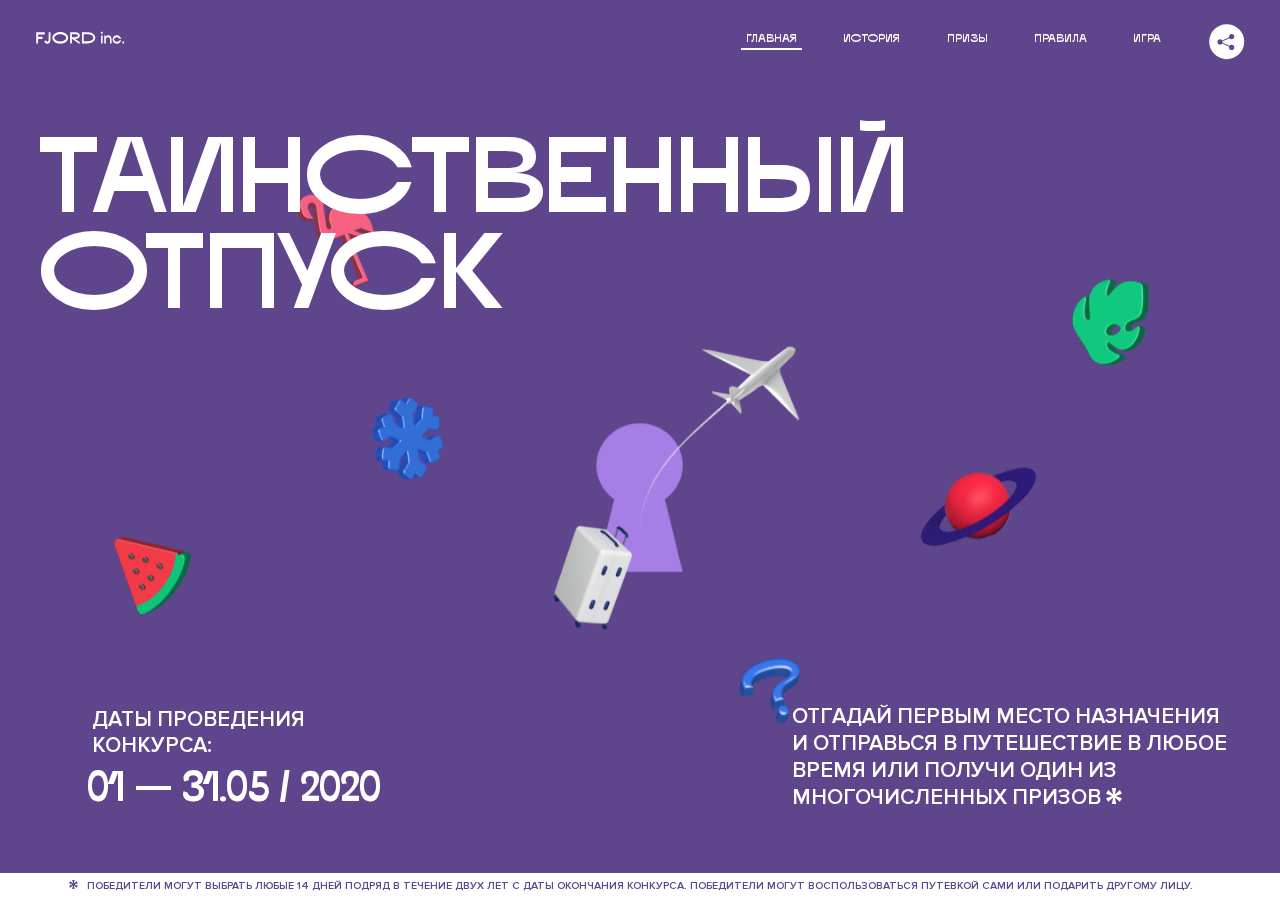
<file: 1/index.html>
<!DOCTYPE html>
<html lang="ru">
<head>
  <meta charset="UTF-8">
  <meta name="description" content="">
  <meta name="viewport" content="width=device-width, initial-scale=1.0">
  <meta http-equiv="X-UA-Compatible" content="ie=edge">
  <title>Mysterious Vacation</title>
  <link rel="stylesheet" href="css/style.min.css">
<link href="css/style.min.css" rel="stylesheet">  <base href="https://htmlacademy-animation.github.io/824625-magic-vacation-1/1/">
</head>
<body>

  <header class="page-header js-header">
    <div class="page-header__wrapper">
      <a href="#" class="page-header__logo" aria-label="Перейти на страницу FJORD.Inc">
        <svg width="100" height="15" viewBox="0 0 100 15" fill="none" xmlns="http://www.w3.org/2000/svg">
          <path d="M0.26 1.4V14H2.276V8.906H7.334V6.44H2.276V3.848H9.872V1.4H0.26ZM12.733 14.36C15.127 14.36 16.243 12.65 16.243 9.5V1.4H14.263V8.96C14.263 11.21 13.723 11.876 12.733 11.876C11.833 11.876 11.473 11.3 11.347 10.58L9.36702 10.94C9.63702 13.046 10.663 14.36 12.733 14.36ZM18.3918 7.7C18.3918 11.372 22.3878 14.36 27.3198 14.36C32.2518 14.36 36.2478 11.372 36.2478 7.7C36.2478 4.028 32.2518 1.04 27.3198 1.04C22.3878 1.04 18.3918 4.028 18.3918 7.7ZM20.6058 7.7C20.6058 5.378 23.6118 3.524 27.3198 3.524C30.9918 3.524 33.9798 5.378 33.9798 7.7C33.9798 10.004 30.9918 11.858 27.3198 11.858C23.6118 11.858 20.6058 10.004 20.6058 7.7ZM40.403 14V8.906H40.799L49.079 14.702V12.38L44.039 8.906H44.201C47.999 8.906 49.277 7.304 49.277 5.162C49.277 3.092 47.999 1.4 44.201 1.4H38.387V14H40.403ZM43.535 3.722C45.785 3.722 47.045 4.136 47.045 5.432C47.045 6.764 45.785 7.034 43.535 7.034H40.403V3.722H43.535ZM51.6936 1.382V14H57.8676C62.7456 14 66.7236 11.534 66.7236 7.7C66.7236 3.848 62.7456 1.382 57.8676 1.382H51.6936ZM53.7096 11.624V3.722H57.5436C61.5396 3.722 64.4916 5.018 64.4916 7.7C64.4916 10.238 61.5396 11.624 57.5436 11.624H53.7096ZM73.1832 14.018H74.9832V5H73.1832V14.018ZM72.9132 1.976C72.9132 2.57 73.3992 3.092 74.0832 3.092C74.7492 3.092 75.2352 2.57 75.2352 1.976C75.2352 1.382 74.7672 0.805999 74.0832 0.805999C73.3812 0.805999 72.9132 1.382 72.9132 1.976ZM76.7867 14H78.5687V9.104C78.7487 8.006 79.5947 6.962 81.0887 6.962C82.1147 6.962 83.2667 7.448 83.2667 9.554V14H85.0487V9.014C85.0487 6.152 83.2307 4.73 81.3587 4.73C79.9187 4.73 79.0727 5.558 78.5687 6.854V5H76.7867V14ZM90.9898 14.27C93.5098 14.27 95.3818 12.506 95.7238 10.328H94.0498C93.7258 11.3 92.6998 12.02 90.9898 12.02C88.8478 12.02 87.7678 10.922 87.7678 9.59C87.7678 8.24 88.8478 6.962 90.9898 6.962C92.7538 6.962 93.7978 7.844 94.0858 8.924H95.7418C95.4358 6.71 93.6178 4.73 90.9898 4.73C88.0918 4.73 86.1298 7.124 86.1298 9.59C86.1298 12.074 88.1278 14.27 90.9898 14.27ZM97.0693 12.938C97.0693 13.658 97.5553 14.144 98.2753 14.144C98.9953 14.144 99.4813 13.658 99.4813 12.938C99.4813 12.2 98.9953 11.714 98.2753 11.714C97.5553 11.714 97.0693 12.2 97.0693 12.938Z" fill="currentColor"></path>
        </svg>
      </a>
      <button class="page-header__toggler js-menu-toggler" type="button" aria-label="Управление мобильным меню"><span>Меню</span></button>
      <nav class="page-header__nav">
        <div class="page-header__menu js-menu" id="menu">
          <ul>
            <li>
              <a class="js-menu-link active" href="#top" data-href="top">главная</a>
            </li>
            <li>
              <a class="js-menu-link" href="#story" data-href="story">история</a>
            </li>
            <li>
              <a class="js-menu-link" href="#prizes" data-href="prizes">призы</a>
            </li>
            <li>
              <a class="js-menu-link" href="#rules" data-href="rules">правила</a>
            </li>
            <li>
              <a class="js-menu-link" href="#game" data-href="game">игра</a>
            </li>
          </ul>
        </div>
        <div class="page-header__social">
          <div class="social-block js-social-block">
            <button class="social-block__toggler" aria-label="Управлять блоком с социальными кнопками">
              <svg width="26" height="22" viewBox="0 0 27 22" fill="none" xmlns="http://www.w3.org/2000/svg">
                <path d="M19.6721 7.43664C21.6273 7.43664 23.213 5.85095 23.213 3.89566C23.213 1.94037 21.6273 0.354675 19.6721 0.354675C17.7168 0.354675 16.1311 1.94037 16.1311 3.89566C16.1311 4.19968 16.1728 4.49178 16.2458 4.77345L7.21751 8.95527C6.57519 8.05214 5.52303 7.46049 4.33078 7.46049C2.37549 7.46049 0.789795 9.04618 0.789795 11.0015C0.789795 12.9568 2.37549 14.5425 4.33078 14.5425C5.52303 14.5425 6.57668 13.9508 7.21751 13.0477L16.2458 17.2295C16.1743 17.5112 16.1311 17.8033 16.1311 18.1073C16.1311 20.0626 17.7168 21.6483 19.6721 21.6483C21.6273 21.6483 23.213 20.0626 23.213 18.1073C23.213 16.152 21.6273 14.5663 19.6721 14.5663C18.4798 14.5663 17.4262 15.158 16.7853 16.0611L7.75701 11.8793C7.82854 11.5976 7.87176 11.3055 7.87176 11.0015C7.87176 10.6974 7.83003 10.4053 7.75701 10.1237L16.7853 5.94186C17.4262 6.84499 18.4783 7.43664 19.6721 7.43664Z" fill="currentColor"></path>
              </svg>
            </button>
            <ul class="social-block__list">
              <li>
                <a class="social-block__link social-block__link--fb" href="#" aria-label="Мы на Facebook">
                  <svg width="8" height="17" viewBox="0 0 8 17" fill="none" xmlns="http://www.w3.org/2000/svg">
                    <path d="M4.24646 16.9899H1.09275L1.05793 8.49828H0V5.30707H1.05793V3.81124C1.05793 1.42084 2.57654 0 5.21735 0H7.41758V3.18585H5.30841C4.28262 3.18585 4.2478 3.48582 4.2478 4.24914V5.30707H7.42964L7.16716 8.49828H4.2478V16.9899H4.24646Z" fill="currentColor"></path>
                  </svg>
                </a>
              </li>
              <li>
                <a class="social-block__link social-block__link--insta" href="#" aria-label="Мы в Instagram">
                  <svg width="15" height="15" viewBox="0 0 15 15" fill="none" xmlns="http://www.w3.org/2000/svg">
                    <path d="M11.0197 0H4.19806C2.14246 0 0.471191 1.66993 0.471191 3.72285V10.5499C0.471191 12.6082 2.14112 14.2727 4.19806 14.2727H11.0197C13.0753 14.2727 14.7466 12.6082 14.7466 10.5499V3.72285C14.7466 1.67127 13.0753 0 11.0197 0ZM11.0197 12.4849H4.19806C3.13076 12.4849 2.26432 11.6158 2.26432 10.5512V3.72419C2.26432 2.65956 3.13076 1.79715 4.19806 1.79715H11.0197C12.087 1.79715 12.9535 2.6609 12.9535 3.72419V10.5512C12.9535 11.6145 12.087 12.4849 11.0197 12.4849Z" fill="currentColor"></path>
                    <path d="M7.60887 3.11084C5.38989 3.11084 3.58203 4.9187 3.58203 7.14036C3.58203 9.35532 5.38989 11.1645 7.60887 11.1645C9.83053 11.1645 11.6357 9.35666 11.6357 7.14036C11.6357 4.9187 9.83053 3.11084 7.60887 3.11084ZM7.60887 9.36871C6.37551 9.36871 5.37784 8.37372 5.37784 7.14036C5.37784 5.90699 6.37551 4.90665 7.60887 4.90665C8.83822 4.90665 9.84259 5.90833 9.84259 7.14036C9.84392 8.37238 8.83822 9.36871 7.60887 9.36871Z" fill="currentColor"></path>
                    <path d="M11.3573 2.35962C10.8256 2.35962 10.3931 2.79752 10.3931 3.32381C10.3931 3.85546 10.8256 4.29336 11.3573 4.29336C11.8862 4.29336 12.3215 3.85546 12.3215 3.32381C12.3215 2.79752 11.8862 2.35962 11.3573 2.35962Z" fill="currentColor"></path>
                  </svg>
                </a>
              </li>
              <li>
                <a class="social-block__link social-block__link--vk" href="#" aria-label="Мы ВКонтакте">
                  <svg width="17" height="10" viewBox="0 0 17 10" fill="none" xmlns="http://www.w3.org/2000/svg">
                    <path d="M14.1234 4.9002C14.1234 4.9002 16.3623 1.72708 16.5866 0.680242C16.6595 0.312285 16.4947 0.103188 16.1069 0.103188C16.1069 0.103188 14.8193 0.103188 14.168 0.103188C13.7235 0.103188 13.5587 0.293278 13.4235 0.579768C13.4235 0.579768 12.3724 2.82553 11.0969 4.24712C10.6861 4.70333 10.4781 4.84318 10.2511 4.84318C10.0646 4.84318 9.98625 4.6911 9.98625 4.27834V0.649016C9.98625 0.147997 9.92545 0.00135496 9.5066 0.00135496H6.39628C6.15578 0.00135496 6.0085 0.134417 6.0085 0.324506C6.0085 0.801084 6.73406 0.908351 6.73406 2.20231V4.87305C6.73406 5.40529 6.70569 5.61575 6.45303 5.61575C5.78016 5.61575 4.19528 3.30618 3.30623 0.678887C3.12923 0.145282 2.93737 0 2.43475 0H0.486409C0.205373 0 0 0.190085 0 0.476576C0 0.991172 0.60666 3.40801 2.99277 6.64358C4.59927 8.8201 6.70569 10 8.60269 10C9.76196 10 10.0416 9.80312 10.0416 9.31432V7.63883C10.0416 7.22607 10.2065 7.04956 10.4429 7.04956C10.7078 7.04956 11.1847 7.13238 12.2805 8.22268C13.5843 9.47862 13.6762 10 14.3896 10H16.5676C16.7919 10 17 9.89273 17 9.52342C17 9.02919 16.3623 8.15343 15.384 7.10659C14.9801 6.56755 14.3302 5.98914 14.1248 5.72301C13.8275 5.40801 13.9154 5.23014 14.1234 4.9002Z" fill="currentColor"></path>
                  </svg>
                </a>
              </li>
            </ul>
          </div>
        </div>
      </nav>
    </div>
  </header>

  <main class="page-content">

    <section class="animation-screen"></section>

    <section class="screen screen--hidden screen--intro js-scrollspy" id="top">
      <div class="screen__wrapper">
        <div class="intro">
          <h1 class="intro__title">Таинственный отпуск</h1>
          <div class="intro__content">
            <div class="intro__info">
              <p class="intro__label">Даты проведения конкурса:</p>
              <p class="intro__date">01 — 31.05 / 2020</p>
            </div>
            <div class="intro__message">
              <p>
                Отгадай первым место назначения и&nbsp;отправься в&nbsp;путешествие в&nbsp;любое время или получи один из многочисленных призов
                <svg width="16" height="16" viewBox="0 0 10 10" fill="none" xmlns="http://www.w3.org/2000/svg">
                  <path d="M0 6.35337L3.90271 4.99012L0 3.64663L1.34615 1.32374L4.44287 4.01073L3.67364 0H6.34615L5.57692 4.01073L8.65385 1.32374L10 3.64663L6.13405 4.99012L10 6.35337L8.65385 8.65651L5.57692 5.98927L6.34615 10H3.67364L4.44287 5.96952L1.34615 8.65651L0 6.35337Z" fill="currentColor"></path>
                </svg>
              </p>
            </div>
          </div>
        </div>
      </div>
      <div class="screen__footer js-footer">
        <button class="screen__footer-enlarge js-footer-toggler" type="button" aria-label="Показать сообщение">
          <svg width="10" height="10" viewBox="0 0 10 10" fill="none" xmlns="http://www.w3.org/2000/svg">
            <path d="M0 6.35337L3.90271 4.99012L0 3.64663L1.34615 1.32374L4.44287 4.01073L3.67364 0H6.34615L5.57692 4.01073L8.65385 1.32374L10 3.64663L6.13405 4.99012L10 6.35337L8.65385 8.65651L5.57692 5.98927L6.34615 10H3.67364L4.44287 5.96952L1.34615 8.65651L0 6.35337Z" fill="currentColor"></path>
          </svg>
        </button>
        <button class="screen__footer-collapse js-footer-toggler" type="button" aria-label="Скрыть сообщение">
          <svg width="13" height="13" viewBox="0 0 13 13" fill="none" xmlns="http://www.w3.org/2000/svg">
            <line x1="12.3536" y1="0.353553" x2="0.738349" y2="11.9688" stroke="currentColor"></line>
            <line x1="0.738319" y1="0.539925" x2="12.3535" y2="12.1551" stroke="currentColor"></line>
          </svg>
        </button>
        <div class="screen__footer-wrapper">
          <div class="screen__footer-announce">
            <p class="screen__footer-label">Даты проведения конкурса:</p>
            <p class="screen__footer-date">01 — 31.05 / 2020</p>
          </div>
          <div class="screen__footer-note">
            <p>
              <svg width="10" height="10" viewBox="0 0 10 10" fill="none" xmlns="http://www.w3.org/2000/svg">
                <path d="M0 6.35337L3.90271 4.99012L0 3.64663L1.34615 1.32374L4.44287 4.01073L3.67364 0H6.34615L5.57692 4.01073L8.65385 1.32374L10 3.64663L6.13405 4.99012L10 6.35337L8.65385 8.65651L5.57692 5.98927L6.34615 10H3.67364L4.44287 5.96952L1.34615 8.65651L0 6.35337Z" fill="currentColor"></path>
              </svg>
              <span>Победители могут выбрать любые 14 дней подряд в&nbsp;течение двух лет с&nbsp;даты окончания конкурса. Победители могут воспользоваться путевкой сами или подарить другому лицу.</span>
            </p>
          </div>
        </div>
      </div>
    </section>

    <section class="screen screen--hidden screen--story js-scrollspy" id="story">

      <div class="slider swiper-container js-slider">

        <div class="swiper-wrapper">

          <div class="slider__item swiper-slide">
            <h2 class="slider__item-title">История</h2>
            <p class="slider__item-text">Джеймс Таргет был основателем компании &laquo;Fjord Inc.&raquo;. С&nbsp;1965 года &laquo;Fjord Inc.&raquo; прославилась надёжными и&nbsp;удобными чемоданами и&nbsp;аксессуарами для туристов.</p>
          </div>

          <div class="slider__item swiper-slide">
            <p class="slider__item-text">Когда Джеймсу было 7&nbsp;лет, в&nbsp;их&nbsp;доме гостил дядюшка и&nbsp;развлекал детей рассказами о&nbsp;своей поездке в&nbsp;место, показавшееся малышу Таргету невероятным. Тогда Джеймс решил, что однажды посетит его, но&nbsp;не&nbsp;будет рассказывать о&nbsp;мечте, пока не&nbsp;осуществит.</p>
          </div>

          <div class="slider__item swiper-slide">
            <p class="slider__item-text">Джеймс Таргет стал увлеченным путешественником. Он&nbsp;посетил 5&nbsp;континентов, 126&nbsp;стран.</p>
          </div>

          <div class="slider__item swiper-slide">
            <p class="slider__item-text">Он&nbsp;сплавлялся по&nbsp;Амазонке и&nbsp;погружался в&nbsp;пещеры Франции, медитировал в&nbsp;горах Тибета и&nbsp;пожимал руку вождя племени Акугауа.</p>
          </div>

          <div class="slider__item swiper-slide">
            <p class="slider__item-text">Из&nbsp;своих поездок Джеймс Таргет привозил идеи, как сделать свои чемоданы &laquo;Fjord Inc.&raquo; удобными и&nbsp;приспособленными к&nbsp;разным дорожным условиям.</p>
          </div>

          <div class="slider__item swiper-slide">
            <p class="slider__item-text">Всё это время Джеймс не&nbsp;оставлял идею поездки своей мечты. Однако, как только он&nbsp;брался за&nbsp;планирование, возникали препятствия, не&nbsp;позволяющие отправиться туда.</p>
          </div>

          <div class="slider__item swiper-slide">
            <p class="slider__item-text">В&nbsp;возрасте 67&nbsp;лет Джеймс Таргет попал под лавину и&nbsp;погиб. В&nbsp;своём завещании он&nbsp;поручил отправить в&nbsp;заветное путешествие трёх смельчаков, единых с&nbsp;ним духом.</p>
          </div>

          <div class="slider__item swiper-slide">
            <p class="slider__item-text">Тех, кто сможет узнать таинственное место, задавая вопросы специально обученному ИИ&nbsp;&laquo;Соне&raquo;, ждет фантастическое путешествие.</p>
          </div>
        </div>
        <div class="slider__controls">
          <button class="slider__control slider__control--prev js-control-prev" type="button" aria-label="Показать предыдущую историю">
            <svg width="12" height="22" viewBox="0 0 12 22" fill="none" xmlns="http://www.w3.org/2000/svg">
              <path d="M11 1L1 11L11 21" stroke="currentColor" stroke-width="2" stroke-linejoin="round"></path>
            </svg>
          </button>
          <button class="slider__control slider__control--next js-control-next" type="button" aria-label="Показать следующую историю">
            <svg width="12" height="22" viewBox="0 0 12 22" fill="none" xmlns="http://www.w3.org/2000/svg">
              <path d="M1 1L11 11L1 21" stroke="currentColor" stroke-width="2" stroke-linejoin="round"></path>
            </svg>
          </button>
        </div>
        <div class="slider__pagination swiper-pagination"></div>
      </div>
    </section>

    <section class="screen screen--hidden screen--prizes js-scrollspy" id="prizes">
      <div class="screen__wrapper">
        <div class="prizes">
          <h2 class="prizes__title">ПРизы</h2>
          <div class="prizes__lead">
            <p>Найди ответ и&nbsp;получи один из&nbsp;призов:</p>
          </div>
          <ul class="prizes__list">
            <li class="prizes__item prizes__item--journeys">
              <div class="prizes__icon">
                <picture>
                  <source srcset="img/prize1-mob.svg" media="(orientation: portrait)">
                  <img src="img/prize1.svg" alt="">
                </picture>
              </div>
              <p class="prizes__desc">
                <b>3</b>
                <span>загадочных путешествия</span>
              </p>
            </li>
            <li class="prizes__item prizes__item--cases">
              <div class="prizes__icon">
                <picture>
                  <source srcset="img/prize2-mob.svg" media="(orientation: portrait)">
                  <img src="img/prize2.svg" alt="">
                </picture>
              </div>
              <p class="prizes__desc">
                <b>7</b>
                <span>надежных чемоданов</span>
              </p>
            </li>
            <li class="prizes__item prizes__item--codes">
              <div class="prizes__icon">
                <picture>
                  <source srcset="img/prize3-mob.svg" media="(orientation: portrait)">
                  <img src="img/prize3.svg" alt="">
                </picture>
              </div>
              <p class="prizes__desc">
                <b>900</b>
                <span>
                  промокодов на&nbsp;скидку 15%
                  <svg width="10" height="10" viewBox="0 0 10 10" fill="none" xmlns="http://www.w3.org/2000/svg">
                    <path d="M0 6.35337L3.90271 4.99012L0 3.64663L1.34615 1.32374L4.44287 4.01073L3.67364 0H6.34615L5.57692 4.01073L8.65385 1.32374L10 3.64663L6.13405 4.99012L10 6.35337L8.65385 8.65651L5.57692 5.98927L6.34615 10H3.67364L4.44287 5.96952L1.34615 8.65651L0 6.35337Z" fill="currentColor"></path>
                  </svg>
                </span>
              </p>
            </li>
          </ul>
        </div>
      </div>
      <div class="screen__footer js-footer">
        <button class="screen__footer-enlarge js-footer-toggler" type="button" aria-label="Показать сообщение">
          <svg width="10" height="10" viewBox="0 0 10 10" fill="none" xmlns="http://www.w3.org/2000/svg">
            <path d="M0 6.35337L3.90271 4.99012L0 3.64663L1.34615 1.32374L4.44287 4.01073L3.67364 0H6.34615L5.57692 4.01073L8.65385 1.32374L10 3.64663L6.13405 4.99012L10 6.35337L8.65385 8.65651L5.57692 5.98927L6.34615 10H3.67364L4.44287 5.96952L1.34615 8.65651L0 6.35337Z" fill="currentColor"></path>
          </svg>
        </button>
        <button class="screen__footer-collapse js-footer-toggler" type="button" aria-label="Скрыть сообщение">
          <svg width="13" height="13" viewBox="0 0 13 13" fill="none" xmlns="http://www.w3.org/2000/svg">
            <line x1="12.3536" y1="0.353553" x2="0.738349" y2="11.9688" stroke="currentColor"></line>
            <line x1="0.738319" y1="0.539925" x2="12.3535" y2="12.1551" stroke="currentColor"></line>
          </svg>
        </button>
        <div class="screen__footer-wrapper">
          <div class="screen__footer-announce">
            <p class="screen__footer-label">Даты проведения конкурса:</p>
            <p class="screen__footer-date">01 — 31.05 / 2020</p>
          </div>
          <div class="screen__footer-note">
            <p>
              <svg width="10" height="10" viewBox="0 0 10 10" fill="none" xmlns="http://www.w3.org/2000/svg">
                <path d="M0 6.35337L3.90271 4.99012L0 3.64663L1.34615 1.32374L4.44287 4.01073L3.67364 0H6.34615L5.57692 4.01073L8.65385 1.32374L10 3.64663L6.13405 4.99012L10 6.35337L8.65385 8.65651L5.57692 5.98927L6.34615 10H3.67364L4.44287 5.96952L1.34615 8.65651L0 6.35337Z" fill="currentColor"></path>
              </svg>
              <span>Скидка&nbsp;15% на&nbsp;единоразовое приобретение путёвки с&nbsp;1&nbsp;июня 2020 по&nbsp;31&nbsp;мая 2022&nbsp;года. Суммируется с&nbsp;другими акциями</span>
            </p>
          </div>
        </div>
      </div>
    </section>

    <section class="screen screen--hidden screen--rules js-scrollspy" id="rules">
      <div class="screen__wrapper">
        <div class="rules">
          <h2 class="rules__title">Правила</h2>
          <div class="rules__lead">
            <p>Для того чтобы получить наследство Джеймса Таргета, тебе нужно выведать у&nbsp;&laquo;Сони&raquo;, куда предстоит отправиться тебе в&nbsp;случае победы</p>
          </div>
          <ol class="rules__list">
            <li class="rules__item">
              <p>Тебе отводится <br>5&nbsp;минут</p>
            </li>
            <li class="rules__item">
              <p>Задавай любые вопросы в&nbsp;текстовом поле</p>
            </li>
            <li class="rules__item">
              <p>Нажимай кнопку &laquo;Узнать&raquo;, чтобы получить ответ</p>
            </li>
            <li class="rules__item">
              <p>&laquo;Соня&raquo; может отвечать только&nbsp;Да или Нет</p>
            </li>
          </ol>
          <a href="#game" class="rules__link btn">Погнали!</a>
        </div>
      </div>
      <div class="screen__disclaimer">
        <div class="disclaimer">
          <ul>
            <li>
              <a href="#">Правовая информация</a>
            </li>
            <li>
              <a href="#">Подробные правила</a>
            </li>
          </ul>
        </div>
      </div>
    </section>

    <section class="screen screen--hidden screen--game js-scrollspy" id="game">
      <div class="screen__wrapper">
        <div class="game">
          <div class="game__header">
            <h2 class="game__title">Игра</h2>
            <div class="game__counter">
              <span>05</span>:<span>00</span>
            </div>
          </div>
          <div class="game__body">
            <div class="chat">
              <div class="chat__body js-chat">
                <ul class="chat__list" id="messages"></ul>
              </div>
              <div class="chat__footer">
                <form action="#" method="post" class="form" id="message-form">
                  <label for="message-field" class="visually-hidden">Поле для ввода вопроса</label>
                  <input type="text" class="form__field" id="message-field">
                  <button class="form__button btn">
                    Узнать
                    <svg width="18" height="19" viewBox="0 0 18 19" fill="none" xmlns="http://www.w3.org/2000/svg">
                      <path stroke="currentColor" stroke-width="2" d="M9 19V1"></path>
                      <path d="M1 9l8-8 8 8" stroke="currentColor" stroke-width="2" stroke-linejoin="round"></path>
                    </svg>
                  </button>
                </form>
              </div>
            </div>
          </div>
          <!-- временные кнопки для показа результата -->
          <div class="game__buttons">
            <button class="game__button btn js-show-result" type="button" data-target="result">Положительный результат</button>
            <button class="game__button btn js-show-result" type="button" data-target="result2">Положительный результат - 2</button>
            <button class="game__button btn js-show-result" type="button" data-target="result3">Отрицательный результат</button>
          </div>
        </div>
      </div>
    </section>

    <section class="screen screen--hidden screen--result" id="result">
      <div class="screen__wrapper">
        <div class="result result--trip">
          <div class="result__image">
            <picture>
              <source srcset="img/result1-mob.png 1x, img/result1-mob@2x.png 2x" media="(max-width: 768px) and (orientation: portrait)">
              <img src="img/result1.png" srcset="img/result1@2x.png 2x" alt="">
            </picture>
          </div>
          <h2 class="result__title">
            <span class="visually-hidden">ПОбеда!</span>
            <svg xmlns="http://www.w3.org/2000/svg" viewBox="0 0 568.85 109.24">
              <path d="M16,24.44V92H2.6V8H75V92H61.52V24.44H16Z" transform="translate(-2.1 -1.5)" fill="none" stroke="currentColor"></path>
              <path d="M148.76,5.6c32.88,0,59.52,19.92,59.52,44.4s-26.64,44.4-59.52,44.4S89.24,74.48,89.24,50,115.88,5.6,148.76,5.6Zm0,72.12c24.48,0,44.4-12.36,44.4-27.72s-19.92-27.84-44.4-27.84C124,22.16,104,34.52,104,50S124,77.72,148.76,77.72Z" transform="translate(-2.1 -1.5)" fill="none" stroke="currentColor"></path>
              <path d="M287.36,8V24.44H236v14.4h25.32c25.44,0,34,11.16,34,26.52,0,15.6-8.52,26.64-34,26.64H222.56V8h64.8ZM256.88,76.52c15.12,0,23.52-2,23.52-11.52S272,54.44,256.88,54.44H236V76.52h20.88Z" transform="translate(-2.1 -1.5)" fill="none" stroke="currentColor"></path>
              <path d="M371.47,8V24.44H320.84V41.6h33.6V58h-33.6V75.56h50.64V92H307.4V8h64.08Z" transform="translate(-2.1 -1.5)" fill="none" stroke="currentColor"></path>
              <path d="M382.39,110.24V75.56h7.44c4.56-4.68,7.8-18.36,8.76-56L399,8h48.6V75.56h10v34.68H442.87V92H397v18.24H382.39Zm51.72-34.68V24.44H411.55v3.12c-0.48,22.44-3.24,37.68-7.2,48h29.76Z" transform="translate(-2.1 -1.5)" fill="none" stroke="currentColor"></path>
              <path d="M463.75,92l28-84h27.12l28.08,84H533.47l-7.8-23.52h-37.8L480.07,92H463.75Zm56.64-40L507,11.84,493.51,52h26.88Z" transform="translate(-2.1 -1.5)" fill="none" stroke="currentColor"></path>
              <path d="M554.12,70.4L555.55,2H569l1.44,68.4H554.12Zm8.28,6.36c4.8,0,8,3.24,8,8.16a8,8,0,1,1-16.08,0C554.35,80,557.59,76.76,562.39,76.76Z" transform="translate(-2.1 -1.5)" fill="none" stroke="currentColor"></path>
            </svg>
          </h2>
          <div class="result__text">
            <p>ты&nbsp;отправляешься в&nbsp;Арктику!</p>
          </div>
          <div class="result__form">
            <form action="#" method="post" class="form form--result">
              <label for="email-field" class="form__label">зарегистрируй результат</label>
              <input type="email" class="form__field" id="email-field" placeholder="e-mail для регистации результата и получения приза" required="">
              <button class="form__button btn">
                отправить
                <svg width="18" height="19" viewBox="0 0 18 19" fill="none" xmlns="http://www.w3.org/2000/svg">
                  <path stroke="currentColor" stroke-width="2" d="M9 19V1"></path>
                  <path d="M1 9l8-8 8 8" stroke="currentColor" stroke-width="2" stroke-linejoin="round"></path>
                </svg>
              </button>
            </form>
          </div>
        </div>
      </div>
    </section>

    <section class="screen screen--hidden screen--result" id="result2">
      <div class="screen__wrapper">
        <div class="result result--prize">
          <div class="result__image">
            <picture>
              <source srcset="img/result2-mob.png 1x, img/result2-mob@2x.png 2x" media="(max-width: 768px) and (orientation: portrait)">
              <img src="img/result2.png" srcset="img/result2@2x.png 2x" alt="">
            </picture>
          </div>
          <h2 class="result__title">
            <span class="visually-hidden">ПОбеда!</span>
            <svg xmlns="http://www.w3.org/2000/svg" viewBox="0 0 568.85 109.24">
              <path d="M16,24.44V92H2.6V8H75V92H61.52V24.44H16Z" transform="translate(-2.1 -1.5)" fill="none" stroke="currentColor"></path>
              <path d="M148.76,5.6c32.88,0,59.52,19.92,59.52,44.4s-26.64,44.4-59.52,44.4S89.24,74.48,89.24,50,115.88,5.6,148.76,5.6Zm0,72.12c24.48,0,44.4-12.36,44.4-27.72s-19.92-27.84-44.4-27.84C124,22.16,104,34.52,104,50S124,77.72,148.76,77.72Z" transform="translate(-2.1 -1.5)" fill="none" stroke="currentColor"></path>
              <path d="M287.36,8V24.44H236v14.4h25.32c25.44,0,34,11.16,34,26.52,0,15.6-8.52,26.64-34,26.64H222.56V8h64.8ZM256.88,76.52c15.12,0,23.52-2,23.52-11.52S272,54.44,256.88,54.44H236V76.52h20.88Z" transform="translate(-2.1 -1.5)" fill="none" stroke="currentColor"></path>
              <path d="M371.47,8V24.44H320.84V41.6h33.6V58h-33.6V75.56h50.64V92H307.4V8h64.08Z" transform="translate(-2.1 -1.5)" fill="none" stroke="currentColor"></path>
              <path d="M382.39,110.24V75.56h7.44c4.56-4.68,7.8-18.36,8.76-56L399,8h48.6V75.56h10v34.68H442.87V92H397v18.24H382.39Zm51.72-34.68V24.44H411.55v3.12c-0.48,22.44-3.24,37.68-7.2,48h29.76Z" transform="translate(-2.1 -1.5)" fill="none" stroke="currentColor"></path>
              <path d="M463.75,92l28-84h27.12l28.08,84H533.47l-7.8-23.52h-37.8L480.07,92H463.75Zm56.64-40L507,11.84,493.51,52h26.88Z" transform="translate(-2.1 -1.5)" fill="none" stroke="currentColor"></path>
              <path d="M554.12,70.4L555.55,2H569l1.44,68.4H554.12Zm8.28,6.36c4.8,0,8,3.24,8,8.16a8,8,0,1,1-16.08,0C554.35,80,557.59,76.76,562.39,76.76Z" transform="translate(-2.1 -1.5)" fill="none" stroke="currentColor"></path>
            </svg>
          </h2>
          <div class="result__text">
            <p>чемодан &laquo;Fjord&nbsp;Inc.&raquo;&nbsp;твой</p>
          </div>
          <div class="result__form">
            <form action="#" method="post" class="form form--result">
              <label for="email-field2" class="form__label">зарегистрируй результат</label>
              <input type="email" class="form__field" id="email-field2" placeholder="e-mail для регистации результата и получения приза" required="">
              <button class="form__button btn">
                отправить
                <svg width="18" height="19" viewBox="0 0 18 19" fill="none" xmlns="http://www.w3.org/2000/svg">
                  <path stroke="currentColor" stroke-width="2" d="M9 19V1"></path>
                  <path d="M1 9l8-8 8 8" stroke="currentColor" stroke-width="2" stroke-linejoin="round"></path>
                </svg>
              </button>
            </form>
          </div>
        </div>
      </div>
    </section>

    <section class="screen screen--hidden screen--result" id="result3">
      <div class="screen__wrapper">
        <div class="result result--negative">
          <div class="result__image">
            <picture>
              <source srcset="img/result3-mob.png 1x, img/result3-mob@2x.png 2x" media="(max-width: 768px) and (orientation: portrait)">
              <img src="img/result3.png" srcset="img/result3@2x.png 2x" alt="">
            </picture>
          </div>
          <h2 class="result__title">
            <span class="visually-hidden">Не угадал!</span>
            <svg xmlns="http://www.w3.org/2000/svg" viewBox="0 0 660.77 109.24">
              <path d="M2.66,92V8H16.1V42.2H53.3V8H66.74V92H53.3V58.64H16.1V92H2.66Z" transform="translate(-2.16 -1.5)" fill="none" stroke="currentColor"></path>
              <path d="M147.62,8V24.44H97V41.6h33.6V58H97V75.56h50.64V92H83.54V8h64.08Z" transform="translate(-2.16 -1.5)" fill="none" stroke="currentColor"></path>
              <path d="M199.22,8l20.52,42.36L235.34,8h16.44l-31,84H204.38l9.48-25.92L185.78,8h13.44Z" transform="translate(-2.16 -1.5)" fill="none" stroke="currentColor"></path>
              <path d="M273.74,24.44V92H260.3V8h50.16V24.44H273.74Z" transform="translate(-2.16 -1.5)" fill="none" stroke="currentColor"></path>
              <path d="M307.1,92l28-84h27.12l28.08,84H376.82L369,68.48h-37.8L323.42,92H307.1Zm56.64-40L350.3,11.84,336.86,52h26.88Z" transform="translate(-2.16 -1.5)" fill="none" stroke="currentColor"></path>
              <path d="M396.38,110.24V75.56h7.44c4.56-4.68,7.8-18.36,8.76-56L412.94,8h48.6V75.56h10v34.68H456.86V92H411v18.24H396.38ZM448.1,75.56V24.44H425.54v3.12c-0.48,22.44-3.24,37.68-7.2,48H448.1Z" transform="translate(-2.16 -1.5)" fill="none" stroke="currentColor"></path>
              <path d="M477.74,92l28-84h27.12L560.9,92H547.46l-7.8-23.52h-37.8L494.06,92H477.74Zm56.64-40-13.44-40.2L507.5,52h26.88Z" transform="translate(-2.16 -1.5)" fill="none" stroke="currentColor"></path>
              <path d="M568.7,76.88a13.77,13.77,0,0,0,5,1c6.6,0,10.44-6.24,12-58.32L586.22,8h46.2V92H619V24.44H598.82l-0.12,3.12C597.14,81,589,94.4,573.74,94.4a28.55,28.55,0,0,1-6.72-.84Z" transform="translate(-2.16 -1.5)" fill="none" stroke="currentColor"></path>
              <path d="M646.1,70.4L647.54,2H661l1.44,68.4H646.1Zm8.28,6.36c4.8,0,8,3.24,8,8.16a8,8,0,0,1-16.08,0C646.34,80,649.58,76.76,654.38,76.76Z" transform="translate(-2.16 -1.5)" fill="none" stroke="currentColor"></path>
            </svg>
          </h2>
          <button class="result__button js-play" type="button">
            не сдавайся!
            <span>
              <svg width="27" height="22" viewBox="0 0 27 22" fill="none" xmlns="http://www.w3.org/2000/svg">
                <path d="M10.6899 1.47998C5.42992 1.47998 1.16992 5.73998 1.16992 11C1.16992 16.26 5.42992 20.52 10.6899 20.52C15.9499 20.52 20.2099 16.26 20.2099 11V7.13998" stroke="currentColor" stroke-width="2" stroke-miterlimit="10"></path>
                <path d="M15.1099 12.5099L20.1499 7.13989L25.3099 12.6299" stroke="currentColor" stroke-width="2" stroke-miterlimit="10" stroke-linejoin="round"></path>
              </svg>
            </span>
          </button>
        </div>
      </div>
    </section>

  </main>

<script src="js/script.js"></script></body>
</html>
</file>
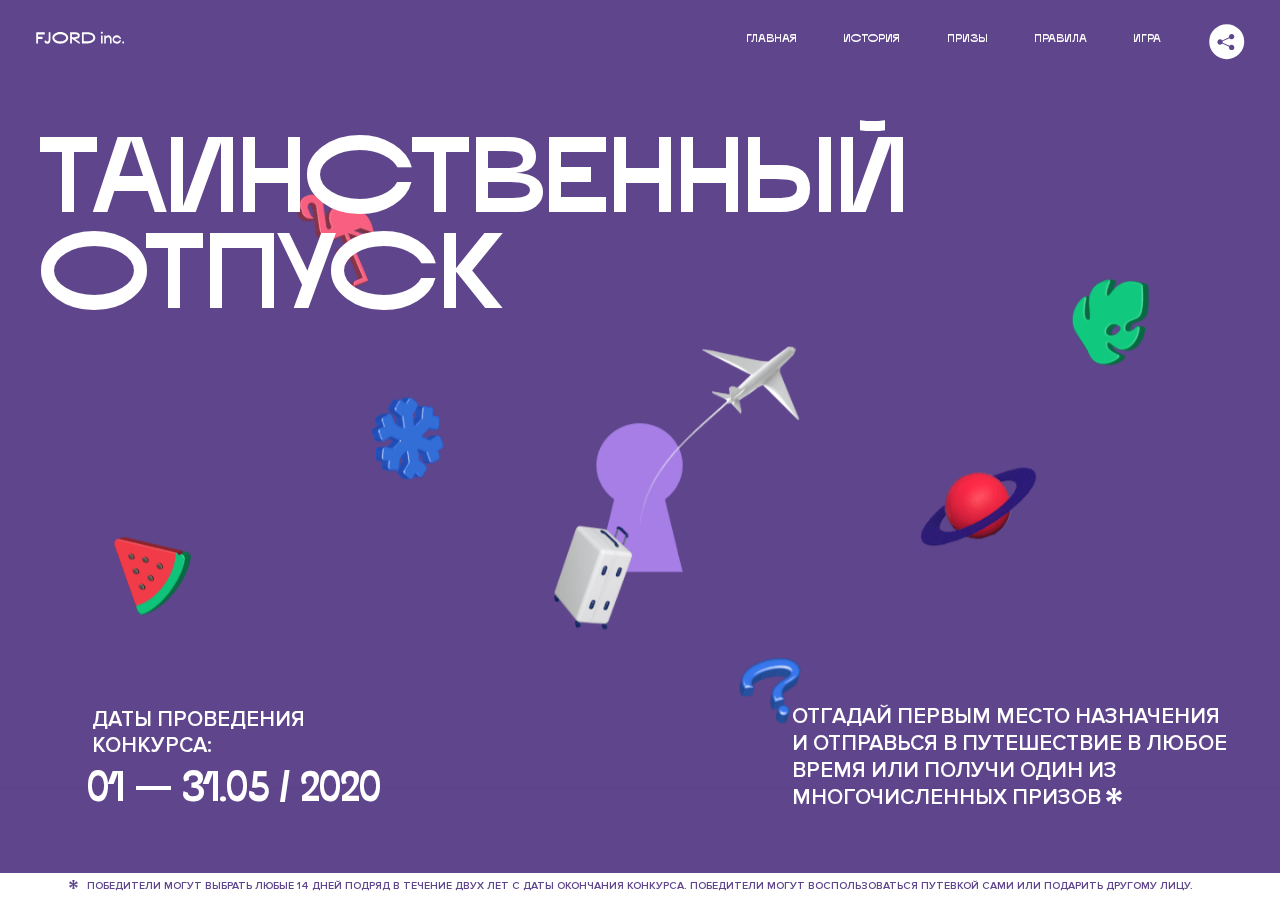
<file: 2/index.html>
<!DOCTYPE html>
<html lang="ru">
<head>
  <meta charset="UTF-8">
  <meta name="description" content="">
  <meta name="viewport" content="width=device-width, initial-scale=1.0">
  <meta http-equiv="X-UA-Compatible" content="ie=edge">
  <title>Mysterious Vacation</title>
  <link rel="stylesheet" href="css/style.min.css">
<link href="css/style.min.css" rel="stylesheet">  <base href="https://htmlacademy-animation.github.io/824625-magic-vacation-1/2/">
</head>
<body>

  <header class="page-header js-header">
    <div class="page-header__wrapper">
      <a href="#" class="page-header__logo js-header-logo" aria-label="Перейти на страницу FJORD.Inc">
        <svg width="100" height="15" viewBox="0 0 100 15" fill="none" xmlns="http://www.w3.org/2000/svg">
          <path d="M0.26 1.4V14H2.276V8.906H7.334V6.44H2.276V3.848H9.872V1.4H0.26ZM12.733 14.36C15.127 14.36 16.243 12.65 16.243 9.5V1.4H14.263V8.96C14.263 11.21 13.723 11.876 12.733 11.876C11.833 11.876 11.473 11.3 11.347 10.58L9.36702 10.94C9.63702 13.046 10.663 14.36 12.733 14.36ZM18.3918 7.7C18.3918 11.372 22.3878 14.36 27.3198 14.36C32.2518 14.36 36.2478 11.372 36.2478 7.7C36.2478 4.028 32.2518 1.04 27.3198 1.04C22.3878 1.04 18.3918 4.028 18.3918 7.7ZM20.6058 7.7C20.6058 5.378 23.6118 3.524 27.3198 3.524C30.9918 3.524 33.9798 5.378 33.9798 7.7C33.9798 10.004 30.9918 11.858 27.3198 11.858C23.6118 11.858 20.6058 10.004 20.6058 7.7ZM40.403 14V8.906H40.799L49.079 14.702V12.38L44.039 8.906H44.201C47.999 8.906 49.277 7.304 49.277 5.162C49.277 3.092 47.999 1.4 44.201 1.4H38.387V14H40.403ZM43.535 3.722C45.785 3.722 47.045 4.136 47.045 5.432C47.045 6.764 45.785 7.034 43.535 7.034H40.403V3.722H43.535ZM51.6936 1.382V14H57.8676C62.7456 14 66.7236 11.534 66.7236 7.7C66.7236 3.848 62.7456 1.382 57.8676 1.382H51.6936ZM53.7096 11.624V3.722H57.5436C61.5396 3.722 64.4916 5.018 64.4916 7.7C64.4916 10.238 61.5396 11.624 57.5436 11.624H53.7096ZM73.1832 14.018H74.9832V5H73.1832V14.018ZM72.9132 1.976C72.9132 2.57 73.3992 3.092 74.0832 3.092C74.7492 3.092 75.2352 2.57 75.2352 1.976C75.2352 1.382 74.7672 0.805999 74.0832 0.805999C73.3812 0.805999 72.9132 1.382 72.9132 1.976ZM76.7867 14H78.5687V9.104C78.7487 8.006 79.5947 6.962 81.0887 6.962C82.1147 6.962 83.2667 7.448 83.2667 9.554V14H85.0487V9.014C85.0487 6.152 83.2307 4.73 81.3587 4.73C79.9187 4.73 79.0727 5.558 78.5687 6.854V5H76.7867V14ZM90.9898 14.27C93.5098 14.27 95.3818 12.506 95.7238 10.328H94.0498C93.7258 11.3 92.6998 12.02 90.9898 12.02C88.8478 12.02 87.7678 10.922 87.7678 9.59C87.7678 8.24 88.8478 6.962 90.9898 6.962C92.7538 6.962 93.7978 7.844 94.0858 8.924H95.7418C95.4358 6.71 93.6178 4.73 90.9898 4.73C88.0918 4.73 86.1298 7.124 86.1298 9.59C86.1298 12.074 88.1278 14.27 90.9898 14.27ZM97.0693 12.938C97.0693 13.658 97.5553 14.144 98.2753 14.144C98.9953 14.144 99.4813 13.658 99.4813 12.938C99.4813 12.2 98.9953 11.714 98.2753 11.714C97.5553 11.714 97.0693 12.2 97.0693 12.938Z" fill="currentColor"></path>
        </svg>
      </a>
      <button class="page-header__toggler js-menu-toggler" type="button" aria-label="Управление мобильным меню"><span>Меню</span></button>
      <nav class="page-header__nav js-header-nav">
        <div class="page-header__menu js-menu" id="menu">
          <ul>
            <li>
              <a class="js-menu-link active" href="#top" data-href="top">главная</a>
            </li>
            <li>
              <a class="js-menu-link" href="#story" data-href="story">история</a>
            </li>
            <li>
              <a class="js-menu-link" href="#prizes" data-href="prizes">призы</a>
            </li>
            <li>
              <a class="js-menu-link" href="#rules" data-href="rules">правила</a>
            </li>
            <li>
              <a class="js-menu-link" href="#game" data-href="game">игра</a>
            </li>
          </ul>
        </div>
        <div class="page-header__social">
          <div class="social-block js-social-block">
            <button class="social-block__toggler" aria-label="Управлять блоком с социальными кнопками">
              <svg width="26" height="22" viewBox="0 0 27 22" fill="none" xmlns="http://www.w3.org/2000/svg">
                <path d="M19.6721 7.43664C21.6273 7.43664 23.213 5.85095 23.213 3.89566C23.213 1.94037 21.6273 0.354675 19.6721 0.354675C17.7168 0.354675 16.1311 1.94037 16.1311 3.89566C16.1311 4.19968 16.1728 4.49178 16.2458 4.77345L7.21751 8.95527C6.57519 8.05214 5.52303 7.46049 4.33078 7.46049C2.37549 7.46049 0.789795 9.04618 0.789795 11.0015C0.789795 12.9568 2.37549 14.5425 4.33078 14.5425C5.52303 14.5425 6.57668 13.9508 7.21751 13.0477L16.2458 17.2295C16.1743 17.5112 16.1311 17.8033 16.1311 18.1073C16.1311 20.0626 17.7168 21.6483 19.6721 21.6483C21.6273 21.6483 23.213 20.0626 23.213 18.1073C23.213 16.152 21.6273 14.5663 19.6721 14.5663C18.4798 14.5663 17.4262 15.158 16.7853 16.0611L7.75701 11.8793C7.82854 11.5976 7.87176 11.3055 7.87176 11.0015C7.87176 10.6974 7.83003 10.4053 7.75701 10.1237L16.7853 5.94186C17.4262 6.84499 18.4783 7.43664 19.6721 7.43664Z" fill="currentColor"></path>
              </svg>
            </button>
            <ul class="social-block__list">
              <li>
                <a class="social-block__link social-block__link--fb" href="#" aria-label="Мы на Facebook">
                  <svg width="8" height="17" viewBox="0 0 8 17" fill="none" xmlns="http://www.w3.org/2000/svg">
                    <path d="M4.24646 16.9899H1.09275L1.05793 8.49828H0V5.30707H1.05793V3.81124C1.05793 1.42084 2.57654 0 5.21735 0H7.41758V3.18585H5.30841C4.28262 3.18585 4.2478 3.48582 4.2478 4.24914V5.30707H7.42964L7.16716 8.49828H4.2478V16.9899H4.24646Z" fill="currentColor"></path>
                  </svg>
                </a>
              </li>
              <li>
                <a class="social-block__link social-block__link--insta" href="#" aria-label="Мы в Instagram">
                  <svg width="15" height="15" viewBox="0 0 15 15" fill="none" xmlns="http://www.w3.org/2000/svg">
                    <path d="M11.0197 0H4.19806C2.14246 0 0.471191 1.66993 0.471191 3.72285V10.5499C0.471191 12.6082 2.14112 14.2727 4.19806 14.2727H11.0197C13.0753 14.2727 14.7466 12.6082 14.7466 10.5499V3.72285C14.7466 1.67127 13.0753 0 11.0197 0ZM11.0197 12.4849H4.19806C3.13076 12.4849 2.26432 11.6158 2.26432 10.5512V3.72419C2.26432 2.65956 3.13076 1.79715 4.19806 1.79715H11.0197C12.087 1.79715 12.9535 2.6609 12.9535 3.72419V10.5512C12.9535 11.6145 12.087 12.4849 11.0197 12.4849Z" fill="currentColor"></path>
                    <path d="M7.60887 3.11084C5.38989 3.11084 3.58203 4.9187 3.58203 7.14036C3.58203 9.35532 5.38989 11.1645 7.60887 11.1645C9.83053 11.1645 11.6357 9.35666 11.6357 7.14036C11.6357 4.9187 9.83053 3.11084 7.60887 3.11084ZM7.60887 9.36871C6.37551 9.36871 5.37784 8.37372 5.37784 7.14036C5.37784 5.90699 6.37551 4.90665 7.60887 4.90665C8.83822 4.90665 9.84259 5.90833 9.84259 7.14036C9.84392 8.37238 8.83822 9.36871 7.60887 9.36871Z" fill="currentColor"></path>
                    <path d="M11.3573 2.35962C10.8256 2.35962 10.3931 2.79752 10.3931 3.32381C10.3931 3.85546 10.8256 4.29336 11.3573 4.29336C11.8862 4.29336 12.3215 3.85546 12.3215 3.32381C12.3215 2.79752 11.8862 2.35962 11.3573 2.35962Z" fill="currentColor"></path>
                  </svg>
                </a>
              </li>
              <li>
                <a class="social-block__link social-block__link--vk" href="#" aria-label="Мы ВКонтакте">
                  <svg width="17" height="10" viewBox="0 0 17 10" fill="none" xmlns="http://www.w3.org/2000/svg">
                    <path d="M14.1234 4.9002C14.1234 4.9002 16.3623 1.72708 16.5866 0.680242C16.6595 0.312285 16.4947 0.103188 16.1069 0.103188C16.1069 0.103188 14.8193 0.103188 14.168 0.103188C13.7235 0.103188 13.5587 0.293278 13.4235 0.579768C13.4235 0.579768 12.3724 2.82553 11.0969 4.24712C10.6861 4.70333 10.4781 4.84318 10.2511 4.84318C10.0646 4.84318 9.98625 4.6911 9.98625 4.27834V0.649016C9.98625 0.147997 9.92545 0.00135496 9.5066 0.00135496H6.39628C6.15578 0.00135496 6.0085 0.134417 6.0085 0.324506C6.0085 0.801084 6.73406 0.908351 6.73406 2.20231V4.87305C6.73406 5.40529 6.70569 5.61575 6.45303 5.61575C5.78016 5.61575 4.19528 3.30618 3.30623 0.678887C3.12923 0.145282 2.93737 0 2.43475 0H0.486409C0.205373 0 0 0.190085 0 0.476576C0 0.991172 0.60666 3.40801 2.99277 6.64358C4.59927 8.8201 6.70569 10 8.60269 10C9.76196 10 10.0416 9.80312 10.0416 9.31432V7.63883C10.0416 7.22607 10.2065 7.04956 10.4429 7.04956C10.7078 7.04956 11.1847 7.13238 12.2805 8.22268C13.5843 9.47862 13.6762 10 14.3896 10H16.5676C16.7919 10 17 9.89273 17 9.52342C17 9.02919 16.3623 8.15343 15.384 7.10659C14.9801 6.56755 14.3302 5.98914 14.1248 5.72301C13.8275 5.40801 13.9154 5.23014 14.1234 4.9002Z" fill="currentColor"></path>
                  </svg>
                </a>
              </li>
            </ul>
          </div>
        </div>
      </nav>
    </div>
  </header>

  <main class="page-content">

    <section class="animation-screen"></section>

    <section class="screen screen--hidden screen--intro js-scrollspy" id="top">
      <div class="screen__wrapper">
        <div class="intro">
          <h1 class="intro__title">Таинственный отпуск</h1>
          <div class="intro__content">
            <div class="intro__info">
              <p class="intro__label">Даты проведения конкурса:</p>
              <p class="intro__date">01 — 31.05 / 2020</p>
            </div>
            <div class="intro__message">
              <p>
                Отгадай первым место назначения и&nbsp;отправься в&nbsp;путешествие в&nbsp;любое время или получи один из многочисленных призов
                <svg width="16" height="16" viewBox="0 0 10 10" fill="none" xmlns="http://www.w3.org/2000/svg">
                  <path d="M0 6.35337L3.90271 4.99012L0 3.64663L1.34615 1.32374L4.44287 4.01073L3.67364 0H6.34615L5.57692 4.01073L8.65385 1.32374L10 3.64663L6.13405 4.99012L10 6.35337L8.65385 8.65651L5.57692 5.98927L6.34615 10H3.67364L4.44287 5.96952L1.34615 8.65651L0 6.35337Z" fill="currentColor"></path>
                </svg>
              </p>
            </div>
          </div>
        </div>
      </div>
      <div class="screen__footer js-footer">
        <button class="screen__footer-enlarge js-footer-toggler" type="button" aria-label="Показать сообщение">
          <svg width="10" height="10" viewBox="0 0 10 10" fill="none" xmlns="http://www.w3.org/2000/svg">
            <path d="M0 6.35337L3.90271 4.99012L0 3.64663L1.34615 1.32374L4.44287 4.01073L3.67364 0H6.34615L5.57692 4.01073L8.65385 1.32374L10 3.64663L6.13405 4.99012L10 6.35337L8.65385 8.65651L5.57692 5.98927L6.34615 10H3.67364L4.44287 5.96952L1.34615 8.65651L0 6.35337Z" fill="currentColor"></path>
          </svg>
        </button>
        <button class="screen__footer-collapse js-footer-toggler" type="button" aria-label="Скрыть сообщение">
          <svg width="13" height="13" viewBox="0 0 13 13" fill="none" xmlns="http://www.w3.org/2000/svg">
            <line x1="12.3536" y1="0.353553" x2="0.738349" y2="11.9688" stroke="currentColor"></line>
            <line x1="0.738319" y1="0.539925" x2="12.3535" y2="12.1551" stroke="currentColor"></line>
          </svg>
        </button>
        <div class="screen__footer-wrapper">
          <div class="screen__footer-announce">
            <p class="screen__footer-label">Даты проведения конкурса:</p>
            <p class="screen__footer-date">01 — 31.05 / 2020</p>
          </div>
          <div class="screen__footer-note">
            <p>
              <svg width="10" height="10" viewBox="0 0 10 10" fill="none" xmlns="http://www.w3.org/2000/svg">
                <path d="M0 6.35337L3.90271 4.99012L0 3.64663L1.34615 1.32374L4.44287 4.01073L3.67364 0H6.34615L5.57692 4.01073L8.65385 1.32374L10 3.64663L6.13405 4.99012L10 6.35337L8.65385 8.65651L5.57692 5.98927L6.34615 10H3.67364L4.44287 5.96952L1.34615 8.65651L0 6.35337Z" fill="currentColor"></path>
              </svg>
              <span>Победители могут выбрать любые 14 дней подряд в&nbsp;течение двух лет с&nbsp;даты окончания конкурса. Победители могут воспользоваться путевкой сами или подарить другому лицу.</span>
            </p>
          </div>
        </div>
      </div>
    </section>

    <section class="screen screen--hidden screen--story js-scrollspy" id="story">

      <div class="slider swiper-container js-slider">

        <div class="swiper-wrapper">

          <div class="slider__item swiper-slide">
            <h2 class="slider__item-title">История</h2>
            <p class="slider__item-text">Джеймс Таргет был основателем компании &laquo;Fjord Inc.&raquo;. С&nbsp;1965 года &laquo;Fjord Inc.&raquo; прославилась надёжными и&nbsp;удобными чемоданами и&nbsp;аксессуарами для туристов.</p>
          </div>

          <div class="slider__item swiper-slide">
            <p class="slider__item-text">Когда Джеймсу было 7&nbsp;лет, в&nbsp;их&nbsp;доме гостил дядюшка и&nbsp;развлекал детей рассказами о&nbsp;своей поездке в&nbsp;место, показавшееся малышу Таргету невероятным. Тогда Джеймс решил, что однажды посетит его, но&nbsp;не&nbsp;будет рассказывать о&nbsp;мечте, пока не&nbsp;осуществит.</p>
          </div>

          <div class="slider__item swiper-slide">
            <p class="slider__item-text">Джеймс Таргет стал увлеченным путешественником. Он&nbsp;посетил 5&nbsp;континентов, 126&nbsp;стран.</p>
          </div>

          <div class="slider__item swiper-slide">
            <p class="slider__item-text">Он&nbsp;сплавлялся по&nbsp;Амазонке и&nbsp;погружался в&nbsp;пещеры Франции, медитировал в&nbsp;горах Тибета и&nbsp;пожимал руку вождя племени Акугауа.</p>
          </div>

          <div class="slider__item swiper-slide">
            <p class="slider__item-text">Из&nbsp;своих поездок Джеймс Таргет привозил идеи, как сделать свои чемоданы &laquo;Fjord Inc.&raquo; удобными и&nbsp;приспособленными к&nbsp;разным дорожным условиям.</p>
          </div>

          <div class="slider__item swiper-slide">
            <p class="slider__item-text">Всё это время Джеймс не&nbsp;оставлял идею поездки своей мечты. Однако, как только он&nbsp;брался за&nbsp;планирование, возникали препятствия, не&nbsp;позволяющие отправиться туда.</p>
          </div>

          <div class="slider__item swiper-slide">
            <p class="slider__item-text">В&nbsp;возрасте 67&nbsp;лет Джеймс Таргет попал под лавину и&nbsp;погиб. В&nbsp;своём завещании он&nbsp;поручил отправить в&nbsp;заветное путешествие трёх смельчаков, единых с&nbsp;ним духом.</p>
          </div>

          <div class="slider__item swiper-slide">
            <p class="slider__item-text">Тех, кто сможет узнать таинственное место, задавая вопросы специально обученному ИИ&nbsp;&laquo;Соне&raquo;, ждет фантастическое путешествие.</p>
          </div>
        </div>
        <div class="slider__controls">
          <button class="slider__control slider__control--prev js-control-prev" type="button" aria-label="Показать предыдущую историю">
            <svg width="12" height="22" viewBox="0 0 12 22" fill="none" xmlns="http://www.w3.org/2000/svg">
              <path d="M11 1L1 11L11 21" stroke="currentColor" stroke-width="2" stroke-linejoin="round"></path>
            </svg>
          </button>
          <button class="slider__control slider__control--next js-control-next" type="button" aria-label="Показать следующую историю">
            <svg width="12" height="22" viewBox="0 0 12 22" fill="none" xmlns="http://www.w3.org/2000/svg">
              <path d="M1 1L11 11L1 21" stroke="currentColor" stroke-width="2" stroke-linejoin="round"></path>
            </svg>
          </button>
        </div>
        <div class="slider__pagination swiper-pagination"></div>
      </div>
    </section>

    <section class="screen screen--hidden screen--prizes js-scrollspy" id="prizes">
      <div class="screen__wrapper">
        <div class="prizes">
          <h2 class="prizes__title">ПРизы</h2>
          <div class="prizes__lead">
            <p>Найди ответ и&nbsp;получи один из&nbsp;призов:</p>
          </div>
          <ul class="prizes__list">
            <li class="prizes__item prizes__item--journeys">
              <div class="prizes__icon">
                <picture>
                  <source srcset="img/prize1-mob.svg" media="(orientation: portrait)">
                  <img src="img/prize1.svg" alt="">
                </picture>
              </div>
              <p class="prizes__desc">
                <b>3</b>
                <span>загадочных путешествия</span>
              </p>
            </li>
            <li class="prizes__item prizes__item--cases">
              <div class="prizes__icon">
                <picture>
                  <source srcset="img/prize2-mob.svg" media="(orientation: portrait)">
                  <img src="img/prize2.svg" alt="">
                </picture>
              </div>
              <p class="prizes__desc">
                <b>7</b>
                <span>надежных чемоданов</span>
              </p>
            </li>
            <li class="prizes__item prizes__item--codes">
              <div class="prizes__icon">
                <picture>
                  <source srcset="img/prize3-mob.svg" media="(orientation: portrait)">
                  <img src="img/prize3.svg" alt="">
                </picture>
              </div>
              <p class="prizes__desc">
                <b>900</b>
                <span>
                  промокодов на&nbsp;скидку 15%
                  <svg width="10" height="10" viewBox="0 0 10 10" fill="none" xmlns="http://www.w3.org/2000/svg">
                    <path d="M0 6.35337L3.90271 4.99012L0 3.64663L1.34615 1.32374L4.44287 4.01073L3.67364 0H6.34615L5.57692 4.01073L8.65385 1.32374L10 3.64663L6.13405 4.99012L10 6.35337L8.65385 8.65651L5.57692 5.98927L6.34615 10H3.67364L4.44287 5.96952L1.34615 8.65651L0 6.35337Z" fill="currentColor"></path>
                  </svg>
                </span>
              </p>
            </li>
          </ul>
        </div>
      </div>
      <div class="screen__footer js-footer">
        <button class="screen__footer-enlarge js-footer-toggler" type="button" aria-label="Показать сообщение">
          <svg width="10" height="10" viewBox="0 0 10 10" fill="none" xmlns="http://www.w3.org/2000/svg">
            <path d="M0 6.35337L3.90271 4.99012L0 3.64663L1.34615 1.32374L4.44287 4.01073L3.67364 0H6.34615L5.57692 4.01073L8.65385 1.32374L10 3.64663L6.13405 4.99012L10 6.35337L8.65385 8.65651L5.57692 5.98927L6.34615 10H3.67364L4.44287 5.96952L1.34615 8.65651L0 6.35337Z" fill="currentColor"></path>
          </svg>
        </button>
        <button class="screen__footer-collapse js-footer-toggler" type="button" aria-label="Скрыть сообщение">
          <svg width="13" height="13" viewBox="0 0 13 13" fill="none" xmlns="http://www.w3.org/2000/svg">
            <line x1="12.3536" y1="0.353553" x2="0.738349" y2="11.9688" stroke="currentColor"></line>
            <line x1="0.738319" y1="0.539925" x2="12.3535" y2="12.1551" stroke="currentColor"></line>
          </svg>
        </button>
        <div class="screen__footer-wrapper">
          <div class="screen__footer-announce">
            <p class="screen__footer-label">Даты проведения конкурса:</p>
            <p class="screen__footer-date">01 — 31.05 / 2020</p>
          </div>
          <div class="screen__footer-note">
            <p>
              <svg width="10" height="10" viewBox="0 0 10 10" fill="none" xmlns="http://www.w3.org/2000/svg">
                <path d="M0 6.35337L3.90271 4.99012L0 3.64663L1.34615 1.32374L4.44287 4.01073L3.67364 0H6.34615L5.57692 4.01073L8.65385 1.32374L10 3.64663L6.13405 4.99012L10 6.35337L8.65385 8.65651L5.57692 5.98927L6.34615 10H3.67364L4.44287 5.96952L1.34615 8.65651L0 6.35337Z" fill="currentColor"></path>
              </svg>
              <span>Скидка&nbsp;15% на&nbsp;единоразовое приобретение путёвки с&nbsp;1&nbsp;июня 2020 по&nbsp;31&nbsp;мая 2022&nbsp;года. Суммируется с&nbsp;другими акциями</span>
            </p>
          </div>
        </div>
      </div>
    </section>

    <section class="screen screen--hidden screen--rules js-scrollspy" id="rules">
      <div class="screen__wrapper">
        <div class="rules">
          <h2 class="rules__title">Правила</h2>
          <div class="rules__lead">
            <p>Для того чтобы получить наследство Джеймса Таргета, тебе нужно выведать у&nbsp;&laquo;Сони&raquo;, куда предстоит отправиться тебе в&nbsp;случае победы</p>
          </div>
          <ol class="rules__list">
            <li class="rules__item">
              <p>Тебе отводится <br>5&nbsp;минут</p>
            </li>
            <li class="rules__item">
              <p>Задавай любые вопросы в&nbsp;текстовом поле</p>
            </li>
            <li class="rules__item">
              <p>Нажимай кнопку &laquo;Узнать&raquo;, чтобы получить ответ</p>
            </li>
            <li class="rules__item">
              <p>&laquo;Соня&raquo; может отвечать только&nbsp;Да или Нет</p>
            </li>
          </ol>
          <a href="#game" class="rules__link btn">Погнали!</a>
        </div>
      </div>
      <div class="screen__disclaimer">
        <div class="disclaimer">
          <ul>
            <li>
              <a href="#">Правовая информация</a>
            </li>
            <li>
              <a href="#">Подробные правила</a>
            </li>
          </ul>
        </div>
      </div>
    </section>

    <section class="screen screen--hidden screen--game js-scrollspy" id="game">
      <div class="screen__wrapper">
        <div class="game">
          <div class="game__header">
            <h2 class="game__title">Игра</h2>
            <div class="game__counter">
              <span>05</span>:<span>00</span>
            </div>
          </div>
          <div class="game__body">
            <div class="chat">
              <div class="chat__body js-chat">
                <ul class="chat__list" id="messages"></ul>
              </div>
              <div class="chat__footer">
                <form action="#" method="post" class="form" id="message-form">
                  <label for="message-field" class="visually-hidden">Поле для ввода вопроса</label>
                  <input type="text" class="form__field" id="message-field">
                  <button class="form__button btn">
                    Узнать
                    <svg width="18" height="19" viewBox="0 0 18 19" fill="none" xmlns="http://www.w3.org/2000/svg">
                      <path stroke="currentColor" stroke-width="2" d="M9 19V1"></path>
                      <path d="M1 9l8-8 8 8" stroke="currentColor" stroke-width="2" stroke-linejoin="round"></path>
                    </svg>
                  </button>
                </form>
              </div>
            </div>
          </div>
          <!-- временные кнопки для показа результата -->
          <div class="game__buttons">
            <button class="game__button btn js-show-result" type="button" data-target="result">Положительный результат</button>
            <button class="game__button btn js-show-result" type="button" data-target="result2">Положительный результат - 2</button>
            <button class="game__button btn js-show-result" type="button" data-target="result3">Отрицательный результат</button>
          </div>
        </div>
      </div>
    </section>

    <section class="screen screen--hidden screen--result" id="result">
      <div class="screen__wrapper">
        <div class="result result--trip">
          <div class="result__image">
            <picture>
              <source srcset="img/result1-mob.png 1x, img/result1-mob@2x.png 2x" media="(max-width: 768px) and (orientation: portrait)">
              <img src="img/result1.png" srcset="img/result1@2x.png 2x" alt="">
            </picture>
          </div>
          <h2 class="result__title">
            <span class="visually-hidden">ПОбеда!</span>
            <svg xmlns="http://www.w3.org/2000/svg" viewBox="0 0 568.85 109.24">
              <path d="M16,24.44V92H2.6V8H75V92H61.52V24.44H16Z" transform="translate(-2.1 -1.5)" fill="none" stroke="currentColor"></path>
              <path d="M148.76,5.6c32.88,0,59.52,19.92,59.52,44.4s-26.64,44.4-59.52,44.4S89.24,74.48,89.24,50,115.88,5.6,148.76,5.6Zm0,72.12c24.48,0,44.4-12.36,44.4-27.72s-19.92-27.84-44.4-27.84C124,22.16,104,34.52,104,50S124,77.72,148.76,77.72Z" transform="translate(-2.1 -1.5)" fill="none" stroke="currentColor"></path>
              <path d="M287.36,8V24.44H236v14.4h25.32c25.44,0,34,11.16,34,26.52,0,15.6-8.52,26.64-34,26.64H222.56V8h64.8ZM256.88,76.52c15.12,0,23.52-2,23.52-11.52S272,54.44,256.88,54.44H236V76.52h20.88Z" transform="translate(-2.1 -1.5)" fill="none" stroke="currentColor"></path>
              <path d="M371.47,8V24.44H320.84V41.6h33.6V58h-33.6V75.56h50.64V92H307.4V8h64.08Z" transform="translate(-2.1 -1.5)" fill="none" stroke="currentColor"></path>
              <path d="M382.39,110.24V75.56h7.44c4.56-4.68,7.8-18.36,8.76-56L399,8h48.6V75.56h10v34.68H442.87V92H397v18.24H382.39Zm51.72-34.68V24.44H411.55v3.12c-0.48,22.44-3.24,37.68-7.2,48h29.76Z" transform="translate(-2.1 -1.5)" fill="none" stroke="currentColor"></path>
              <path d="M463.75,92l28-84h27.12l28.08,84H533.47l-7.8-23.52h-37.8L480.07,92H463.75Zm56.64-40L507,11.84,493.51,52h26.88Z" transform="translate(-2.1 -1.5)" fill="none" stroke="currentColor"></path>
              <path d="M554.12,70.4L555.55,2H569l1.44,68.4H554.12Zm8.28,6.36c4.8,0,8,3.24,8,8.16a8,8,0,1,1-16.08,0C554.35,80,557.59,76.76,562.39,76.76Z" transform="translate(-2.1 -1.5)" fill="none" stroke="currentColor"></path>
            </svg>
          </h2>
          <div class="result__text">
            <p>ты&nbsp;отправляешься в&nbsp;Арктику!</p>
          </div>
          <div class="result__form">
            <form action="#" method="post" class="form form--result">
              <label for="email-field" class="form__label">зарегистрируй результат</label>
              <input type="email" class="form__field" id="email-field" placeholder="e-mail для регистации результата и получения приза" required="">
              <button class="form__button btn">
                отправить
                <svg width="18" height="19" viewBox="0 0 18 19" fill="none" xmlns="http://www.w3.org/2000/svg">
                  <path stroke="currentColor" stroke-width="2" d="M9 19V1"></path>
                  <path d="M1 9l8-8 8 8" stroke="currentColor" stroke-width="2" stroke-linejoin="round"></path>
                </svg>
              </button>
            </form>
          </div>
        </div>
      </div>
    </section>

    <section class="screen screen--hidden screen--result" id="result2">
      <div class="screen__wrapper">
        <div class="result result--prize">
          <div class="result__image">
            <picture>
              <source srcset="img/result2-mob.png 1x, img/result2-mob@2x.png 2x" media="(max-width: 768px) and (orientation: portrait)">
              <img src="img/result2.png" srcset="img/result2@2x.png 2x" alt="">
            </picture>
          </div>
          <h2 class="result__title">
            <span class="visually-hidden">ПОбеда!</span>
            <svg xmlns="http://www.w3.org/2000/svg" viewBox="0 0 568.85 109.24">
              <path d="M16,24.44V92H2.6V8H75V92H61.52V24.44H16Z" transform="translate(-2.1 -1.5)" fill="none" stroke="currentColor"></path>
              <path d="M148.76,5.6c32.88,0,59.52,19.92,59.52,44.4s-26.64,44.4-59.52,44.4S89.24,74.48,89.24,50,115.88,5.6,148.76,5.6Zm0,72.12c24.48,0,44.4-12.36,44.4-27.72s-19.92-27.84-44.4-27.84C124,22.16,104,34.52,104,50S124,77.72,148.76,77.72Z" transform="translate(-2.1 -1.5)" fill="none" stroke="currentColor"></path>
              <path d="M287.36,8V24.44H236v14.4h25.32c25.44,0,34,11.16,34,26.52,0,15.6-8.52,26.64-34,26.64H222.56V8h64.8ZM256.88,76.52c15.12,0,23.52-2,23.52-11.52S272,54.44,256.88,54.44H236V76.52h20.88Z" transform="translate(-2.1 -1.5)" fill="none" stroke="currentColor"></path>
              <path d="M371.47,8V24.44H320.84V41.6h33.6V58h-33.6V75.56h50.64V92H307.4V8h64.08Z" transform="translate(-2.1 -1.5)" fill="none" stroke="currentColor"></path>
              <path d="M382.39,110.24V75.56h7.44c4.56-4.68,7.8-18.36,8.76-56L399,8h48.6V75.56h10v34.68H442.87V92H397v18.24H382.39Zm51.72-34.68V24.44H411.55v3.12c-0.48,22.44-3.24,37.68-7.2,48h29.76Z" transform="translate(-2.1 -1.5)" fill="none" stroke="currentColor"></path>
              <path d="M463.75,92l28-84h27.12l28.08,84H533.47l-7.8-23.52h-37.8L480.07,92H463.75Zm56.64-40L507,11.84,493.51,52h26.88Z" transform="translate(-2.1 -1.5)" fill="none" stroke="currentColor"></path>
              <path d="M554.12,70.4L555.55,2H569l1.44,68.4H554.12Zm8.28,6.36c4.8,0,8,3.24,8,8.16a8,8,0,1,1-16.08,0C554.35,80,557.59,76.76,562.39,76.76Z" transform="translate(-2.1 -1.5)" fill="none" stroke="currentColor"></path>
            </svg>
          </h2>
          <div class="result__text">
            <p>чемодан &laquo;Fjord&nbsp;Inc.&raquo;&nbsp;твой</p>
          </div>
          <div class="result__form">
            <form action="#" method="post" class="form form--result">
              <label for="email-field2" class="form__label">зарегистрируй результат</label>
              <input type="email" class="form__field" id="email-field2" placeholder="e-mail для регистации результата и получения приза" required="">
              <button class="form__button btn">
                отправить
                <svg width="18" height="19" viewBox="0 0 18 19" fill="none" xmlns="http://www.w3.org/2000/svg">
                  <path stroke="currentColor" stroke-width="2" d="M9 19V1"></path>
                  <path d="M1 9l8-8 8 8" stroke="currentColor" stroke-width="2" stroke-linejoin="round"></path>
                </svg>
              </button>
            </form>
          </div>
        </div>
      </div>
    </section>

    <section class="screen screen--hidden screen--result" id="result3">
      <div class="screen__wrapper">
        <div class="result result--negative">
          <div class="result__image">
            <picture>
              <source srcset="img/result3-mob.png 1x, img/result3-mob@2x.png 2x" media="(max-width: 768px) and (orientation: portrait)">
              <img src="img/result3.png" srcset="img/result3@2x.png 2x" alt="">
            </picture>
          </div>
          <h2 class="result__title">
            <span class="visually-hidden">Не угадал!</span>
            <svg xmlns="http://www.w3.org/2000/svg" viewBox="0 0 660.77 109.24">
              <path d="M2.66,92V8H16.1V42.2H53.3V8H66.74V92H53.3V58.64H16.1V92H2.66Z" transform="translate(-2.16 -1.5)" fill="none" stroke="currentColor"></path>
              <path d="M147.62,8V24.44H97V41.6h33.6V58H97V75.56h50.64V92H83.54V8h64.08Z" transform="translate(-2.16 -1.5)" fill="none" stroke="currentColor"></path>
              <path d="M199.22,8l20.52,42.36L235.34,8h16.44l-31,84H204.38l9.48-25.92L185.78,8h13.44Z" transform="translate(-2.16 -1.5)" fill="none" stroke="currentColor"></path>
              <path d="M273.74,24.44V92H260.3V8h50.16V24.44H273.74Z" transform="translate(-2.16 -1.5)" fill="none" stroke="currentColor"></path>
              <path d="M307.1,92l28-84h27.12l28.08,84H376.82L369,68.48h-37.8L323.42,92H307.1Zm56.64-40L350.3,11.84,336.86,52h26.88Z" transform="translate(-2.16 -1.5)" fill="none" stroke="currentColor"></path>
              <path d="M396.38,110.24V75.56h7.44c4.56-4.68,7.8-18.36,8.76-56L412.94,8h48.6V75.56h10v34.68H456.86V92H411v18.24H396.38ZM448.1,75.56V24.44H425.54v3.12c-0.48,22.44-3.24,37.68-7.2,48H448.1Z" transform="translate(-2.16 -1.5)" fill="none" stroke="currentColor"></path>
              <path d="M477.74,92l28-84h27.12L560.9,92H547.46l-7.8-23.52h-37.8L494.06,92H477.74Zm56.64-40-13.44-40.2L507.5,52h26.88Z" transform="translate(-2.16 -1.5)" fill="none" stroke="currentColor"></path>
              <path d="M568.7,76.88a13.77,13.77,0,0,0,5,1c6.6,0,10.44-6.24,12-58.32L586.22,8h46.2V92H619V24.44H598.82l-0.12,3.12C597.14,81,589,94.4,573.74,94.4a28.55,28.55,0,0,1-6.72-.84Z" transform="translate(-2.16 -1.5)" fill="none" stroke="currentColor"></path>
              <path d="M646.1,70.4L647.54,2H661l1.44,68.4H646.1Zm8.28,6.36c4.8,0,8,3.24,8,8.16a8,8,0,0,1-16.08,0C646.34,80,649.58,76.76,654.38,76.76Z" transform="translate(-2.16 -1.5)" fill="none" stroke="currentColor"></path>
            </svg>
          </h2>
          <button class="result__button js-play" type="button">
            не сдавайся!
            <span>
              <svg width="27" height="22" viewBox="0 0 27 22" fill="none" xmlns="http://www.w3.org/2000/svg">
                <path d="M10.6899 1.47998C5.42992 1.47998 1.16992 5.73998 1.16992 11C1.16992 16.26 5.42992 20.52 10.6899 20.52C15.9499 20.52 20.2099 16.26 20.2099 11V7.13998" stroke="currentColor" stroke-width="2" stroke-miterlimit="10"></path>
                <path d="M15.1099 12.5099L20.1499 7.13989L25.3099 12.6299" stroke="currentColor" stroke-width="2" stroke-miterlimit="10" stroke-linejoin="round"></path>
              </svg>
            </span>
          </button>
        </div>
      </div>
    </section>

  </main>

<script src="js/script.js"></script></body>
</html>
</file>
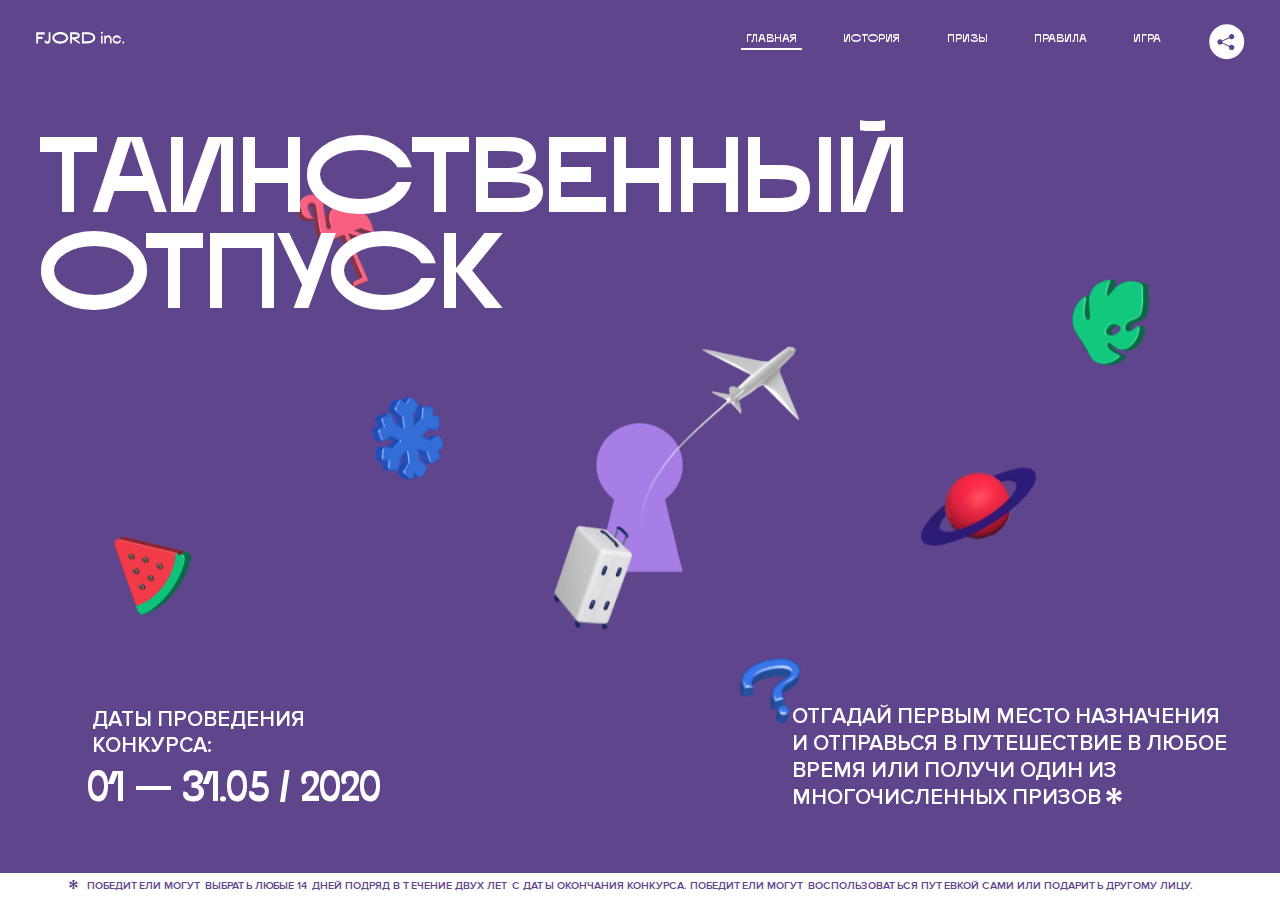
<file: 3/index.html>
<!DOCTYPE html>
<html lang="ru">
<head>
  <meta charset="UTF-8">
  <meta name="description" content="">
  <meta name="viewport" content="width=device-width, initial-scale=1.0">
  <meta http-equiv="X-UA-Compatible" content="ie=edge">
  <title>Mysterious Vacation</title>
  <link rel="stylesheet" href="css/style.min.css">
<link href="css/style.min.css" rel="stylesheet">  <base href="https://htmlacademy-animation.github.io/824625-magic-vacation-1/3/">
</head>
<body>

  <header class="page-header js-header">
    <div class="page-header__wrapper">
      <a href="#" class="page-header__logo" aria-label="Перейти на страницу FJORD.Inc">
        <svg width="100" height="15" viewBox="0 0 100 15" fill="none" xmlns="http://www.w3.org/2000/svg">
          <path d="M0.26 1.4V14H2.276V8.906H7.334V6.44H2.276V3.848H9.872V1.4H0.26ZM12.733 14.36C15.127 14.36 16.243 12.65 16.243 9.5V1.4H14.263V8.96C14.263 11.21 13.723 11.876 12.733 11.876C11.833 11.876 11.473 11.3 11.347 10.58L9.36702 10.94C9.63702 13.046 10.663 14.36 12.733 14.36ZM18.3918 7.7C18.3918 11.372 22.3878 14.36 27.3198 14.36C32.2518 14.36 36.2478 11.372 36.2478 7.7C36.2478 4.028 32.2518 1.04 27.3198 1.04C22.3878 1.04 18.3918 4.028 18.3918 7.7ZM20.6058 7.7C20.6058 5.378 23.6118 3.524 27.3198 3.524C30.9918 3.524 33.9798 5.378 33.9798 7.7C33.9798 10.004 30.9918 11.858 27.3198 11.858C23.6118 11.858 20.6058 10.004 20.6058 7.7ZM40.403 14V8.906H40.799L49.079 14.702V12.38L44.039 8.906H44.201C47.999 8.906 49.277 7.304 49.277 5.162C49.277 3.092 47.999 1.4 44.201 1.4H38.387V14H40.403ZM43.535 3.722C45.785 3.722 47.045 4.136 47.045 5.432C47.045 6.764 45.785 7.034 43.535 7.034H40.403V3.722H43.535ZM51.6936 1.382V14H57.8676C62.7456 14 66.7236 11.534 66.7236 7.7C66.7236 3.848 62.7456 1.382 57.8676 1.382H51.6936ZM53.7096 11.624V3.722H57.5436C61.5396 3.722 64.4916 5.018 64.4916 7.7C64.4916 10.238 61.5396 11.624 57.5436 11.624H53.7096ZM73.1832 14.018H74.9832V5H73.1832V14.018ZM72.9132 1.976C72.9132 2.57 73.3992 3.092 74.0832 3.092C74.7492 3.092 75.2352 2.57 75.2352 1.976C75.2352 1.382 74.7672 0.805999 74.0832 0.805999C73.3812 0.805999 72.9132 1.382 72.9132 1.976ZM76.7867 14H78.5687V9.104C78.7487 8.006 79.5947 6.962 81.0887 6.962C82.1147 6.962 83.2667 7.448 83.2667 9.554V14H85.0487V9.014C85.0487 6.152 83.2307 4.73 81.3587 4.73C79.9187 4.73 79.0727 5.558 78.5687 6.854V5H76.7867V14ZM90.9898 14.27C93.5098 14.27 95.3818 12.506 95.7238 10.328H94.0498C93.7258 11.3 92.6998 12.02 90.9898 12.02C88.8478 12.02 87.7678 10.922 87.7678 9.59C87.7678 8.24 88.8478 6.962 90.9898 6.962C92.7538 6.962 93.7978 7.844 94.0858 8.924H95.7418C95.4358 6.71 93.6178 4.73 90.9898 4.73C88.0918 4.73 86.1298 7.124 86.1298 9.59C86.1298 12.074 88.1278 14.27 90.9898 14.27ZM97.0693 12.938C97.0693 13.658 97.5553 14.144 98.2753 14.144C98.9953 14.144 99.4813 13.658 99.4813 12.938C99.4813 12.2 98.9953 11.714 98.2753 11.714C97.5553 11.714 97.0693 12.2 97.0693 12.938Z" fill="currentColor"></path>
        </svg>
      </a>
      <button class="page-header__toggler js-menu-toggler" type="button" aria-label="Управление мобильным меню"><span>Меню</span></button>
      <nav class="page-header__nav">
        <div class="page-header__menu js-menu" id="menu">
          <ul>
            <li>
              <a class="js-menu-link active" href="#top" data-href="top">главная</a>
            </li>
            <li>
              <a class="js-menu-link" href="#story" data-href="story">история</a>
            </li>
            <li>
              <a class="js-menu-link" href="#prizes" data-href="prizes">призы</a>
            </li>
            <li>
              <a class="js-menu-link" href="#rules" data-href="rules">правила</a>
            </li>
            <li>
              <a class="js-menu-link" href="#game" data-href="game">игра</a>
            </li>
          </ul>
        </div>
        <div class="page-header__social">
          <div class="social-block js-social-block">
            <button class="social-block__toggler" aria-label="Управлять блоком с социальными кнопками">
              <svg width="26" height="22" viewBox="0 0 27 22" fill="none" xmlns="http://www.w3.org/2000/svg">
                <path d="M19.6721 7.43664C21.6273 7.43664 23.213 5.85095 23.213 3.89566C23.213 1.94037 21.6273 0.354675 19.6721 0.354675C17.7168 0.354675 16.1311 1.94037 16.1311 3.89566C16.1311 4.19968 16.1728 4.49178 16.2458 4.77345L7.21751 8.95527C6.57519 8.05214 5.52303 7.46049 4.33078 7.46049C2.37549 7.46049 0.789795 9.04618 0.789795 11.0015C0.789795 12.9568 2.37549 14.5425 4.33078 14.5425C5.52303 14.5425 6.57668 13.9508 7.21751 13.0477L16.2458 17.2295C16.1743 17.5112 16.1311 17.8033 16.1311 18.1073C16.1311 20.0626 17.7168 21.6483 19.6721 21.6483C21.6273 21.6483 23.213 20.0626 23.213 18.1073C23.213 16.152 21.6273 14.5663 19.6721 14.5663C18.4798 14.5663 17.4262 15.158 16.7853 16.0611L7.75701 11.8793C7.82854 11.5976 7.87176 11.3055 7.87176 11.0015C7.87176 10.6974 7.83003 10.4053 7.75701 10.1237L16.7853 5.94186C17.4262 6.84499 18.4783 7.43664 19.6721 7.43664Z" fill="currentColor"></path>
              </svg>
            </button>
            <ul class="social-block__list">
              <li>
                <a class="social-block__link social-block__link--fb" href="#" aria-label="Мы на Facebook">
                  <svg width="8" height="17" viewBox="0 0 8 17" fill="none" xmlns="http://www.w3.org/2000/svg">
                    <path d="M4.24646 16.9899H1.09275L1.05793 8.49828H0V5.30707H1.05793V3.81124C1.05793 1.42084 2.57654 0 5.21735 0H7.41758V3.18585H5.30841C4.28262 3.18585 4.2478 3.48582 4.2478 4.24914V5.30707H7.42964L7.16716 8.49828H4.2478V16.9899H4.24646Z" fill="currentColor"></path>
                  </svg>
                </a>
              </li>
              <li>
                <a class="social-block__link social-block__link--insta" href="#" aria-label="Мы в Instagram">
                  <svg width="15" height="15" viewBox="0 0 15 15" fill="none" xmlns="http://www.w3.org/2000/svg">
                    <path d="M11.0197 0H4.19806C2.14246 0 0.471191 1.66993 0.471191 3.72285V10.5499C0.471191 12.6082 2.14112 14.2727 4.19806 14.2727H11.0197C13.0753 14.2727 14.7466 12.6082 14.7466 10.5499V3.72285C14.7466 1.67127 13.0753 0 11.0197 0ZM11.0197 12.4849H4.19806C3.13076 12.4849 2.26432 11.6158 2.26432 10.5512V3.72419C2.26432 2.65956 3.13076 1.79715 4.19806 1.79715H11.0197C12.087 1.79715 12.9535 2.6609 12.9535 3.72419V10.5512C12.9535 11.6145 12.087 12.4849 11.0197 12.4849Z" fill="currentColor"></path>
                    <path d="M7.60887 3.11084C5.38989 3.11084 3.58203 4.9187 3.58203 7.14036C3.58203 9.35532 5.38989 11.1645 7.60887 11.1645C9.83053 11.1645 11.6357 9.35666 11.6357 7.14036C11.6357 4.9187 9.83053 3.11084 7.60887 3.11084ZM7.60887 9.36871C6.37551 9.36871 5.37784 8.37372 5.37784 7.14036C5.37784 5.90699 6.37551 4.90665 7.60887 4.90665C8.83822 4.90665 9.84259 5.90833 9.84259 7.14036C9.84392 8.37238 8.83822 9.36871 7.60887 9.36871Z" fill="currentColor"></path>
                    <path d="M11.3573 2.35962C10.8256 2.35962 10.3931 2.79752 10.3931 3.32381C10.3931 3.85546 10.8256 4.29336 11.3573 4.29336C11.8862 4.29336 12.3215 3.85546 12.3215 3.32381C12.3215 2.79752 11.8862 2.35962 11.3573 2.35962Z" fill="currentColor"></path>
                  </svg>
                </a>
              </li>
              <li>
                <a class="social-block__link social-block__link--vk" href="#" aria-label="Мы ВКонтакте">
                  <svg width="17" height="10" viewBox="0 0 17 10" fill="none" xmlns="http://www.w3.org/2000/svg">
                    <path d="M14.1234 4.9002C14.1234 4.9002 16.3623 1.72708 16.5866 0.680242C16.6595 0.312285 16.4947 0.103188 16.1069 0.103188C16.1069 0.103188 14.8193 0.103188 14.168 0.103188C13.7235 0.103188 13.5587 0.293278 13.4235 0.579768C13.4235 0.579768 12.3724 2.82553 11.0969 4.24712C10.6861 4.70333 10.4781 4.84318 10.2511 4.84318C10.0646 4.84318 9.98625 4.6911 9.98625 4.27834V0.649016C9.98625 0.147997 9.92545 0.00135496 9.5066 0.00135496H6.39628C6.15578 0.00135496 6.0085 0.134417 6.0085 0.324506C6.0085 0.801084 6.73406 0.908351 6.73406 2.20231V4.87305C6.73406 5.40529 6.70569 5.61575 6.45303 5.61575C5.78016 5.61575 4.19528 3.30618 3.30623 0.678887C3.12923 0.145282 2.93737 0 2.43475 0H0.486409C0.205373 0 0 0.190085 0 0.476576C0 0.991172 0.60666 3.40801 2.99277 6.64358C4.59927 8.8201 6.70569 10 8.60269 10C9.76196 10 10.0416 9.80312 10.0416 9.31432V7.63883C10.0416 7.22607 10.2065 7.04956 10.4429 7.04956C10.7078 7.04956 11.1847 7.13238 12.2805 8.22268C13.5843 9.47862 13.6762 10 14.3896 10H16.5676C16.7919 10 17 9.89273 17 9.52342C17 9.02919 16.3623 8.15343 15.384 7.10659C14.9801 6.56755 14.3302 5.98914 14.1248 5.72301C13.8275 5.40801 13.9154 5.23014 14.1234 4.9002Z" fill="currentColor"></path>
                  </svg>
                </a>
              </li>
            </ul>
          </div>
        </div>
      </nav>
    </div>
  </header>

  <main class="page-content">

    <section class="animation-screen"></section>

    <section class="screen screen--hidden screen--intro js-scrollspy" id="top">
      <div class="screen__wrapper">
        <div class="intro">
          <h1 class="intro__title">Таинственный отпуск</h1>
          <div class="intro__content">
            <div class="intro__info">
              <p class="intro__label">Даты проведения конкурса:</p>
              <p class="intro__date">01 — 31.05 / 2020</p>
            </div>
            <div class="intro__message">
              <p>
                Отгадай первым место назначения и&nbsp;отправься в&nbsp;путешествие в&nbsp;любое время или получи один из многочисленных призов
                <svg width="16" height="16" viewBox="0 0 10 10" fill="none" xmlns="http://www.w3.org/2000/svg">
                  <path d="M0 6.35337L3.90271 4.99012L0 3.64663L1.34615 1.32374L4.44287 4.01073L3.67364 0H6.34615L5.57692 4.01073L8.65385 1.32374L10 3.64663L6.13405 4.99012L10 6.35337L8.65385 8.65651L5.57692 5.98927L6.34615 10H3.67364L4.44287 5.96952L1.34615 8.65651L0 6.35337Z" fill="currentColor"></path>
                </svg>
              </p>
            </div>
          </div>
        </div>
      </div>
      <div class="screen__footer js-footer">
        <button class="screen__footer-enlarge js-footer-toggler" type="button" aria-label="Показать сообщение">
          <svg width="10" height="10" viewBox="0 0 10 10" fill="none" xmlns="http://www.w3.org/2000/svg">
            <path d="M0 6.35337L3.90271 4.99012L0 3.64663L1.34615 1.32374L4.44287 4.01073L3.67364 0H6.34615L5.57692 4.01073L8.65385 1.32374L10 3.64663L6.13405 4.99012L10 6.35337L8.65385 8.65651L5.57692 5.98927L6.34615 10H3.67364L4.44287 5.96952L1.34615 8.65651L0 6.35337Z" fill="currentColor"></path>
          </svg>
        </button>
        <button class="screen__footer-collapse js-footer-toggler" type="button" aria-label="Скрыть сообщение">
          <svg width="13" height="13" viewBox="0 0 13 13" fill="none" xmlns="http://www.w3.org/2000/svg">
            <line x1="12.3536" y1="0.353553" x2="0.738349" y2="11.9688" stroke="currentColor"></line>
            <line x1="0.738319" y1="0.539925" x2="12.3535" y2="12.1551" stroke="currentColor"></line>
          </svg>
        </button>
        <div class="screen__footer-wrapper">
          <div class="screen__footer-announce">
            <p class="screen__footer-label">Даты проведения конкурса:</p>
            <p class="screen__footer-date">01 — 31.05 / 2020</p>
          </div>
          <div class="screen__footer-note">
            <p>
              <svg width="10" height="10" viewBox="0 0 10 10" fill="none" xmlns="http://www.w3.org/2000/svg">
                <path d="M0 6.35337L3.90271 4.99012L0 3.64663L1.34615 1.32374L4.44287 4.01073L3.67364 0H6.34615L5.57692 4.01073L8.65385 1.32374L10 3.64663L6.13405 4.99012L10 6.35337L8.65385 8.65651L5.57692 5.98927L6.34615 10H3.67364L4.44287 5.96952L1.34615 8.65651L0 6.35337Z" fill="currentColor"></path>
              </svg>
              <span>Победители могут выбрать любые 14 дней подряд в&nbsp;течение двух лет с&nbsp;даты окончания конкурса. Победители могут воспользоваться путевкой сами или подарить другому лицу.</span>
            </p>
          </div>
        </div>
      </div>
    </section>

    <section class="screen screen--hidden screen--story js-scrollspy" id="story">

      <div class="slider swiper-container js-slider">

        <div class="swiper-wrapper">

          <div class="slider__item swiper-slide">
            <h2 class="slider__item-title">История</h2>
            <p class="slider__item-text">Джеймс Таргет был основателем компании &laquo;Fjord Inc.&raquo;. С&nbsp;1965 года &laquo;Fjord Inc.&raquo; прославилась надёжными и&nbsp;удобными чемоданами и&nbsp;аксессуарами для туристов.</p>
          </div>

          <div class="slider__item swiper-slide">
            <p class="slider__item-text">Когда Джеймсу было 7&nbsp;лет, в&nbsp;их&nbsp;доме гостил дядюшка и&nbsp;развлекал детей рассказами о&nbsp;своей поездке в&nbsp;место, показавшееся малышу Таргету невероятным. Тогда Джеймс решил, что однажды посетит его, но&nbsp;не&nbsp;будет рассказывать о&nbsp;мечте, пока не&nbsp;осуществит.</p>
          </div>

          <div class="slider__item swiper-slide">
            <p class="slider__item-text">Джеймс Таргет стал увлеченным путешественником. Он&nbsp;посетил 5&nbsp;континентов, 126&nbsp;стран.</p>
          </div>

          <div class="slider__item swiper-slide">
            <p class="slider__item-text">Он&nbsp;сплавлялся по&nbsp;Амазонке и&nbsp;погружался в&nbsp;пещеры Франции, медитировал в&nbsp;горах Тибета и&nbsp;пожимал руку вождя племени Акугауа.</p>
          </div>

          <div class="slider__item swiper-slide">
            <p class="slider__item-text">Из&nbsp;своих поездок Джеймс Таргет привозил идеи, как сделать свои чемоданы &laquo;Fjord Inc.&raquo; удобными и&nbsp;приспособленными к&nbsp;разным дорожным условиям.</p>
          </div>

          <div class="slider__item swiper-slide">
            <p class="slider__item-text">Всё это время Джеймс не&nbsp;оставлял идею поездки своей мечты. Однако, как только он&nbsp;брался за&nbsp;планирование, возникали препятствия, не&nbsp;позволяющие отправиться туда.</p>
          </div>

          <div class="slider__item swiper-slide">
            <p class="slider__item-text">В&nbsp;возрасте 67&nbsp;лет Джеймс Таргет попал под лавину и&nbsp;погиб. В&nbsp;своём завещании он&nbsp;поручил отправить в&nbsp;заветное путешествие трёх смельчаков, единых с&nbsp;ним духом.</p>
          </div>

          <div class="slider__item swiper-slide">
            <p class="slider__item-text">Тех, кто сможет узнать таинственное место, задавая вопросы специально обученному ИИ&nbsp;&laquo;Соне&raquo;, ждет фантастическое путешествие.</p>
          </div>
        </div>
        <div class="slider__controls">
          <button class="slider__control slider__control--prev js-control-prev" type="button" aria-label="Показать предыдущую историю">
            <svg width="12" height="22" viewBox="0 0 12 22" fill="none" xmlns="http://www.w3.org/2000/svg">
              <path d="M11 1L1 11L11 21" stroke="currentColor" stroke-width="2" stroke-linejoin="round"></path>
            </svg>
          </button>
          <button class="slider__control slider__control--next js-control-next" type="button" aria-label="Показать следующую историю">
            <svg width="12" height="22" viewBox="0 0 12 22" fill="none" xmlns="http://www.w3.org/2000/svg">
              <path d="M1 1L11 11L1 21" stroke="currentColor" stroke-width="2" stroke-linejoin="round"></path>
            </svg>
          </button>
        </div>
        <div class="slider__pagination swiper-pagination"></div>
      </div>
    </section>

    <section class="screen screen--hidden screen--prizes js-scrollspy" id="prizes">
      <div class="screen__wrapper">
        <div class="prizes">
          <h2 class="prizes__title">ПРизы</h2>
          <div class="prizes__lead">
            <p>Найди ответ и&nbsp;получи один из&nbsp;призов:</p>
          </div>
          <ul class="prizes__list">
            <li class="prizes__item prizes__item--journeys">
              <div class="prizes__icon">
                <picture>
                  <source srcset="img/prize1-mob.svg" media="(orientation: portrait)">
                  <img src="img/prize1.svg" alt="">
                </picture>
              </div>
              <p class="prizes__desc">
                <b>3</b>
                <span>загадочных путешествия</span>
              </p>
            </li>
            <li class="prizes__item prizes__item--cases">
              <div class="prizes__icon">
                <picture>
                  <source srcset="img/prize2-mob.svg" media="(orientation: portrait)">
                  <img src="img/prize2.svg" alt="">
                </picture>
              </div>
              <p class="prizes__desc">
                <b>7</b>
                <span>надежных чемоданов</span>
              </p>
            </li>
            <li class="prizes__item prizes__item--codes">
              <div class="prizes__icon">
                <picture>
                  <source srcset="img/prize3-mob.svg" media="(orientation: portrait)">
                  <img src="img/prize3.svg" alt="">
                </picture>
              </div>
              <p class="prizes__desc">
                <b>900</b>
                <span>
                  промокодов на&nbsp;скидку 15%
                  <svg width="10" height="10" viewBox="0 0 10 10" fill="none" xmlns="http://www.w3.org/2000/svg">
                    <path d="M0 6.35337L3.90271 4.99012L0 3.64663L1.34615 1.32374L4.44287 4.01073L3.67364 0H6.34615L5.57692 4.01073L8.65385 1.32374L10 3.64663L6.13405 4.99012L10 6.35337L8.65385 8.65651L5.57692 5.98927L6.34615 10H3.67364L4.44287 5.96952L1.34615 8.65651L0 6.35337Z" fill="currentColor"></path>
                  </svg>
                </span>
              </p>
            </li>
          </ul>
        </div>
      </div>
      <div class="screen__footer js-footer">
        <button class="screen__footer-enlarge js-footer-toggler" type="button" aria-label="Показать сообщение">
          <svg width="10" height="10" viewBox="0 0 10 10" fill="none" xmlns="http://www.w3.org/2000/svg">
            <path d="M0 6.35337L3.90271 4.99012L0 3.64663L1.34615 1.32374L4.44287 4.01073L3.67364 0H6.34615L5.57692 4.01073L8.65385 1.32374L10 3.64663L6.13405 4.99012L10 6.35337L8.65385 8.65651L5.57692 5.98927L6.34615 10H3.67364L4.44287 5.96952L1.34615 8.65651L0 6.35337Z" fill="currentColor"></path>
          </svg>
        </button>
        <button class="screen__footer-collapse js-footer-toggler" type="button" aria-label="Скрыть сообщение">
          <svg width="13" height="13" viewBox="0 0 13 13" fill="none" xmlns="http://www.w3.org/2000/svg">
            <line x1="12.3536" y1="0.353553" x2="0.738349" y2="11.9688" stroke="currentColor"></line>
            <line x1="0.738319" y1="0.539925" x2="12.3535" y2="12.1551" stroke="currentColor"></line>
          </svg>
        </button>
        <div class="screen__footer-wrapper">
          <div class="screen__footer-announce">
            <p class="screen__footer-label">Даты проведения конкурса:</p>
            <p class="screen__footer-date">01 — 31.05 / 2020</p>
          </div>
          <div class="screen__footer-note">
            <p>
              <svg width="10" height="10" viewBox="0 0 10 10" fill="none" xmlns="http://www.w3.org/2000/svg">
                <path d="M0 6.35337L3.90271 4.99012L0 3.64663L1.34615 1.32374L4.44287 4.01073L3.67364 0H6.34615L5.57692 4.01073L8.65385 1.32374L10 3.64663L6.13405 4.99012L10 6.35337L8.65385 8.65651L5.57692 5.98927L6.34615 10H3.67364L4.44287 5.96952L1.34615 8.65651L0 6.35337Z" fill="currentColor"></path>
              </svg>
              <span>Скидка&nbsp;15% на&nbsp;единоразовое приобретение путёвки с&nbsp;1&nbsp;июня 2020 по&nbsp;31&nbsp;мая 2022&nbsp;года. Суммируется с&nbsp;другими акциями</span>
            </p>
          </div>
        </div>
      </div>
    </section>

    <section class="screen screen--hidden screen--rules js-scrollspy" id="rules">
      <div class="screen__wrapper">
        <div class="rules">
          <h2 class="rules__title">Правила</h2>
          <div class="rules__lead">
            <p>Для того чтобы получить наследство Джеймса Таргета, тебе нужно выведать у&nbsp;&laquo;Сони&raquo;, куда предстоит отправиться тебе в&nbsp;случае победы</p>
          </div>
          <ol class="rules__list">
            <li class="rules__item">
              <p>Тебе отводится <br>5&nbsp;минут</p>
            </li>
            <li class="rules__item">
              <p>Задавай любые вопросы в&nbsp;текстовом поле</p>
            </li>
            <li class="rules__item">
              <p>Нажимай кнопку &laquo;Узнать&raquo;, чтобы получить ответ</p>
            </li>
            <li class="rules__item">
              <p>&laquo;Соня&raquo; может отвечать только&nbsp;Да или Нет</p>
            </li>
          </ol>
          <a href="#game" class="rules__link btn">Погнали!</a>
        </div>
      </div>
      <div class="screen__disclaimer">
        <div class="disclaimer">
          <ul>
            <li>
              <a href="#">Правовая информация</a>
            </li>
            <li>
              <a href="#">Подробные правила</a>
            </li>
          </ul>
        </div>
      </div>
    </section>

    <section class="screen screen--hidden screen--game js-scrollspy" id="game">
      <div class="screen__wrapper">
        <div class="game">
          <div class="game__header">
            <h2 class="game__title">Игра</h2>
            <div class="game__counter">
              <span>05</span>:<span>00</span>
            </div>
          </div>
          <div class="game__body">
            <div class="chat">
              <div class="chat__body js-chat">
                <ul class="chat__list" id="messages"></ul>
              </div>
              <div class="chat__footer">
                <form action="#" method="post" class="form" id="message-form">
                  <label for="message-field" class="visually-hidden">Поле для ввода вопроса</label>
                  <input type="text" class="form__field" id="message-field">
                  <button class="form__button btn">
                    Узнать
                    <svg width="18" height="19" viewBox="0 0 18 19" fill="none" xmlns="http://www.w3.org/2000/svg">
                      <path stroke="currentColor" stroke-width="2" d="M9 19V1"></path>
                      <path d="M1 9l8-8 8 8" stroke="currentColor" stroke-width="2" stroke-linejoin="round"></path>
                    </svg>
                  </button>
                </form>
              </div>
            </div>
          </div>
          <!-- временные кнопки для показа результата -->
          <div class="game__buttons">
            <button class="game__button btn js-show-result" type="button" data-target="result">Положительный результат</button>
            <button class="game__button btn js-show-result" type="button" data-target="result2">Положительный результат - 2</button>
            <button class="game__button btn js-show-result" type="button" data-target="result3">Отрицательный результат</button>
          </div>
        </div>
      </div>
    </section>

    <section class="screen screen--hidden screen--result" id="result">
      <div class="screen__wrapper">
        <div class="result result--trip">
          <div class="result__image">
            <picture>
              <source srcset="img/result1-mob.png 1x, img/result1-mob@2x.png 2x" media="(max-width: 768px) and (orientation: portrait)">
              <img src="img/result1.png" srcset="img/result1@2x.png 2x" alt="">
            </picture>
          </div>
          <h2 class="result__title">
            <span class="visually-hidden">ПОбеда!</span>
            <svg xmlns="http://www.w3.org/2000/svg" viewBox="0 0 568.85 109.24">
              <path d="M16,24.44V92H2.6V8H75V92H61.52V24.44H16Z" transform="translate(-2.1 -1.5)" fill="none" stroke="currentColor"></path>
              <path d="M148.76,5.6c32.88,0,59.52,19.92,59.52,44.4s-26.64,44.4-59.52,44.4S89.24,74.48,89.24,50,115.88,5.6,148.76,5.6Zm0,72.12c24.48,0,44.4-12.36,44.4-27.72s-19.92-27.84-44.4-27.84C124,22.16,104,34.52,104,50S124,77.72,148.76,77.72Z" transform="translate(-2.1 -1.5)" fill="none" stroke="currentColor"></path>
              <path d="M287.36,8V24.44H236v14.4h25.32c25.44,0,34,11.16,34,26.52,0,15.6-8.52,26.64-34,26.64H222.56V8h64.8ZM256.88,76.52c15.12,0,23.52-2,23.52-11.52S272,54.44,256.88,54.44H236V76.52h20.88Z" transform="translate(-2.1 -1.5)" fill="none" stroke="currentColor"></path>
              <path d="M371.47,8V24.44H320.84V41.6h33.6V58h-33.6V75.56h50.64V92H307.4V8h64.08Z" transform="translate(-2.1 -1.5)" fill="none" stroke="currentColor"></path>
              <path d="M382.39,110.24V75.56h7.44c4.56-4.68,7.8-18.36,8.76-56L399,8h48.6V75.56h10v34.68H442.87V92H397v18.24H382.39Zm51.72-34.68V24.44H411.55v3.12c-0.48,22.44-3.24,37.68-7.2,48h29.76Z" transform="translate(-2.1 -1.5)" fill="none" stroke="currentColor"></path>
              <path d="M463.75,92l28-84h27.12l28.08,84H533.47l-7.8-23.52h-37.8L480.07,92H463.75Zm56.64-40L507,11.84,493.51,52h26.88Z" transform="translate(-2.1 -1.5)" fill="none" stroke="currentColor"></path>
              <path d="M554.12,70.4L555.55,2H569l1.44,68.4H554.12Zm8.28,6.36c4.8,0,8,3.24,8,8.16a8,8,0,1,1-16.08,0C554.35,80,557.59,76.76,562.39,76.76Z" transform="translate(-2.1 -1.5)" fill="none" stroke="currentColor"></path>
            </svg>
          </h2>
          <div class="result__text">
            <p>ты&nbsp;отправляешься в&nbsp;Арктику!</p>
          </div>
          <div class="result__form">
            <form action="#" method="post" class="form form--result">
              <label for="email-field" class="form__label">зарегистрируй результат</label>
              <input type="email" class="form__field" id="email-field" placeholder="e-mail для регистации результата и получения приза" required="">
              <button class="form__button btn">
                отправить
                <svg width="18" height="19" viewBox="0 0 18 19" fill="none" xmlns="http://www.w3.org/2000/svg">
                  <path stroke="currentColor" stroke-width="2" d="M9 19V1"></path>
                  <path d="M1 9l8-8 8 8" stroke="currentColor" stroke-width="2" stroke-linejoin="round"></path>
                </svg>
              </button>
            </form>
          </div>
        </div>
      </div>
    </section>

    <section class="screen screen--hidden screen--result" id="result2">
      <div class="screen__wrapper">
        <div class="result result--prize">
          <div class="result__image">
            <picture>
              <source srcset="img/result2-mob.png 1x, img/result2-mob@2x.png 2x" media="(max-width: 768px) and (orientation: portrait)">
              <img src="img/result2.png" srcset="img/result2@2x.png 2x" alt="">
            </picture>
          </div>
          <h2 class="result__title">
            <span class="visually-hidden">ПОбеда!</span>
            <svg xmlns="http://www.w3.org/2000/svg" viewBox="0 0 568.85 109.24">
              <path d="M16,24.44V92H2.6V8H75V92H61.52V24.44H16Z" transform="translate(-2.1 -1.5)" fill="none" stroke="currentColor"></path>
              <path d="M148.76,5.6c32.88,0,59.52,19.92,59.52,44.4s-26.64,44.4-59.52,44.4S89.24,74.48,89.24,50,115.88,5.6,148.76,5.6Zm0,72.12c24.48,0,44.4-12.36,44.4-27.72s-19.92-27.84-44.4-27.84C124,22.16,104,34.52,104,50S124,77.72,148.76,77.72Z" transform="translate(-2.1 -1.5)" fill="none" stroke="currentColor"></path>
              <path d="M287.36,8V24.44H236v14.4h25.32c25.44,0,34,11.16,34,26.52,0,15.6-8.52,26.64-34,26.64H222.56V8h64.8ZM256.88,76.52c15.12,0,23.52-2,23.52-11.52S272,54.44,256.88,54.44H236V76.52h20.88Z" transform="translate(-2.1 -1.5)" fill="none" stroke="currentColor"></path>
              <path d="M371.47,8V24.44H320.84V41.6h33.6V58h-33.6V75.56h50.64V92H307.4V8h64.08Z" transform="translate(-2.1 -1.5)" fill="none" stroke="currentColor"></path>
              <path d="M382.39,110.24V75.56h7.44c4.56-4.68,7.8-18.36,8.76-56L399,8h48.6V75.56h10v34.68H442.87V92H397v18.24H382.39Zm51.72-34.68V24.44H411.55v3.12c-0.48,22.44-3.24,37.68-7.2,48h29.76Z" transform="translate(-2.1 -1.5)" fill="none" stroke="currentColor"></path>
              <path d="M463.75,92l28-84h27.12l28.08,84H533.47l-7.8-23.52h-37.8L480.07,92H463.75Zm56.64-40L507,11.84,493.51,52h26.88Z" transform="translate(-2.1 -1.5)" fill="none" stroke="currentColor"></path>
              <path d="M554.12,70.4L555.55,2H569l1.44,68.4H554.12Zm8.28,6.36c4.8,0,8,3.24,8,8.16a8,8,0,1,1-16.08,0C554.35,80,557.59,76.76,562.39,76.76Z" transform="translate(-2.1 -1.5)" fill="none" stroke="currentColor"></path>
            </svg>
          </h2>
          <div class="result__text">
            <p>чемодан &laquo;Fjord&nbsp;Inc.&raquo;&nbsp;твой</p>
          </div>
          <div class="result__form">
            <form action="#" method="post" class="form form--result">
              <label for="email-field2" class="form__label">зарегистрируй результат</label>
              <input type="email" class="form__field" id="email-field2" placeholder="e-mail для регистации результата и получения приза" required="">
              <button class="form__button btn">
                отправить
                <svg width="18" height="19" viewBox="0 0 18 19" fill="none" xmlns="http://www.w3.org/2000/svg">
                  <path stroke="currentColor" stroke-width="2" d="M9 19V1"></path>
                  <path d="M1 9l8-8 8 8" stroke="currentColor" stroke-width="2" stroke-linejoin="round"></path>
                </svg>
              </button>
            </form>
          </div>
        </div>
      </div>
    </section>

    <section class="screen screen--hidden screen--result" id="result3">
      <div class="screen__wrapper">
        <div class="result result--negative">
          <div class="result__image">
            <picture>
              <source srcset="img/result3-mob.png 1x, img/result3-mob@2x.png 2x" media="(max-width: 768px) and (orientation: portrait)">
              <img src="img/result3.png" srcset="img/result3@2x.png 2x" alt="">
            </picture>
          </div>
          <h2 class="result__title">
            <span class="visually-hidden">Не угадал!</span>
            <svg xmlns="http://www.w3.org/2000/svg" viewBox="0 0 660.77 109.24">
              <path d="M2.66,92V8H16.1V42.2H53.3V8H66.74V92H53.3V58.64H16.1V92H2.66Z" transform="translate(-2.16 -1.5)" fill="none" stroke="currentColor"></path>
              <path d="M147.62,8V24.44H97V41.6h33.6V58H97V75.56h50.64V92H83.54V8h64.08Z" transform="translate(-2.16 -1.5)" fill="none" stroke="currentColor"></path>
              <path d="M199.22,8l20.52,42.36L235.34,8h16.44l-31,84H204.38l9.48-25.92L185.78,8h13.44Z" transform="translate(-2.16 -1.5)" fill="none" stroke="currentColor"></path>
              <path d="M273.74,24.44V92H260.3V8h50.16V24.44H273.74Z" transform="translate(-2.16 -1.5)" fill="none" stroke="currentColor"></path>
              <path d="M307.1,92l28-84h27.12l28.08,84H376.82L369,68.48h-37.8L323.42,92H307.1Zm56.64-40L350.3,11.84,336.86,52h26.88Z" transform="translate(-2.16 -1.5)" fill="none" stroke="currentColor"></path>
              <path d="M396.38,110.24V75.56h7.44c4.56-4.68,7.8-18.36,8.76-56L412.94,8h48.6V75.56h10v34.68H456.86V92H411v18.24H396.38ZM448.1,75.56V24.44H425.54v3.12c-0.48,22.44-3.24,37.68-7.2,48H448.1Z" transform="translate(-2.16 -1.5)" fill="none" stroke="currentColor"></path>
              <path d="M477.74,92l28-84h27.12L560.9,92H547.46l-7.8-23.52h-37.8L494.06,92H477.74Zm56.64-40-13.44-40.2L507.5,52h26.88Z" transform="translate(-2.16 -1.5)" fill="none" stroke="currentColor"></path>
              <path d="M568.7,76.88a13.77,13.77,0,0,0,5,1c6.6,0,10.44-6.24,12-58.32L586.22,8h46.2V92H619V24.44H598.82l-0.12,3.12C597.14,81,589,94.4,573.74,94.4a28.55,28.55,0,0,1-6.72-.84Z" transform="translate(-2.16 -1.5)" fill="none" stroke="currentColor"></path>
              <path d="M646.1,70.4L647.54,2H661l1.44,68.4H646.1Zm8.28,6.36c4.8,0,8,3.24,8,8.16a8,8,0,0,1-16.08,0C646.34,80,649.58,76.76,654.38,76.76Z" transform="translate(-2.16 -1.5)" fill="none" stroke="currentColor"></path>
            </svg>
          </h2>
          <button class="result__button js-play" type="button">
            не сдавайся!
            <span>
              <svg width="27" height="22" viewBox="0 0 27 22" fill="none" xmlns="http://www.w3.org/2000/svg">
                <path d="M10.6899 1.47998C5.42992 1.47998 1.16992 5.73998 1.16992 11C1.16992 16.26 5.42992 20.52 10.6899 20.52C15.9499 20.52 20.2099 16.26 20.2099 11V7.13998" stroke="currentColor" stroke-width="2" stroke-miterlimit="10"></path>
                <path d="M15.1099 12.5099L20.1499 7.13989L25.3099 12.6299" stroke="currentColor" stroke-width="2" stroke-miterlimit="10" stroke-linejoin="round"></path>
              </svg>
            </span>
          </button>
        </div>
      </div>
    </section>

    <div class="screen__background"></div>
  </main>

<script src="js/script.js"></script></body>
</html>
</file>
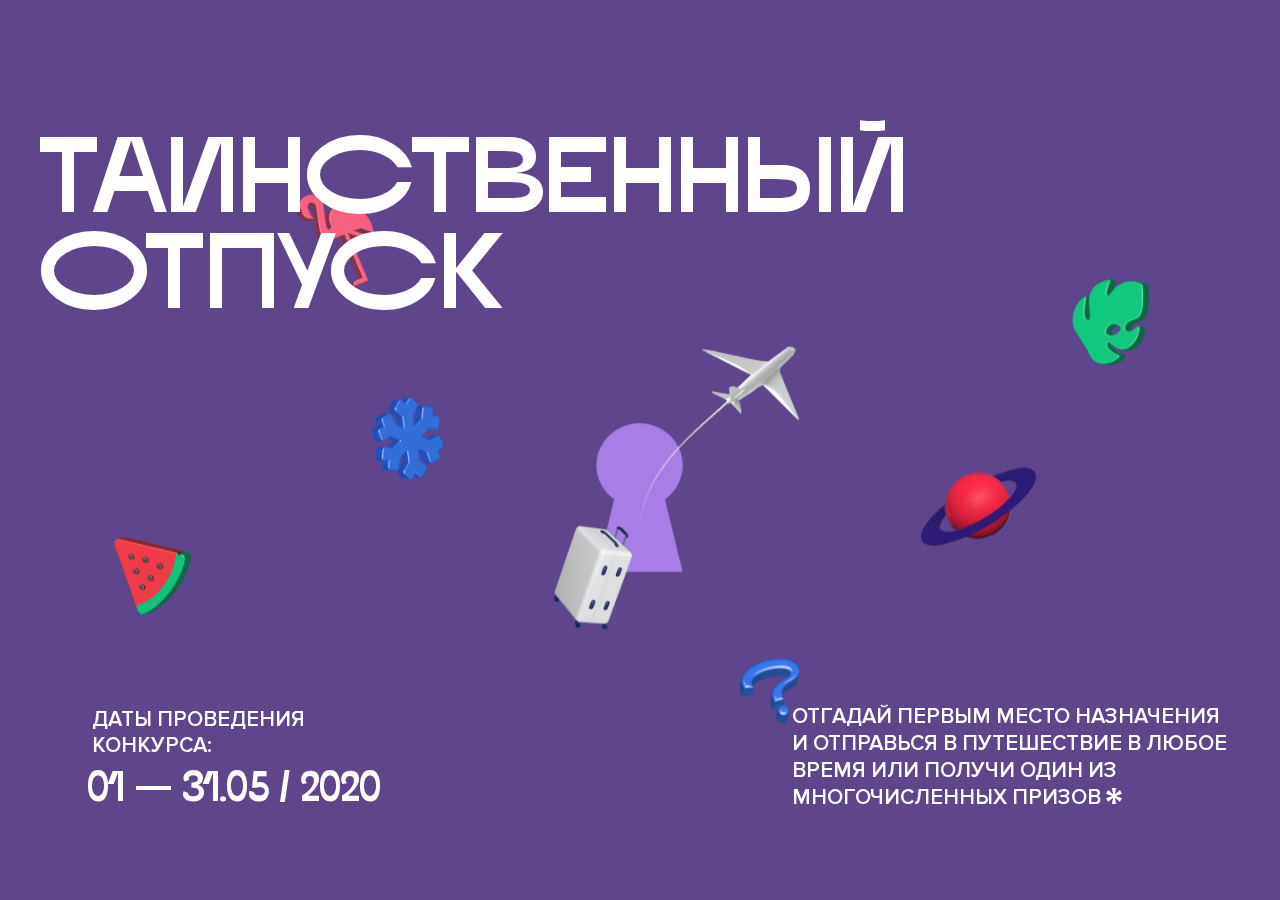
<file: 4/index.html>
<!DOCTYPE html>
<html lang="ru">
<head>
  <meta charset="UTF-8">
  <meta name="description" content="">
  <meta name="viewport" content="width=device-width, initial-scale=1.0">
  <meta http-equiv="X-UA-Compatible" content="ie=edge">
  <title>Mysterious Vacation</title>
  <link rel="stylesheet" href="css/style.min.css">
<link href="css/style.min.css" rel="stylesheet">  <base href="https://htmlacademy-animation.github.io/824625-magic-vacation-1/4/">
</head>
<body>

  <header class="page-header js-header">
    <div class="page-header__wrapper">
      <a href="#" class="page-header__logo js-header-logo" aria-label="Перейти на страницу FJORD.Inc">
        <svg width="100" height="15" viewBox="0 0 100 15" fill="none" xmlns="http://www.w3.org/2000/svg">
          <path d="M0.26 1.4V14H2.276V8.906H7.334V6.44H2.276V3.848H9.872V1.4H0.26ZM12.733 14.36C15.127 14.36 16.243 12.65 16.243 9.5V1.4H14.263V8.96C14.263 11.21 13.723 11.876 12.733 11.876C11.833 11.876 11.473 11.3 11.347 10.58L9.36702 10.94C9.63702 13.046 10.663 14.36 12.733 14.36ZM18.3918 7.7C18.3918 11.372 22.3878 14.36 27.3198 14.36C32.2518 14.36 36.2478 11.372 36.2478 7.7C36.2478 4.028 32.2518 1.04 27.3198 1.04C22.3878 1.04 18.3918 4.028 18.3918 7.7ZM20.6058 7.7C20.6058 5.378 23.6118 3.524 27.3198 3.524C30.9918 3.524 33.9798 5.378 33.9798 7.7C33.9798 10.004 30.9918 11.858 27.3198 11.858C23.6118 11.858 20.6058 10.004 20.6058 7.7ZM40.403 14V8.906H40.799L49.079 14.702V12.38L44.039 8.906H44.201C47.999 8.906 49.277 7.304 49.277 5.162C49.277 3.092 47.999 1.4 44.201 1.4H38.387V14H40.403ZM43.535 3.722C45.785 3.722 47.045 4.136 47.045 5.432C47.045 6.764 45.785 7.034 43.535 7.034H40.403V3.722H43.535ZM51.6936 1.382V14H57.8676C62.7456 14 66.7236 11.534 66.7236 7.7C66.7236 3.848 62.7456 1.382 57.8676 1.382H51.6936ZM53.7096 11.624V3.722H57.5436C61.5396 3.722 64.4916 5.018 64.4916 7.7C64.4916 10.238 61.5396 11.624 57.5436 11.624H53.7096ZM73.1832 14.018H74.9832V5H73.1832V14.018ZM72.9132 1.976C72.9132 2.57 73.3992 3.092 74.0832 3.092C74.7492 3.092 75.2352 2.57 75.2352 1.976C75.2352 1.382 74.7672 0.805999 74.0832 0.805999C73.3812 0.805999 72.9132 1.382 72.9132 1.976ZM76.7867 14H78.5687V9.104C78.7487 8.006 79.5947 6.962 81.0887 6.962C82.1147 6.962 83.2667 7.448 83.2667 9.554V14H85.0487V9.014C85.0487 6.152 83.2307 4.73 81.3587 4.73C79.9187 4.73 79.0727 5.558 78.5687 6.854V5H76.7867V14ZM90.9898 14.27C93.5098 14.27 95.3818 12.506 95.7238 10.328H94.0498C93.7258 11.3 92.6998 12.02 90.9898 12.02C88.8478 12.02 87.7678 10.922 87.7678 9.59C87.7678 8.24 88.8478 6.962 90.9898 6.962C92.7538 6.962 93.7978 7.844 94.0858 8.924H95.7418C95.4358 6.71 93.6178 4.73 90.9898 4.73C88.0918 4.73 86.1298 7.124 86.1298 9.59C86.1298 12.074 88.1278 14.27 90.9898 14.27ZM97.0693 12.938C97.0693 13.658 97.5553 14.144 98.2753 14.144C98.9953 14.144 99.4813 13.658 99.4813 12.938C99.4813 12.2 98.9953 11.714 98.2753 11.714C97.5553 11.714 97.0693 12.2 97.0693 12.938Z" fill="currentColor"></path>
        </svg>
      </a>
      <button class="page-header__toggler js-menu-toggler" type="button" aria-label="Управление мобильным меню"><span>Меню</span></button>
      <nav class="page-header__nav js-header-nav">
        <div class="page-header__menu js-menu" id="menu">
          <ul>
            <li>
              <a class="js-menu-link active" href="#top" data-href="top">главная</a>
            </li>
            <li>
              <a class="js-menu-link" href="#story" data-href="story">история</a>
            </li>
            <li>
              <a class="js-menu-link" href="#prizes" data-href="prizes">призы</a>
            </li>
            <li>
              <a class="js-menu-link" href="#rules" data-href="rules">правила</a>
            </li>
            <li>
              <a class="js-menu-link" href="#game" data-href="game">игра</a>
            </li>
          </ul>
        </div>
        <div class="page-header__social">
          <div class="social-block js-social-block">
            <button class="social-block__toggler" aria-label="Управлять блоком с социальными кнопками">
              <svg width="26" height="22" viewBox="0 0 27 22" fill="none" xmlns="http://www.w3.org/2000/svg">
                <path d="M19.6721 7.43664C21.6273 7.43664 23.213 5.85095 23.213 3.89566C23.213 1.94037 21.6273 0.354675 19.6721 0.354675C17.7168 0.354675 16.1311 1.94037 16.1311 3.89566C16.1311 4.19968 16.1728 4.49178 16.2458 4.77345L7.21751 8.95527C6.57519 8.05214 5.52303 7.46049 4.33078 7.46049C2.37549 7.46049 0.789795 9.04618 0.789795 11.0015C0.789795 12.9568 2.37549 14.5425 4.33078 14.5425C5.52303 14.5425 6.57668 13.9508 7.21751 13.0477L16.2458 17.2295C16.1743 17.5112 16.1311 17.8033 16.1311 18.1073C16.1311 20.0626 17.7168 21.6483 19.6721 21.6483C21.6273 21.6483 23.213 20.0626 23.213 18.1073C23.213 16.152 21.6273 14.5663 19.6721 14.5663C18.4798 14.5663 17.4262 15.158 16.7853 16.0611L7.75701 11.8793C7.82854 11.5976 7.87176 11.3055 7.87176 11.0015C7.87176 10.6974 7.83003 10.4053 7.75701 10.1237L16.7853 5.94186C17.4262 6.84499 18.4783 7.43664 19.6721 7.43664Z" fill="currentColor"></path>
              </svg>
            </button>
            <ul class="social-block__list">
              <li>
                <a class="social-block__link social-block__link--fb" href="#" aria-label="Мы на Facebook">
                  <svg width="8" height="17" viewBox="0 0 8 17" fill="none" xmlns="http://www.w3.org/2000/svg">
                    <path d="M4.24646 16.9899H1.09275L1.05793 8.49828H0V5.30707H1.05793V3.81124C1.05793 1.42084 2.57654 0 5.21735 0H7.41758V3.18585H5.30841C4.28262 3.18585 4.2478 3.48582 4.2478 4.24914V5.30707H7.42964L7.16716 8.49828H4.2478V16.9899H4.24646Z" fill="currentColor"></path>
                  </svg>
                </a>
              </li>
              <li>
                <a class="social-block__link social-block__link--insta" href="#" aria-label="Мы в Instagram">
                  <svg width="15" height="15" viewBox="0 0 15 15" fill="none" xmlns="http://www.w3.org/2000/svg">
                    <path d="M11.0197 0H4.19806C2.14246 0 0.471191 1.66993 0.471191 3.72285V10.5499C0.471191 12.6082 2.14112 14.2727 4.19806 14.2727H11.0197C13.0753 14.2727 14.7466 12.6082 14.7466 10.5499V3.72285C14.7466 1.67127 13.0753 0 11.0197 0ZM11.0197 12.4849H4.19806C3.13076 12.4849 2.26432 11.6158 2.26432 10.5512V3.72419C2.26432 2.65956 3.13076 1.79715 4.19806 1.79715H11.0197C12.087 1.79715 12.9535 2.6609 12.9535 3.72419V10.5512C12.9535 11.6145 12.087 12.4849 11.0197 12.4849Z" fill="currentColor"></path>
                    <path d="M7.60887 3.11084C5.38989 3.11084 3.58203 4.9187 3.58203 7.14036C3.58203 9.35532 5.38989 11.1645 7.60887 11.1645C9.83053 11.1645 11.6357 9.35666 11.6357 7.14036C11.6357 4.9187 9.83053 3.11084 7.60887 3.11084ZM7.60887 9.36871C6.37551 9.36871 5.37784 8.37372 5.37784 7.14036C5.37784 5.90699 6.37551 4.90665 7.60887 4.90665C8.83822 4.90665 9.84259 5.90833 9.84259 7.14036C9.84392 8.37238 8.83822 9.36871 7.60887 9.36871Z" fill="currentColor"></path>
                    <path d="M11.3573 2.35962C10.8256 2.35962 10.3931 2.79752 10.3931 3.32381C10.3931 3.85546 10.8256 4.29336 11.3573 4.29336C11.8862 4.29336 12.3215 3.85546 12.3215 3.32381C12.3215 2.79752 11.8862 2.35962 11.3573 2.35962Z" fill="currentColor"></path>
                  </svg>
                </a>
              </li>
              <li>
                <a class="social-block__link social-block__link--vk" href="#" aria-label="Мы ВКонтакте">
                  <svg width="17" height="10" viewBox="0 0 17 10" fill="none" xmlns="http://www.w3.org/2000/svg">
                    <path d="M14.1234 4.9002C14.1234 4.9002 16.3623 1.72708 16.5866 0.680242C16.6595 0.312285 16.4947 0.103188 16.1069 0.103188C16.1069 0.103188 14.8193 0.103188 14.168 0.103188C13.7235 0.103188 13.5587 0.293278 13.4235 0.579768C13.4235 0.579768 12.3724 2.82553 11.0969 4.24712C10.6861 4.70333 10.4781 4.84318 10.2511 4.84318C10.0646 4.84318 9.98625 4.6911 9.98625 4.27834V0.649016C9.98625 0.147997 9.92545 0.00135496 9.5066 0.00135496H6.39628C6.15578 0.00135496 6.0085 0.134417 6.0085 0.324506C6.0085 0.801084 6.73406 0.908351 6.73406 2.20231V4.87305C6.73406 5.40529 6.70569 5.61575 6.45303 5.61575C5.78016 5.61575 4.19528 3.30618 3.30623 0.678887C3.12923 0.145282 2.93737 0 2.43475 0H0.486409C0.205373 0 0 0.190085 0 0.476576C0 0.991172 0.60666 3.40801 2.99277 6.64358C4.59927 8.8201 6.70569 10 8.60269 10C9.76196 10 10.0416 9.80312 10.0416 9.31432V7.63883C10.0416 7.22607 10.2065 7.04956 10.4429 7.04956C10.7078 7.04956 11.1847 7.13238 12.2805 8.22268C13.5843 9.47862 13.6762 10 14.3896 10H16.5676C16.7919 10 17 9.89273 17 9.52342C17 9.02919 16.3623 8.15343 15.384 7.10659C14.9801 6.56755 14.3302 5.98914 14.1248 5.72301C13.8275 5.40801 13.9154 5.23014 14.1234 4.9002Z" fill="currentColor"></path>
                  </svg>
                </a>
              </li>
            </ul>
          </div>
        </div>
      </nav>
    </div>
  </header>

  <main class="page-content">

    <section class="animation-screen"></section>

    <section class="screen screen--hidden screen--intro js-scrollspy" id="top">
      <div class="screen__wrapper">
        <div class="intro">
          <h1 class="intro__title">Таинственный отпуск</h1>
          <div class="intro__content">
            <div class="intro__info">
              <p class="intro__label">Даты проведения конкурса:</p>
              <p class="intro__date">01 — 31.05 / 2020</p>
            </div>
            <div class="intro__message">
              <p>
                Отгадай первым место назначения и&nbsp;отправься в&nbsp;путешествие в&nbsp;любое время или получи один из многочисленных призов
                <svg width="16" height="16" viewBox="0 0 10 10" fill="none" xmlns="http://www.w3.org/2000/svg">
                  <path d="M0 6.35337L3.90271 4.99012L0 3.64663L1.34615 1.32374L4.44287 4.01073L3.67364 0H6.34615L5.57692 4.01073L8.65385 1.32374L10 3.64663L6.13405 4.99012L10 6.35337L8.65385 8.65651L5.57692 5.98927L6.34615 10H3.67364L4.44287 5.96952L1.34615 8.65651L0 6.35337Z" fill="currentColor"></path>
                </svg>
              </p>
            </div>
          </div>
        </div>
      </div>
      <div class="screen__footer js-footer">
        <button class="screen__footer-enlarge js-footer-toggler" type="button" aria-label="Показать сообщение">
          <svg width="10" height="10" viewBox="0 0 10 10" fill="none" xmlns="http://www.w3.org/2000/svg">
            <path d="M0 6.35337L3.90271 4.99012L0 3.64663L1.34615 1.32374L4.44287 4.01073L3.67364 0H6.34615L5.57692 4.01073L8.65385 1.32374L10 3.64663L6.13405 4.99012L10 6.35337L8.65385 8.65651L5.57692 5.98927L6.34615 10H3.67364L4.44287 5.96952L1.34615 8.65651L0 6.35337Z" fill="currentColor"></path>
          </svg>
        </button>
        <button class="screen__footer-collapse js-footer-toggler" type="button" aria-label="Скрыть сообщение">
          <svg width="13" height="13" viewBox="0 0 13 13" fill="none" xmlns="http://www.w3.org/2000/svg">
            <line x1="12.3536" y1="0.353553" x2="0.738349" y2="11.9688" stroke="currentColor"></line>
            <line x1="0.738319" y1="0.539925" x2="12.3535" y2="12.1551" stroke="currentColor"></line>
          </svg>
        </button>
        <div class="screen__footer-wrapper">
          <div class="screen__footer-announce">
            <p class="screen__footer-label">Даты проведения конкурса:</p>
            <p class="screen__footer-date">01 — 31.05 / 2020</p>
          </div>
          <div class="screen__footer-note">
            <p>
              <svg width="10" height="10" viewBox="0 0 10 10" fill="none" xmlns="http://www.w3.org/2000/svg">
                <path d="M0 6.35337L3.90271 4.99012L0 3.64663L1.34615 1.32374L4.44287 4.01073L3.67364 0H6.34615L5.57692 4.01073L8.65385 1.32374L10 3.64663L6.13405 4.99012L10 6.35337L8.65385 8.65651L5.57692 5.98927L6.34615 10H3.67364L4.44287 5.96952L1.34615 8.65651L0 6.35337Z" fill="currentColor"></path>
              </svg>
              <span>Победители могут выбрать любые 14 дней подряд в&nbsp;течение двух лет с&nbsp;даты окончания конкурса. Победители могут воспользоваться путевкой сами или подарить другому лицу.</span>
            </p>
          </div>
        </div>
      </div>
    </section>

    <section class="screen screen--hidden screen--story js-scrollspy" id="story">

      <div class="slider swiper-container js-slider">

        <div class="swiper-wrapper">

          <div class="slider__item swiper-slide">
            <h2 class="slider__item-title">История</h2>
            <p class="slider__item-text">Джеймс Таргет был основателем компании &laquo;Fjord Inc.&raquo;. С&nbsp;1965 года &laquo;Fjord Inc.&raquo; прославилась надёжными и&nbsp;удобными чемоданами и&nbsp;аксессуарами для туристов.</p>
          </div>

          <div class="slider__item swiper-slide">
            <p class="slider__item-text">Когда Джеймсу было 7&nbsp;лет, в&nbsp;их&nbsp;доме гостил дядюшка и&nbsp;развлекал детей рассказами о&nbsp;своей поездке в&nbsp;место, показавшееся малышу Таргету невероятным. Тогда Джеймс решил, что однажды посетит его, но&nbsp;не&nbsp;будет рассказывать о&nbsp;мечте, пока не&nbsp;осуществит.</p>
          </div>

          <div class="slider__item swiper-slide">
            <p class="slider__item-text">Джеймс Таргет стал увлеченным путешественником. Он&nbsp;посетил 5&nbsp;континентов, 126&nbsp;стран.</p>
          </div>

          <div class="slider__item swiper-slide">
            <p class="slider__item-text">Он&nbsp;сплавлялся по&nbsp;Амазонке и&nbsp;погружался в&nbsp;пещеры Франции, медитировал в&nbsp;горах Тибета и&nbsp;пожимал руку вождя племени Акугауа.</p>
          </div>

          <div class="slider__item swiper-slide">
            <p class="slider__item-text">Из&nbsp;своих поездок Джеймс Таргет привозил идеи, как сделать свои чемоданы &laquo;Fjord Inc.&raquo; удобными и&nbsp;приспособленными к&nbsp;разным дорожным условиям.</p>
          </div>

          <div class="slider__item swiper-slide">
            <p class="slider__item-text">Всё это время Джеймс не&nbsp;оставлял идею поездки своей мечты. Однако, как только он&nbsp;брался за&nbsp;планирование, возникали препятствия, не&nbsp;позволяющие отправиться туда.</p>
          </div>

          <div class="slider__item swiper-slide">
            <p class="slider__item-text">В&nbsp;возрасте 67&nbsp;лет Джеймс Таргет попал под лавину и&nbsp;погиб. В&nbsp;своём завещании он&nbsp;поручил отправить в&nbsp;заветное путешествие трёх смельчаков, единых с&nbsp;ним духом.</p>
          </div>

          <div class="slider__item swiper-slide">
            <p class="slider__item-text">Тех, кто сможет узнать таинственное место, задавая вопросы специально обученному ИИ&nbsp;&laquo;Соне&raquo;, ждет фантастическое путешествие.</p>
          </div>
        </div>
        <div class="slider__controls">
          <button class="slider__control slider__control--prev js-control-prev" type="button" aria-label="Показать предыдущую историю">
            <svg width="12" height="22" viewBox="0 0 12 22" fill="none" xmlns="http://www.w3.org/2000/svg">
              <path d="M11 1L1 11L11 21" stroke="currentColor" stroke-width="2" stroke-linejoin="round"></path>
            </svg>
          </button>
          <button class="slider__control slider__control--next js-control-next" type="button" aria-label="Показать следующую историю">
            <svg width="12" height="22" viewBox="0 0 12 22" fill="none" xmlns="http://www.w3.org/2000/svg">
              <path d="M1 1L11 11L1 21" stroke="currentColor" stroke-width="2" stroke-linejoin="round"></path>
            </svg>
          </button>
        </div>
        <div class="slider__pagination swiper-pagination"></div>
      </div>
    </section>

    <section class="screen screen--hidden screen--prizes js-scrollspy" id="prizes">
      <div class="screen__wrapper">
        <div class="prizes">
          <h2 class="prizes__title">ПРизы</h2>
          <div class="prizes__lead">
            <p>Найди ответ и&nbsp;получи один из&nbsp;призов:</p>
          </div>
          <ul class="prizes__list">
            <li class="prizes__item prizes__item--journeys">
              <div class="prizes__icon">
                <picture>
                  <source srcset="img/prize1-mob.svg" media="(orientation: portrait)">
                  <img src="img/prize1.svg" alt="">
                </picture>
              </div>
              <p class="prizes__desc">
                <b>3</b>
                <span>загадочных путешествия</span>
              </p>
            </li>
            <li class="prizes__item prizes__item--cases">
              <div class="prizes__icon">
                <picture>
                  <source srcset="img/prize2-mob.svg" media="(orientation: portrait)">
                  <img src="img/prize2.svg" alt="">
                </picture>
              </div>
              <p class="prizes__desc">
                <b>7</b>
                <span>надежных чемоданов</span>
              </p>
            </li>
            <li class="prizes__item prizes__item--codes">
              <div class="prizes__icon">
                <picture>
                  <source srcset="img/prize3-mob.svg" media="(orientation: portrait)">
                  <img src="img/prize3.svg" alt="">
                </picture>
              </div>
              <p class="prizes__desc">
                <b>900</b>
                <span>
                  промокодов на&nbsp;скидку 15%
                  <svg width="10" height="10" viewBox="0 0 10 10" fill="none" xmlns="http://www.w3.org/2000/svg">
                    <path d="M0 6.35337L3.90271 4.99012L0 3.64663L1.34615 1.32374L4.44287 4.01073L3.67364 0H6.34615L5.57692 4.01073L8.65385 1.32374L10 3.64663L6.13405 4.99012L10 6.35337L8.65385 8.65651L5.57692 5.98927L6.34615 10H3.67364L4.44287 5.96952L1.34615 8.65651L0 6.35337Z" fill="currentColor"></path>
                  </svg>
                </span>
              </p>
            </li>
          </ul>
        </div>
      </div>
      <div class="screen__footer js-footer">
        <button class="screen__footer-enlarge js-footer-toggler" type="button" aria-label="Показать сообщение">
          <svg width="10" height="10" viewBox="0 0 10 10" fill="none" xmlns="http://www.w3.org/2000/svg">
            <path d="M0 6.35337L3.90271 4.99012L0 3.64663L1.34615 1.32374L4.44287 4.01073L3.67364 0H6.34615L5.57692 4.01073L8.65385 1.32374L10 3.64663L6.13405 4.99012L10 6.35337L8.65385 8.65651L5.57692 5.98927L6.34615 10H3.67364L4.44287 5.96952L1.34615 8.65651L0 6.35337Z" fill="currentColor"></path>
          </svg>
        </button>
        <button class="screen__footer-collapse js-footer-toggler" type="button" aria-label="Скрыть сообщение">
          <svg width="13" height="13" viewBox="0 0 13 13" fill="none" xmlns="http://www.w3.org/2000/svg">
            <line x1="12.3536" y1="0.353553" x2="0.738349" y2="11.9688" stroke="currentColor"></line>
            <line x1="0.738319" y1="0.539925" x2="12.3535" y2="12.1551" stroke="currentColor"></line>
          </svg>
        </button>
        <div class="screen__footer-wrapper">
          <div class="screen__footer-announce">
            <p class="screen__footer-label">Даты проведения конкурса:</p>
            <p class="screen__footer-date">01 — 31.05 / 2020</p>
          </div>
          <div class="screen__footer-note">
            <p>
              <svg width="10" height="10" viewBox="0 0 10 10" fill="none" xmlns="http://www.w3.org/2000/svg">
                <path d="M0 6.35337L3.90271 4.99012L0 3.64663L1.34615 1.32374L4.44287 4.01073L3.67364 0H6.34615L5.57692 4.01073L8.65385 1.32374L10 3.64663L6.13405 4.99012L10 6.35337L8.65385 8.65651L5.57692 5.98927L6.34615 10H3.67364L4.44287 5.96952L1.34615 8.65651L0 6.35337Z" fill="currentColor"></path>
              </svg>
              <span>Скидка&nbsp;15% на&nbsp;единоразовое приобретение путёвки с&nbsp;1&nbsp;июня 2020 по&nbsp;31&nbsp;мая 2022&nbsp;года. Суммируется с&nbsp;другими акциями</span>
            </p>
          </div>
        </div>
      </div>
    </section>

    <section class="screen screen--hidden screen--rules js-scrollspy" id="rules">
      <div class="screen__wrapper">
        <div class="rules">
          <h2 class="rules__title">Правила</h2>
          <div class="rules__lead">
            <p>Для того чтобы получить наследство Джеймса Таргета, тебе нужно выведать у&nbsp;&laquo;Сони&raquo;, куда предстоит отправиться тебе в&nbsp;случае победы</p>
          </div>
          <ol class="rules__list">
            <li class="rules__item">
              <p>Тебе отводится <br>5&nbsp;минут</p>
            </li>
            <li class="rules__item">
              <p>Задавай любые вопросы в&nbsp;текстовом поле</p>
            </li>
            <li class="rules__item">
              <p>Нажимай кнопку &laquo;Узнать&raquo;, чтобы получить ответ</p>
            </li>
            <li class="rules__item">
              <p>&laquo;Соня&raquo; может отвечать только&nbsp;Да или Нет</p>
            </li>
          </ol>
          <a href="#game" class="rules__link btn">Погнали!</a>
        </div>
      </div>
      <div class="screen__disclaimer">
        <div class="disclaimer">
          <ul>
            <li>
              <a href="#">Правовая информация</a>
            </li>
            <li>
              <a href="#">Подробные правила</a>
            </li>
          </ul>
        </div>
      </div>
    </section>

    <section class="screen screen--hidden screen--game js-scrollspy" id="game">
      <div class="screen__wrapper">
        <div class="game">
          <div class="game__header">
            <h2 class="game__title">Игра</h2>
            <div class="game__counter">
              <span>05</span>:<span>00</span>
            </div>
          </div>
          <div class="game__body">
            <div class="chat">
              <div class="chat__body js-chat">
                <ul class="chat__list" id="messages"></ul>
              </div>
              <div class="chat__footer">
                <form action="#" method="post" class="form" id="message-form">
                  <label for="message-field" class="visually-hidden">Поле для ввода вопроса</label>
                  <input type="text" class="form__field" id="message-field">
                  <button class="form__button btn">
                    Узнать
                    <svg width="18" height="19" viewBox="0 0 18 19" fill="none" xmlns="http://www.w3.org/2000/svg">
                      <path stroke="currentColor" stroke-width="2" d="M9 19V1"></path>
                      <path d="M1 9l8-8 8 8" stroke="currentColor" stroke-width="2" stroke-linejoin="round"></path>
                    </svg>
                  </button>
                </form>
              </div>
            </div>
          </div>
          <!-- временные кнопки для показа результата -->
          <div class="game__buttons">
            <button class="game__button btn js-show-result" type="button" data-target="result">Положительный результат</button>
            <button class="game__button btn js-show-result" type="button" data-target="result2">Положительный результат - 2</button>
            <button class="game__button btn js-show-result" type="button" data-target="result3">Отрицательный результат</button>
          </div>
        </div>
      </div>
    </section>

    <section class="screen screen--hidden screen--result" id="result">
      <div class="screen__wrapper">
        <div class="result result--trip">
          <div class="result__image">
            <picture>
              <source srcset="img/result1-mob.png 1x, img/result1-mob@2x.png 2x" media="(max-width: 768px) and (orientation: portrait)">
              <img src="img/result1.png" srcset="img/result1@2x.png 2x" alt="">
            </picture>
          </div>
          <h2 class="result__title">
            <span class="visually-hidden">ПОбеда!</span>
            <svg xmlns="http://www.w3.org/2000/svg" viewBox="0 0 568.85 109.24">
              <path d="M16,24.44V92H2.6V8H75V92H61.52V24.44H16Z" transform="translate(-2.1 -1.5)" fill="none" stroke="currentColor"></path>
              <path d="M148.76,5.6c32.88,0,59.52,19.92,59.52,44.4s-26.64,44.4-59.52,44.4S89.24,74.48,89.24,50,115.88,5.6,148.76,5.6Zm0,72.12c24.48,0,44.4-12.36,44.4-27.72s-19.92-27.84-44.4-27.84C124,22.16,104,34.52,104,50S124,77.72,148.76,77.72Z" transform="translate(-2.1 -1.5)" fill="none" stroke="currentColor"></path>
              <path d="M287.36,8V24.44H236v14.4h25.32c25.44,0,34,11.16,34,26.52,0,15.6-8.52,26.64-34,26.64H222.56V8h64.8ZM256.88,76.52c15.12,0,23.52-2,23.52-11.52S272,54.44,256.88,54.44H236V76.52h20.88Z" transform="translate(-2.1 -1.5)" fill="none" stroke="currentColor"></path>
              <path d="M371.47,8V24.44H320.84V41.6h33.6V58h-33.6V75.56h50.64V92H307.4V8h64.08Z" transform="translate(-2.1 -1.5)" fill="none" stroke="currentColor"></path>
              <path d="M382.39,110.24V75.56h7.44c4.56-4.68,7.8-18.36,8.76-56L399,8h48.6V75.56h10v34.68H442.87V92H397v18.24H382.39Zm51.72-34.68V24.44H411.55v3.12c-0.48,22.44-3.24,37.68-7.2,48h29.76Z" transform="translate(-2.1 -1.5)" fill="none" stroke="currentColor"></path>
              <path d="M463.75,92l28-84h27.12l28.08,84H533.47l-7.8-23.52h-37.8L480.07,92H463.75Zm56.64-40L507,11.84,493.51,52h26.88Z" transform="translate(-2.1 -1.5)" fill="none" stroke="currentColor"></path>
              <path d="M554.12,70.4L555.55,2H569l1.44,68.4H554.12Zm8.28,6.36c4.8,0,8,3.24,8,8.16a8,8,0,1,1-16.08,0C554.35,80,557.59,76.76,562.39,76.76Z" transform="translate(-2.1 -1.5)" fill="none" stroke="currentColor"></path>
            </svg>
          </h2>
          <div class="result__text">
            <p>ты&nbsp;отправляешься в&nbsp;Арктику!</p>
          </div>
          <div class="result__form">
            <form action="#" method="post" class="form form--result">
              <label for="email-field" class="form__label">зарегистрируй результат</label>
              <input type="email" class="form__field" id="email-field" placeholder="e-mail для регистации результата и получения приза" required="">
              <button class="form__button btn">
                отправить
                <svg width="18" height="19" viewBox="0 0 18 19" fill="none" xmlns="http://www.w3.org/2000/svg">
                  <path stroke="currentColor" stroke-width="2" d="M9 19V1"></path>
                  <path d="M1 9l8-8 8 8" stroke="currentColor" stroke-width="2" stroke-linejoin="round"></path>
                </svg>
              </button>
            </form>
          </div>
        </div>
      </div>
    </section>

    <section class="screen screen--hidden screen--result" id="result2">
      <div class="screen__wrapper">
        <div class="result result--prize">
          <div class="result__image">
            <picture>
              <source srcset="img/result2-mob.png 1x, img/result2-mob@2x.png 2x" media="(max-width: 768px) and (orientation: portrait)">
              <img src="img/result2.png" srcset="img/result2@2x.png 2x" alt="">
            </picture>
          </div>
          <h2 class="result__title">
            <span class="visually-hidden">ПОбеда!</span>
            <svg xmlns="http://www.w3.org/2000/svg" viewBox="0 0 568.85 109.24">
              <path d="M16,24.44V92H2.6V8H75V92H61.52V24.44H16Z" transform="translate(-2.1 -1.5)" fill="none" stroke="currentColor"></path>
              <path d="M148.76,5.6c32.88,0,59.52,19.92,59.52,44.4s-26.64,44.4-59.52,44.4S89.24,74.48,89.24,50,115.88,5.6,148.76,5.6Zm0,72.12c24.48,0,44.4-12.36,44.4-27.72s-19.92-27.84-44.4-27.84C124,22.16,104,34.52,104,50S124,77.72,148.76,77.72Z" transform="translate(-2.1 -1.5)" fill="none" stroke="currentColor"></path>
              <path d="M287.36,8V24.44H236v14.4h25.32c25.44,0,34,11.16,34,26.52,0,15.6-8.52,26.64-34,26.64H222.56V8h64.8ZM256.88,76.52c15.12,0,23.52-2,23.52-11.52S272,54.44,256.88,54.44H236V76.52h20.88Z" transform="translate(-2.1 -1.5)" fill="none" stroke="currentColor"></path>
              <path d="M371.47,8V24.44H320.84V41.6h33.6V58h-33.6V75.56h50.64V92H307.4V8h64.08Z" transform="translate(-2.1 -1.5)" fill="none" stroke="currentColor"></path>
              <path d="M382.39,110.24V75.56h7.44c4.56-4.68,7.8-18.36,8.76-56L399,8h48.6V75.56h10v34.68H442.87V92H397v18.24H382.39Zm51.72-34.68V24.44H411.55v3.12c-0.48,22.44-3.24,37.68-7.2,48h29.76Z" transform="translate(-2.1 -1.5)" fill="none" stroke="currentColor"></path>
              <path d="M463.75,92l28-84h27.12l28.08,84H533.47l-7.8-23.52h-37.8L480.07,92H463.75Zm56.64-40L507,11.84,493.51,52h26.88Z" transform="translate(-2.1 -1.5)" fill="none" stroke="currentColor"></path>
              <path d="M554.12,70.4L555.55,2H569l1.44,68.4H554.12Zm8.28,6.36c4.8,0,8,3.24,8,8.16a8,8,0,1,1-16.08,0C554.35,80,557.59,76.76,562.39,76.76Z" transform="translate(-2.1 -1.5)" fill="none" stroke="currentColor"></path>
            </svg>
          </h2>
          <div class="result__text">
            <p>чемодан &laquo;Fjord&nbsp;Inc.&raquo;&nbsp;твой</p>
          </div>
          <div class="result__form">
            <form action="#" method="post" class="form form--result">
              <label for="email-field2" class="form__label">зарегистрируй результат</label>
              <input type="email" class="form__field" id="email-field2" placeholder="e-mail для регистации результата и получения приза" required="">
              <button class="form__button btn">
                отправить
                <svg width="18" height="19" viewBox="0 0 18 19" fill="none" xmlns="http://www.w3.org/2000/svg">
                  <path stroke="currentColor" stroke-width="2" d="M9 19V1"></path>
                  <path d="M1 9l8-8 8 8" stroke="currentColor" stroke-width="2" stroke-linejoin="round"></path>
                </svg>
              </button>
            </form>
          </div>
        </div>
      </div>
    </section>

    <section class="screen screen--hidden screen--result" id="result3">
      <div class="screen__wrapper">
        <div class="result result--negative">
          <div class="result__image">
            <picture>
              <source srcset="img/result3-mob.png 1x, img/result3-mob@2x.png 2x" media="(max-width: 768px) and (orientation: portrait)">
              <img src="img/result3.png" srcset="img/result3@2x.png 2x" alt="">
            </picture>
          </div>
          <h2 class="result__title">
            <span class="visually-hidden">Не угадал!</span>
            <svg xmlns="http://www.w3.org/2000/svg" viewBox="0 0 660.77 109.24">
              <path d="M2.66,92V8H16.1V42.2H53.3V8H66.74V92H53.3V58.64H16.1V92H2.66Z" transform="translate(-2.16 -1.5)" fill="none" stroke="currentColor"></path>
              <path d="M147.62,8V24.44H97V41.6h33.6V58H97V75.56h50.64V92H83.54V8h64.08Z" transform="translate(-2.16 -1.5)" fill="none" stroke="currentColor"></path>
              <path d="M199.22,8l20.52,42.36L235.34,8h16.44l-31,84H204.38l9.48-25.92L185.78,8h13.44Z" transform="translate(-2.16 -1.5)" fill="none" stroke="currentColor"></path>
              <path d="M273.74,24.44V92H260.3V8h50.16V24.44H273.74Z" transform="translate(-2.16 -1.5)" fill="none" stroke="currentColor"></path>
              <path d="M307.1,92l28-84h27.12l28.08,84H376.82L369,68.48h-37.8L323.42,92H307.1Zm56.64-40L350.3,11.84,336.86,52h26.88Z" transform="translate(-2.16 -1.5)" fill="none" stroke="currentColor"></path>
              <path d="M396.38,110.24V75.56h7.44c4.56-4.68,7.8-18.36,8.76-56L412.94,8h48.6V75.56h10v34.68H456.86V92H411v18.24H396.38ZM448.1,75.56V24.44H425.54v3.12c-0.48,22.44-3.24,37.68-7.2,48H448.1Z" transform="translate(-2.16 -1.5)" fill="none" stroke="currentColor"></path>
              <path d="M477.74,92l28-84h27.12L560.9,92H547.46l-7.8-23.52h-37.8L494.06,92H477.74Zm56.64-40-13.44-40.2L507.5,52h26.88Z" transform="translate(-2.16 -1.5)" fill="none" stroke="currentColor"></path>
              <path d="M568.7,76.88a13.77,13.77,0,0,0,5,1c6.6,0,10.44-6.24,12-58.32L586.22,8h46.2V92H619V24.44H598.82l-0.12,3.12C597.14,81,589,94.4,573.74,94.4a28.55,28.55,0,0,1-6.72-.84Z" transform="translate(-2.16 -1.5)" fill="none" stroke="currentColor"></path>
              <path d="M646.1,70.4L647.54,2H661l1.44,68.4H646.1Zm8.28,6.36c4.8,0,8,3.24,8,8.16a8,8,0,0,1-16.08,0C646.34,80,649.58,76.76,654.38,76.76Z" transform="translate(-2.16 -1.5)" fill="none" stroke="currentColor"></path>
            </svg>
          </h2>
          <button class="result__button js-play" type="button">
            не сдавайся!
            <span>
              <svg width="27" height="22" viewBox="0 0 27 22" fill="none" xmlns="http://www.w3.org/2000/svg">
                <path d="M10.6899 1.47998C5.42992 1.47998 1.16992 5.73998 1.16992 11C1.16992 16.26 5.42992 20.52 10.6899 20.52C15.9499 20.52 20.2099 16.26 20.2099 11V7.13998" stroke="currentColor" stroke-width="2" stroke-miterlimit="10"></path>
                <path d="M15.1099 12.5099L20.1499 7.13989L25.3099 12.6299" stroke="currentColor" stroke-width="2" stroke-miterlimit="10" stroke-linejoin="round"></path>
              </svg>
            </span>
          </button>
        </div>
      </div>
    </section>

  </main>

<script src="js/script.js"></script></body>
</html>
</file>
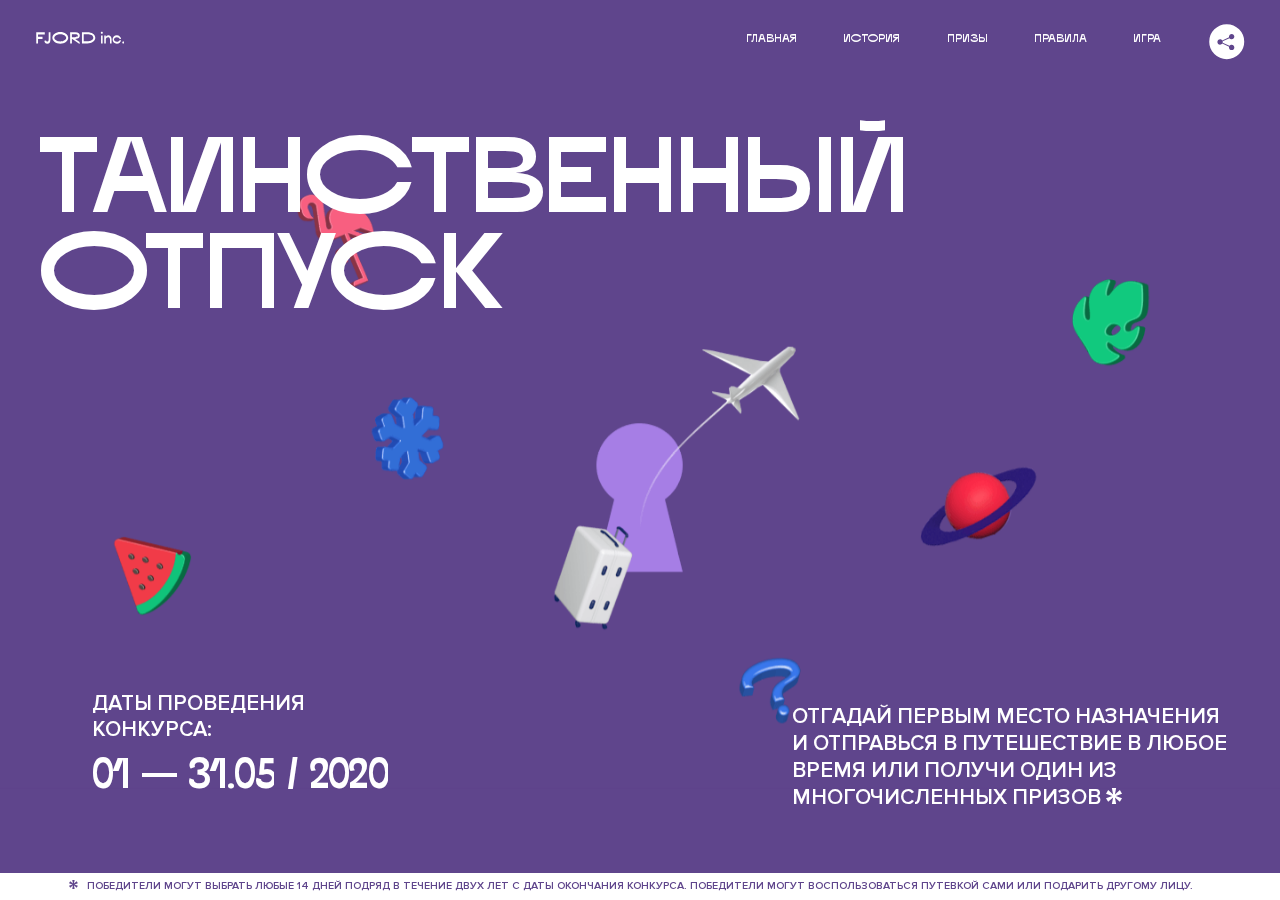
<file: 5/index.html>
<!DOCTYPE html>
<html lang="ru">
<head>
  <meta charset="UTF-8">
  <meta name="description" content="">
  <meta name="viewport" content="width=device-width, initial-scale=1.0">
  <meta http-equiv="X-UA-Compatible" content="ie=edge">
  <title>Mysterious Vacation</title>
  <link rel="stylesheet" href="css/style.min.css">
<link href="css/style.min.css" rel="stylesheet">  <base href="https://htmlacademy-animation.github.io/824625-magic-vacation-1/5/">
</head>
<body>

  <header class="page-header js-header">
    <div class="page-header__wrapper">
      <a href="#" class="page-header__logo js-header-logo" aria-label="Перейти на страницу FJORD.Inc">
        <svg width="100" height="15" viewBox="0 0 100 15" fill="none" xmlns="http://www.w3.org/2000/svg">
          <path d="M0.26 1.4V14H2.276V8.906H7.334V6.44H2.276V3.848H9.872V1.4H0.26ZM12.733 14.36C15.127 14.36 16.243 12.65 16.243 9.5V1.4H14.263V8.96C14.263 11.21 13.723 11.876 12.733 11.876C11.833 11.876 11.473 11.3 11.347 10.58L9.36702 10.94C9.63702 13.046 10.663 14.36 12.733 14.36ZM18.3918 7.7C18.3918 11.372 22.3878 14.36 27.3198 14.36C32.2518 14.36 36.2478 11.372 36.2478 7.7C36.2478 4.028 32.2518 1.04 27.3198 1.04C22.3878 1.04 18.3918 4.028 18.3918 7.7ZM20.6058 7.7C20.6058 5.378 23.6118 3.524 27.3198 3.524C30.9918 3.524 33.9798 5.378 33.9798 7.7C33.9798 10.004 30.9918 11.858 27.3198 11.858C23.6118 11.858 20.6058 10.004 20.6058 7.7ZM40.403 14V8.906H40.799L49.079 14.702V12.38L44.039 8.906H44.201C47.999 8.906 49.277 7.304 49.277 5.162C49.277 3.092 47.999 1.4 44.201 1.4H38.387V14H40.403ZM43.535 3.722C45.785 3.722 47.045 4.136 47.045 5.432C47.045 6.764 45.785 7.034 43.535 7.034H40.403V3.722H43.535ZM51.6936 1.382V14H57.8676C62.7456 14 66.7236 11.534 66.7236 7.7C66.7236 3.848 62.7456 1.382 57.8676 1.382H51.6936ZM53.7096 11.624V3.722H57.5436C61.5396 3.722 64.4916 5.018 64.4916 7.7C64.4916 10.238 61.5396 11.624 57.5436 11.624H53.7096ZM73.1832 14.018H74.9832V5H73.1832V14.018ZM72.9132 1.976C72.9132 2.57 73.3992 3.092 74.0832 3.092C74.7492 3.092 75.2352 2.57 75.2352 1.976C75.2352 1.382 74.7672 0.805999 74.0832 0.805999C73.3812 0.805999 72.9132 1.382 72.9132 1.976ZM76.7867 14H78.5687V9.104C78.7487 8.006 79.5947 6.962 81.0887 6.962C82.1147 6.962 83.2667 7.448 83.2667 9.554V14H85.0487V9.014C85.0487 6.152 83.2307 4.73 81.3587 4.73C79.9187 4.73 79.0727 5.558 78.5687 6.854V5H76.7867V14ZM90.9898 14.27C93.5098 14.27 95.3818 12.506 95.7238 10.328H94.0498C93.7258 11.3 92.6998 12.02 90.9898 12.02C88.8478 12.02 87.7678 10.922 87.7678 9.59C87.7678 8.24 88.8478 6.962 90.9898 6.962C92.7538 6.962 93.7978 7.844 94.0858 8.924H95.7418C95.4358 6.71 93.6178 4.73 90.9898 4.73C88.0918 4.73 86.1298 7.124 86.1298 9.59C86.1298 12.074 88.1278 14.27 90.9898 14.27ZM97.0693 12.938C97.0693 13.658 97.5553 14.144 98.2753 14.144C98.9953 14.144 99.4813 13.658 99.4813 12.938C99.4813 12.2 98.9953 11.714 98.2753 11.714C97.5553 11.714 97.0693 12.2 97.0693 12.938Z" fill="currentColor"></path>
        </svg>
      </a>
      <button class="page-header__toggler js-menu-toggler" type="button" aria-label="Управление мобильным меню"><span>Меню</span></button>
      <nav class="page-header__nav js-header-nav">
        <div class="page-header__menu js-menu" id="menu">
          <ul>
            <li>
              <a class="js-menu-link active" href="#top" data-href="top">главная</a>
            </li>
            <li>
              <a class="js-menu-link" href="#story" data-href="story">история</a>
            </li>
            <li>
              <a class="js-menu-link" href="#prizes" data-href="prizes">призы</a>
            </li>
            <li>
              <a class="js-menu-link" href="#rules" data-href="rules">правила</a>
            </li>
            <li>
              <a class="js-menu-link" href="#game" data-href="game">игра</a>
            </li>
          </ul>
        </div>
        <div class="page-header__social">
          <div class="social-block js-social-block">
            <button class="social-block__toggler" aria-label="Управлять блоком с социальными кнопками">
              <svg width="26" height="22" viewBox="0 0 27 22" fill="none" xmlns="http://www.w3.org/2000/svg">
                <path d="M19.6721 7.43664C21.6273 7.43664 23.213 5.85095 23.213 3.89566C23.213 1.94037 21.6273 0.354675 19.6721 0.354675C17.7168 0.354675 16.1311 1.94037 16.1311 3.89566C16.1311 4.19968 16.1728 4.49178 16.2458 4.77345L7.21751 8.95527C6.57519 8.05214 5.52303 7.46049 4.33078 7.46049C2.37549 7.46049 0.789795 9.04618 0.789795 11.0015C0.789795 12.9568 2.37549 14.5425 4.33078 14.5425C5.52303 14.5425 6.57668 13.9508 7.21751 13.0477L16.2458 17.2295C16.1743 17.5112 16.1311 17.8033 16.1311 18.1073C16.1311 20.0626 17.7168 21.6483 19.6721 21.6483C21.6273 21.6483 23.213 20.0626 23.213 18.1073C23.213 16.152 21.6273 14.5663 19.6721 14.5663C18.4798 14.5663 17.4262 15.158 16.7853 16.0611L7.75701 11.8793C7.82854 11.5976 7.87176 11.3055 7.87176 11.0015C7.87176 10.6974 7.83003 10.4053 7.75701 10.1237L16.7853 5.94186C17.4262 6.84499 18.4783 7.43664 19.6721 7.43664Z" fill="currentColor"></path>
              </svg>
            </button>
            <ul class="social-block__list">
              <li>
                <a class="social-block__link social-block__link--fb" href="#" aria-label="Мы на Facebook">
                  <svg width="8" height="17" viewBox="0 0 8 17" fill="none" xmlns="http://www.w3.org/2000/svg">
                    <path d="M4.24646 16.9899H1.09275L1.05793 8.49828H0V5.30707H1.05793V3.81124C1.05793 1.42084 2.57654 0 5.21735 0H7.41758V3.18585H5.30841C4.28262 3.18585 4.2478 3.48582 4.2478 4.24914V5.30707H7.42964L7.16716 8.49828H4.2478V16.9899H4.24646Z" fill="currentColor"></path>
                  </svg>
                </a>
              </li>
              <li>
                <a class="social-block__link social-block__link--insta" href="#" aria-label="Мы в Instagram">
                  <svg width="15" height="15" viewBox="0 0 15 15" fill="none" xmlns="http://www.w3.org/2000/svg">
                    <path d="M11.0197 0H4.19806C2.14246 0 0.471191 1.66993 0.471191 3.72285V10.5499C0.471191 12.6082 2.14112 14.2727 4.19806 14.2727H11.0197C13.0753 14.2727 14.7466 12.6082 14.7466 10.5499V3.72285C14.7466 1.67127 13.0753 0 11.0197 0ZM11.0197 12.4849H4.19806C3.13076 12.4849 2.26432 11.6158 2.26432 10.5512V3.72419C2.26432 2.65956 3.13076 1.79715 4.19806 1.79715H11.0197C12.087 1.79715 12.9535 2.6609 12.9535 3.72419V10.5512C12.9535 11.6145 12.087 12.4849 11.0197 12.4849Z" fill="currentColor"></path>
                    <path d="M7.60887 3.11084C5.38989 3.11084 3.58203 4.9187 3.58203 7.14036C3.58203 9.35532 5.38989 11.1645 7.60887 11.1645C9.83053 11.1645 11.6357 9.35666 11.6357 7.14036C11.6357 4.9187 9.83053 3.11084 7.60887 3.11084ZM7.60887 9.36871C6.37551 9.36871 5.37784 8.37372 5.37784 7.14036C5.37784 5.90699 6.37551 4.90665 7.60887 4.90665C8.83822 4.90665 9.84259 5.90833 9.84259 7.14036C9.84392 8.37238 8.83822 9.36871 7.60887 9.36871Z" fill="currentColor"></path>
                    <path d="M11.3573 2.35962C10.8256 2.35962 10.3931 2.79752 10.3931 3.32381C10.3931 3.85546 10.8256 4.29336 11.3573 4.29336C11.8862 4.29336 12.3215 3.85546 12.3215 3.32381C12.3215 2.79752 11.8862 2.35962 11.3573 2.35962Z" fill="currentColor"></path>
                  </svg>
                </a>
              </li>
              <li>
                <a class="social-block__link social-block__link--vk" href="#" aria-label="Мы ВКонтакте">
                  <svg width="17" height="10" viewBox="0 0 17 10" fill="none" xmlns="http://www.w3.org/2000/svg">
                    <path d="M14.1234 4.9002C14.1234 4.9002 16.3623 1.72708 16.5866 0.680242C16.6595 0.312285 16.4947 0.103188 16.1069 0.103188C16.1069 0.103188 14.8193 0.103188 14.168 0.103188C13.7235 0.103188 13.5587 0.293278 13.4235 0.579768C13.4235 0.579768 12.3724 2.82553 11.0969 4.24712C10.6861 4.70333 10.4781 4.84318 10.2511 4.84318C10.0646 4.84318 9.98625 4.6911 9.98625 4.27834V0.649016C9.98625 0.147997 9.92545 0.00135496 9.5066 0.00135496H6.39628C6.15578 0.00135496 6.0085 0.134417 6.0085 0.324506C6.0085 0.801084 6.73406 0.908351 6.73406 2.20231V4.87305C6.73406 5.40529 6.70569 5.61575 6.45303 5.61575C5.78016 5.61575 4.19528 3.30618 3.30623 0.678887C3.12923 0.145282 2.93737 0 2.43475 0H0.486409C0.205373 0 0 0.190085 0 0.476576C0 0.991172 0.60666 3.40801 2.99277 6.64358C4.59927 8.8201 6.70569 10 8.60269 10C9.76196 10 10.0416 9.80312 10.0416 9.31432V7.63883C10.0416 7.22607 10.2065 7.04956 10.4429 7.04956C10.7078 7.04956 11.1847 7.13238 12.2805 8.22268C13.5843 9.47862 13.6762 10 14.3896 10H16.5676C16.7919 10 17 9.89273 17 9.52342C17 9.02919 16.3623 8.15343 15.384 7.10659C14.9801 6.56755 14.3302 5.98914 14.1248 5.72301C13.8275 5.40801 13.9154 5.23014 14.1234 4.9002Z" fill="currentColor"></path>
                  </svg>
                </a>
              </li>
            </ul>
          </div>
        </div>
      </nav>
    </div>
  </header>

  <main class="page-content">

    <section class="animation-screen"></section>

    <section class="screen screen--hidden screen--intro js-scrollspy" id="top">
      <div class="screen__wrapper">
        <div class="intro">
          <h1 class="intro__title">Таинственный отпуск</h1>
          <div class="intro__content">
            <div class="intro__info">
              <p class="intro__label">Даты проведения конкурса:</p>
              <p class="intro__date">01 — 31.05 / 2020</p>
            </div>
            <div class="intro__message">
              <p>
                Отгадай первым место назначения и&nbsp;отправься в&nbsp;путешествие в&nbsp;любое время или получи один из многочисленных призов
                <svg width="16" height="16" viewBox="0 0 10 10" fill="none" xmlns="http://www.w3.org/2000/svg">
                  <path d="M0 6.35337L3.90271 4.99012L0 3.64663L1.34615 1.32374L4.44287 4.01073L3.67364 0H6.34615L5.57692 4.01073L8.65385 1.32374L10 3.64663L6.13405 4.99012L10 6.35337L8.65385 8.65651L5.57692 5.98927L6.34615 10H3.67364L4.44287 5.96952L1.34615 8.65651L0 6.35337Z" fill="currentColor"></path>
                </svg>
              </p>
            </div>
          </div>
        </div>
      </div>
      <div class="screen__footer js-footer">
        <button class="screen__footer-enlarge js-footer-toggler" type="button" aria-label="Показать сообщение">
          <svg width="10" height="10" viewBox="0 0 10 10" fill="none" xmlns="http://www.w3.org/2000/svg">
            <path d="M0 6.35337L3.90271 4.99012L0 3.64663L1.34615 1.32374L4.44287 4.01073L3.67364 0H6.34615L5.57692 4.01073L8.65385 1.32374L10 3.64663L6.13405 4.99012L10 6.35337L8.65385 8.65651L5.57692 5.98927L6.34615 10H3.67364L4.44287 5.96952L1.34615 8.65651L0 6.35337Z" fill="currentColor"></path>
          </svg>
        </button>
        <button class="screen__footer-collapse js-footer-toggler" type="button" aria-label="Скрыть сообщение">
          <svg width="13" height="13" viewBox="0 0 13 13" fill="none" xmlns="http://www.w3.org/2000/svg">
            <line x1="12.3536" y1="0.353553" x2="0.738349" y2="11.9688" stroke="currentColor"></line>
            <line x1="0.738319" y1="0.539925" x2="12.3535" y2="12.1551" stroke="currentColor"></line>
          </svg>
        </button>
        <div class="screen__footer-wrapper">
          <div class="screen__footer-announce">
            <p class="screen__footer-label">Даты проведения конкурса:</p>
            <p class="screen__footer-date">01 — 31.05 / 2020</p>
          </div>
          <div class="screen__footer-note">
            <p>
              <svg width="10" height="10" viewBox="0 0 10 10" fill="none" xmlns="http://www.w3.org/2000/svg">
                <path d="M0 6.35337L3.90271 4.99012L0 3.64663L1.34615 1.32374L4.44287 4.01073L3.67364 0H6.34615L5.57692 4.01073L8.65385 1.32374L10 3.64663L6.13405 4.99012L10 6.35337L8.65385 8.65651L5.57692 5.98927L6.34615 10H3.67364L4.44287 5.96952L1.34615 8.65651L0 6.35337Z" fill="currentColor"></path>
              </svg>
              <span>Победители могут выбрать любые 14 дней подряд в&nbsp;течение двух лет с&nbsp;даты окончания конкурса. Победители могут воспользоваться путевкой сами или подарить другому лицу.</span>
            </p>
          </div>
        </div>
      </div>
    </section>

    <section class="screen screen--hidden screen--story js-scrollspy" id="story">

      <div class="slider swiper-container js-slider">

        <div class="swiper-wrapper">

          <div class="slider__item swiper-slide">
            <h2 class="slider__item-title">История</h2>
            <p class="slider__item-text">Джеймс Таргет был основателем компании &laquo;Fjord Inc.&raquo;. С&nbsp;1965 года &laquo;Fjord Inc.&raquo; прославилась надёжными и&nbsp;удобными чемоданами и&nbsp;аксессуарами для туристов.</p>
          </div>

          <div class="slider__item swiper-slide">
            <p class="slider__item-text">Когда Джеймсу было 7&nbsp;лет, в&nbsp;их&nbsp;доме гостил дядюшка и&nbsp;развлекал детей рассказами о&nbsp;своей поездке в&nbsp;место, показавшееся малышу Таргету невероятным. Тогда Джеймс решил, что однажды посетит его, но&nbsp;не&nbsp;будет рассказывать о&nbsp;мечте, пока не&nbsp;осуществит.</p>
          </div>

          <div class="slider__item swiper-slide">
            <p class="slider__item-text">Джеймс Таргет стал увлеченным путешественником. Он&nbsp;посетил 5&nbsp;континентов, 126&nbsp;стран.</p>
          </div>

          <div class="slider__item swiper-slide">
            <p class="slider__item-text">Он&nbsp;сплавлялся по&nbsp;Амазонке и&nbsp;погружался в&nbsp;пещеры Франции, медитировал в&nbsp;горах Тибета и&nbsp;пожимал руку вождя племени Акугауа.</p>
          </div>

          <div class="slider__item swiper-slide">
            <p class="slider__item-text">Из&nbsp;своих поездок Джеймс Таргет привозил идеи, как сделать свои чемоданы &laquo;Fjord Inc.&raquo; удобными и&nbsp;приспособленными к&nbsp;разным дорожным условиям.</p>
          </div>

          <div class="slider__item swiper-slide">
            <p class="slider__item-text">Всё это время Джеймс не&nbsp;оставлял идею поездки своей мечты. Однако, как только он&nbsp;брался за&nbsp;планирование, возникали препятствия, не&nbsp;позволяющие отправиться туда.</p>
          </div>

          <div class="slider__item swiper-slide">
            <p class="slider__item-text">В&nbsp;возрасте 67&nbsp;лет Джеймс Таргет попал под лавину и&nbsp;погиб. В&nbsp;своём завещании он&nbsp;поручил отправить в&nbsp;заветное путешествие трёх смельчаков, единых с&nbsp;ним духом.</p>
          </div>

          <div class="slider__item swiper-slide">
            <p class="slider__item-text">Тех, кто сможет узнать таинственное место, задавая вопросы специально обученному ИИ&nbsp;&laquo;Соне&raquo;, ждет фантастическое путешествие.</p>
          </div>
        </div>
        <div class="slider__controls">
          <button class="slider__control slider__control--prev js-control-prev" type="button" aria-label="Показать предыдущую историю">
            <svg width="12" height="22" viewBox="0 0 12 22" fill="none" xmlns="http://www.w3.org/2000/svg">
              <path d="M11 1L1 11L11 21" stroke="currentColor" stroke-width="2" stroke-linejoin="round"></path>
            </svg>
          </button>
          <button class="slider__control slider__control--next js-control-next" type="button" aria-label="Показать следующую историю">
            <svg width="12" height="22" viewBox="0 0 12 22" fill="none" xmlns="http://www.w3.org/2000/svg">
              <path d="M1 1L11 11L1 21" stroke="currentColor" stroke-width="2" stroke-linejoin="round"></path>
            </svg>
          </button>
        </div>
        <div class="slider__pagination swiper-pagination"></div>
      </div>
    </section>

    <section class="screen screen--hidden screen--prizes js-scrollspy" id="prizes">
      <div class="screen__wrapper">
        <div class="prizes">
          <h2 class="prizes__title">ПРизы</h2>
          <div class="prizes__lead">
            <p>Найди ответ и&nbsp;получи один из&nbsp;призов:</p>
          </div>
          <ul class="prizes__list">
            <li class="prizes__item prizes__item--journeys">
              <div class="prizes__icon">
                <picture>
                  <source srcset="img/prize1-mob.svg" media="(orientation: portrait)">
                  <img src="img/prize1.svg" alt="">
                </picture>
              </div>
              <p class="prizes__desc">
                <b>3</b>
                <span>загадочных путешествия</span>
              </p>
            </li>
            <li class="prizes__item prizes__item--cases">
              <div class="prizes__icon">
                <picture>
                  <source srcset="img/prize2-mob.svg" media="(orientation: portrait)">
                  <img src="img/prize2.svg" alt="">
                </picture>
              </div>
              <p class="prizes__desc">
                <b>7</b>
                <span>надежных чемоданов</span>
              </p>
            </li>
            <li class="prizes__item prizes__item--codes">
              <div class="prizes__icon">
                <picture>
                  <source srcset="img/prize3-mob.svg" media="(orientation: portrait)">
                  <img src="img/prize3.svg" alt="">
                </picture>
              </div>
              <p class="prizes__desc">
                <b>900</b>
                <span>
                  промокодов на&nbsp;скидку 15%
                  <svg width="10" height="10" viewBox="0 0 10 10" fill="none" xmlns="http://www.w3.org/2000/svg">
                    <path d="M0 6.35337L3.90271 4.99012L0 3.64663L1.34615 1.32374L4.44287 4.01073L3.67364 0H6.34615L5.57692 4.01073L8.65385 1.32374L10 3.64663L6.13405 4.99012L10 6.35337L8.65385 8.65651L5.57692 5.98927L6.34615 10H3.67364L4.44287 5.96952L1.34615 8.65651L0 6.35337Z" fill="currentColor"></path>
                  </svg>
                </span>
              </p>
            </li>
          </ul>
        </div>
      </div>
      <div class="screen__footer js-footer">
        <button class="screen__footer-enlarge js-footer-toggler" type="button" aria-label="Показать сообщение">
          <svg width="10" height="10" viewBox="0 0 10 10" fill="none" xmlns="http://www.w3.org/2000/svg">
            <path d="M0 6.35337L3.90271 4.99012L0 3.64663L1.34615 1.32374L4.44287 4.01073L3.67364 0H6.34615L5.57692 4.01073L8.65385 1.32374L10 3.64663L6.13405 4.99012L10 6.35337L8.65385 8.65651L5.57692 5.98927L6.34615 10H3.67364L4.44287 5.96952L1.34615 8.65651L0 6.35337Z" fill="currentColor"></path>
          </svg>
        </button>
        <button class="screen__footer-collapse js-footer-toggler" type="button" aria-label="Скрыть сообщение">
          <svg width="13" height="13" viewBox="0 0 13 13" fill="none" xmlns="http://www.w3.org/2000/svg">
            <line x1="12.3536" y1="0.353553" x2="0.738349" y2="11.9688" stroke="currentColor"></line>
            <line x1="0.738319" y1="0.539925" x2="12.3535" y2="12.1551" stroke="currentColor"></line>
          </svg>
        </button>
        <div class="screen__footer-wrapper">
          <div class="screen__footer-announce">
            <p class="screen__footer-label">Даты проведения конкурса:</p>
            <p class="screen__footer-date">01 — 31.05 / 2020</p>
          </div>
          <div class="screen__footer-note">
            <p>
              <svg width="10" height="10" viewBox="0 0 10 10" fill="none" xmlns="http://www.w3.org/2000/svg">
                <path d="M0 6.35337L3.90271 4.99012L0 3.64663L1.34615 1.32374L4.44287 4.01073L3.67364 0H6.34615L5.57692 4.01073L8.65385 1.32374L10 3.64663L6.13405 4.99012L10 6.35337L8.65385 8.65651L5.57692 5.98927L6.34615 10H3.67364L4.44287 5.96952L1.34615 8.65651L0 6.35337Z" fill="currentColor"></path>
              </svg>
              <span>Скидка&nbsp;15% на&nbsp;единоразовое приобретение путёвки с&nbsp;1&nbsp;июня 2020 по&nbsp;31&nbsp;мая 2022&nbsp;года. Суммируется с&nbsp;другими акциями</span>
            </p>
          </div>
        </div>
      </div>
    </section>

    <section class="screen screen--hidden screen--rules js-scrollspy" id="rules">
      <div class="screen__wrapper">
        <div class="rules">
          <h2 class="rules__title">Правила</h2>
          <div class="rules__lead">
            <p>Для того чтобы получить наследство Джеймса Таргета, тебе нужно выведать у&nbsp;&laquo;Сони&raquo;, куда предстоит отправиться тебе в&nbsp;случае победы</p>
          </div>
          <ol class="rules__list">
            <li class="rules__item">
              <p>Тебе отводится <br>5&nbsp;минут</p>
            </li>
            <li class="rules__item">
              <p>Задавай любые вопросы в&nbsp;текстовом поле</p>
            </li>
            <li class="rules__item">
              <p>Нажимай кнопку &laquo;Узнать&raquo;, чтобы получить ответ</p>
            </li>
            <li class="rules__item">
              <p>&laquo;Соня&raquo; может отвечать только&nbsp;Да или Нет</p>
            </li>
          </ol>
          <a href="#game" class="rules__link btn">Погнали!</a>
        </div>
      </div>
      <div class="screen__disclaimer">
        <div class="disclaimer">
          <ul>
            <li>
              <a href="#">Правовая информация</a>
            </li>
            <li>
              <a href="#">Подробные правила</a>
            </li>
          </ul>
        </div>
      </div>
    </section>

    <section class="screen screen--hidden screen--game js-scrollspy" id="game">
      <div class="screen__wrapper">
        <div class="game">
          <div class="game__header">
            <h2 class="game__title">Игра</h2>
            <div class="game__counter">
              <span>05</span>:<span>00</span>
            </div>
          </div>
          <div class="game__body">
            <div class="chat">
              <div class="chat__body js-chat">
                <ul class="chat__list" id="messages"></ul>
              </div>
              <div class="chat__footer">
                <form action="#" method="post" class="form" id="message-form">
                  <label for="message-field" class="visually-hidden">Поле для ввода вопроса</label>
                  <input type="text" class="form__field" id="message-field">
                  <button class="form__button btn">
                    Узнать
                    <svg width="18" height="19" viewBox="0 0 18 19" fill="none" xmlns="http://www.w3.org/2000/svg">
                      <path stroke="currentColor" stroke-width="2" d="M9 19V1"></path>
                      <path d="M1 9l8-8 8 8" stroke="currentColor" stroke-width="2" stroke-linejoin="round"></path>
                    </svg>
                  </button>
                </form>
              </div>
            </div>
          </div>
          <!-- временные кнопки для показа результата -->
          <div class="game__buttons">
            <button class="game__button btn js-show-result" type="button" data-target="result">Положительный результат</button>
            <button class="game__button btn js-show-result" type="button" data-target="result2">Положительный результат - 2</button>
            <button class="game__button btn js-show-result" type="button" data-target="result3">Отрицательный результат</button>
          </div>
        </div>
      </div>
    </section>

    <section class="screen screen--hidden screen--result" id="result">
      <div class="screen__wrapper">
        <div class="result result--trip">
          <div class="result__image">
            <picture>
              <source srcset="img/result1-mob.png 1x, img/result1-mob@2x.png 2x" media="(max-width: 768px) and (orientation: portrait)">
              <img src="img/result1.png" srcset="img/result1@2x.png 2x" alt="">
            </picture>
          </div>
          <h2 class="result__title">
            <span class="visually-hidden">ПОбеда!</span>
            <svg xmlns="http://www.w3.org/2000/svg" viewBox="0 0 568.85 109.24">
              <path d="M16,24.44V92H2.6V8H75V92H61.52V24.44H16Z" transform="translate(-2.1 -1.5)" fill="none" stroke="currentColor"></path>
              <path d="M148.76,5.6c32.88,0,59.52,19.92,59.52,44.4s-26.64,44.4-59.52,44.4S89.24,74.48,89.24,50,115.88,5.6,148.76,5.6Zm0,72.12c24.48,0,44.4-12.36,44.4-27.72s-19.92-27.84-44.4-27.84C124,22.16,104,34.52,104,50S124,77.72,148.76,77.72Z" transform="translate(-2.1 -1.5)" fill="none" stroke="currentColor"></path>
              <path d="M287.36,8V24.44H236v14.4h25.32c25.44,0,34,11.16,34,26.52,0,15.6-8.52,26.64-34,26.64H222.56V8h64.8ZM256.88,76.52c15.12,0,23.52-2,23.52-11.52S272,54.44,256.88,54.44H236V76.52h20.88Z" transform="translate(-2.1 -1.5)" fill="none" stroke="currentColor"></path>
              <path d="M371.47,8V24.44H320.84V41.6h33.6V58h-33.6V75.56h50.64V92H307.4V8h64.08Z" transform="translate(-2.1 -1.5)" fill="none" stroke="currentColor"></path>
              <path d="M382.39,110.24V75.56h7.44c4.56-4.68,7.8-18.36,8.76-56L399,8h48.6V75.56h10v34.68H442.87V92H397v18.24H382.39Zm51.72-34.68V24.44H411.55v3.12c-0.48,22.44-3.24,37.68-7.2,48h29.76Z" transform="translate(-2.1 -1.5)" fill="none" stroke="currentColor"></path>
              <path d="M463.75,92l28-84h27.12l28.08,84H533.47l-7.8-23.52h-37.8L480.07,92H463.75Zm56.64-40L507,11.84,493.51,52h26.88Z" transform="translate(-2.1 -1.5)" fill="none" stroke="currentColor"></path>
              <path d="M554.12,70.4L555.55,2H569l1.44,68.4H554.12Zm8.28,6.36c4.8,0,8,3.24,8,8.16a8,8,0,1,1-16.08,0C554.35,80,557.59,76.76,562.39,76.76Z" transform="translate(-2.1 -1.5)" fill="none" stroke="currentColor"></path>
            </svg>
          </h2>
          <div class="result__text">
            <p>ты&nbsp;отправляешься в&nbsp;Арктику!</p>
          </div>
          <div class="result__form">
            <form action="#" method="post" class="form form--result">
              <label for="email-field" class="form__label">зарегистрируй результат</label>
              <input type="email" class="form__field" id="email-field" placeholder="e-mail для регистации результата и получения приза" required="">
              <button class="form__button btn">
                отправить
                <svg width="18" height="19" viewBox="0 0 18 19" fill="none" xmlns="http://www.w3.org/2000/svg">
                  <path stroke="currentColor" stroke-width="2" d="M9 19V1"></path>
                  <path d="M1 9l8-8 8 8" stroke="currentColor" stroke-width="2" stroke-linejoin="round"></path>
                </svg>
              </button>
            </form>
          </div>
        </div>
      </div>
    </section>

    <section class="screen screen--hidden screen--result" id="result2">
      <div class="screen__wrapper">
        <div class="result result--prize">
          <div class="result__image">
            <picture>
              <source srcset="img/result2-mob.png 1x, img/result2-mob@2x.png 2x" media="(max-width: 768px) and (orientation: portrait)">
              <img src="img/result2.png" srcset="img/result2@2x.png 2x" alt="">
            </picture>
          </div>
          <h2 class="result__title">
            <span class="visually-hidden">ПОбеда!</span>
            <svg xmlns="http://www.w3.org/2000/svg" viewBox="0 0 568.85 109.24">
              <path d="M16,24.44V92H2.6V8H75V92H61.52V24.44H16Z" transform="translate(-2.1 -1.5)" fill="none" stroke="currentColor"></path>
              <path d="M148.76,5.6c32.88,0,59.52,19.92,59.52,44.4s-26.64,44.4-59.52,44.4S89.24,74.48,89.24,50,115.88,5.6,148.76,5.6Zm0,72.12c24.48,0,44.4-12.36,44.4-27.72s-19.92-27.84-44.4-27.84C124,22.16,104,34.52,104,50S124,77.72,148.76,77.72Z" transform="translate(-2.1 -1.5)" fill="none" stroke="currentColor"></path>
              <path d="M287.36,8V24.44H236v14.4h25.32c25.44,0,34,11.16,34,26.52,0,15.6-8.52,26.64-34,26.64H222.56V8h64.8ZM256.88,76.52c15.12,0,23.52-2,23.52-11.52S272,54.44,256.88,54.44H236V76.52h20.88Z" transform="translate(-2.1 -1.5)" fill="none" stroke="currentColor"></path>
              <path d="M371.47,8V24.44H320.84V41.6h33.6V58h-33.6V75.56h50.64V92H307.4V8h64.08Z" transform="translate(-2.1 -1.5)" fill="none" stroke="currentColor"></path>
              <path d="M382.39,110.24V75.56h7.44c4.56-4.68,7.8-18.36,8.76-56L399,8h48.6V75.56h10v34.68H442.87V92H397v18.24H382.39Zm51.72-34.68V24.44H411.55v3.12c-0.48,22.44-3.24,37.68-7.2,48h29.76Z" transform="translate(-2.1 -1.5)" fill="none" stroke="currentColor"></path>
              <path d="M463.75,92l28-84h27.12l28.08,84H533.47l-7.8-23.52h-37.8L480.07,92H463.75Zm56.64-40L507,11.84,493.51,52h26.88Z" transform="translate(-2.1 -1.5)" fill="none" stroke="currentColor"></path>
              <path d="M554.12,70.4L555.55,2H569l1.44,68.4H554.12Zm8.28,6.36c4.8,0,8,3.24,8,8.16a8,8,0,1,1-16.08,0C554.35,80,557.59,76.76,562.39,76.76Z" transform="translate(-2.1 -1.5)" fill="none" stroke="currentColor"></path>
            </svg>
          </h2>
          <div class="result__text">
            <p>чемодан &laquo;Fjord&nbsp;Inc.&raquo;&nbsp;твой</p>
          </div>
          <div class="result__form">
            <form action="#" method="post" class="form form--result">
              <label for="email-field2" class="form__label">зарегистрируй результат</label>
              <input type="email" class="form__field" id="email-field2" placeholder="e-mail для регистации результата и получения приза" required="">
              <button class="form__button btn">
                отправить
                <svg width="18" height="19" viewBox="0 0 18 19" fill="none" xmlns="http://www.w3.org/2000/svg">
                  <path stroke="currentColor" stroke-width="2" d="M9 19V1"></path>
                  <path d="M1 9l8-8 8 8" stroke="currentColor" stroke-width="2" stroke-linejoin="round"></path>
                </svg>
              </button>
            </form>
          </div>
        </div>
      </div>
    </section>

    <section class="screen screen--hidden screen--result" id="result3">
      <div class="screen__wrapper">
        <div class="result result--negative">
          <div class="result__image">
            <picture>
              <source srcset="img/result3-mob.png 1x, img/result3-mob@2x.png 2x" media="(max-width: 768px) and (orientation: portrait)">
              <img src="img/result3.png" srcset="img/result3@2x.png 2x" alt="">
            </picture>
          </div>
          <h2 class="result__title">
            <span class="visually-hidden">Не угадал!</span>
            <svg xmlns="http://www.w3.org/2000/svg" viewBox="0 0 660.77 109.24">
              <path d="M2.66,92V8H16.1V42.2H53.3V8H66.74V92H53.3V58.64H16.1V92H2.66Z" transform="translate(-2.16 -1.5)" fill="none" stroke="currentColor"></path>
              <path d="M147.62,8V24.44H97V41.6h33.6V58H97V75.56h50.64V92H83.54V8h64.08Z" transform="translate(-2.16 -1.5)" fill="none" stroke="currentColor"></path>
              <path d="M199.22,8l20.52,42.36L235.34,8h16.44l-31,84H204.38l9.48-25.92L185.78,8h13.44Z" transform="translate(-2.16 -1.5)" fill="none" stroke="currentColor"></path>
              <path d="M273.74,24.44V92H260.3V8h50.16V24.44H273.74Z" transform="translate(-2.16 -1.5)" fill="none" stroke="currentColor"></path>
              <path d="M307.1,92l28-84h27.12l28.08,84H376.82L369,68.48h-37.8L323.42,92H307.1Zm56.64-40L350.3,11.84,336.86,52h26.88Z" transform="translate(-2.16 -1.5)" fill="none" stroke="currentColor"></path>
              <path d="M396.38,110.24V75.56h7.44c4.56-4.68,7.8-18.36,8.76-56L412.94,8h48.6V75.56h10v34.68H456.86V92H411v18.24H396.38ZM448.1,75.56V24.44H425.54v3.12c-0.48,22.44-3.24,37.68-7.2,48H448.1Z" transform="translate(-2.16 -1.5)" fill="none" stroke="currentColor"></path>
              <path d="M477.74,92l28-84h27.12L560.9,92H547.46l-7.8-23.52h-37.8L494.06,92H477.74Zm56.64-40-13.44-40.2L507.5,52h26.88Z" transform="translate(-2.16 -1.5)" fill="none" stroke="currentColor"></path>
              <path d="M568.7,76.88a13.77,13.77,0,0,0,5,1c6.6,0,10.44-6.24,12-58.32L586.22,8h46.2V92H619V24.44H598.82l-0.12,3.12C597.14,81,589,94.4,573.74,94.4a28.55,28.55,0,0,1-6.72-.84Z" transform="translate(-2.16 -1.5)" fill="none" stroke="currentColor"></path>
              <path d="M646.1,70.4L647.54,2H661l1.44,68.4H646.1Zm8.28,6.36c4.8,0,8,3.24,8,8.16a8,8,0,0,1-16.08,0C646.34,80,649.58,76.76,654.38,76.76Z" transform="translate(-2.16 -1.5)" fill="none" stroke="currentColor"></path>
            </svg>
          </h2>
          <button class="result__button js-play" type="button">
            не сдавайся!
            <span>
              <svg width="27" height="22" viewBox="0 0 27 22" fill="none" xmlns="http://www.w3.org/2000/svg">
                <path d="M10.6899 1.47998C5.42992 1.47998 1.16992 5.73998 1.16992 11C1.16992 16.26 5.42992 20.52 10.6899 20.52C15.9499 20.52 20.2099 16.26 20.2099 11V7.13998" stroke="currentColor" stroke-width="2" stroke-miterlimit="10"></path>
                <path d="M15.1099 12.5099L20.1499 7.13989L25.3099 12.6299" stroke="currentColor" stroke-width="2" stroke-miterlimit="10" stroke-linejoin="round"></path>
              </svg>
            </span>
          </button>
        </div>
      </div>
    </section>

  </main>

<script src="js/script.js"></script></body>
</html>
</file>
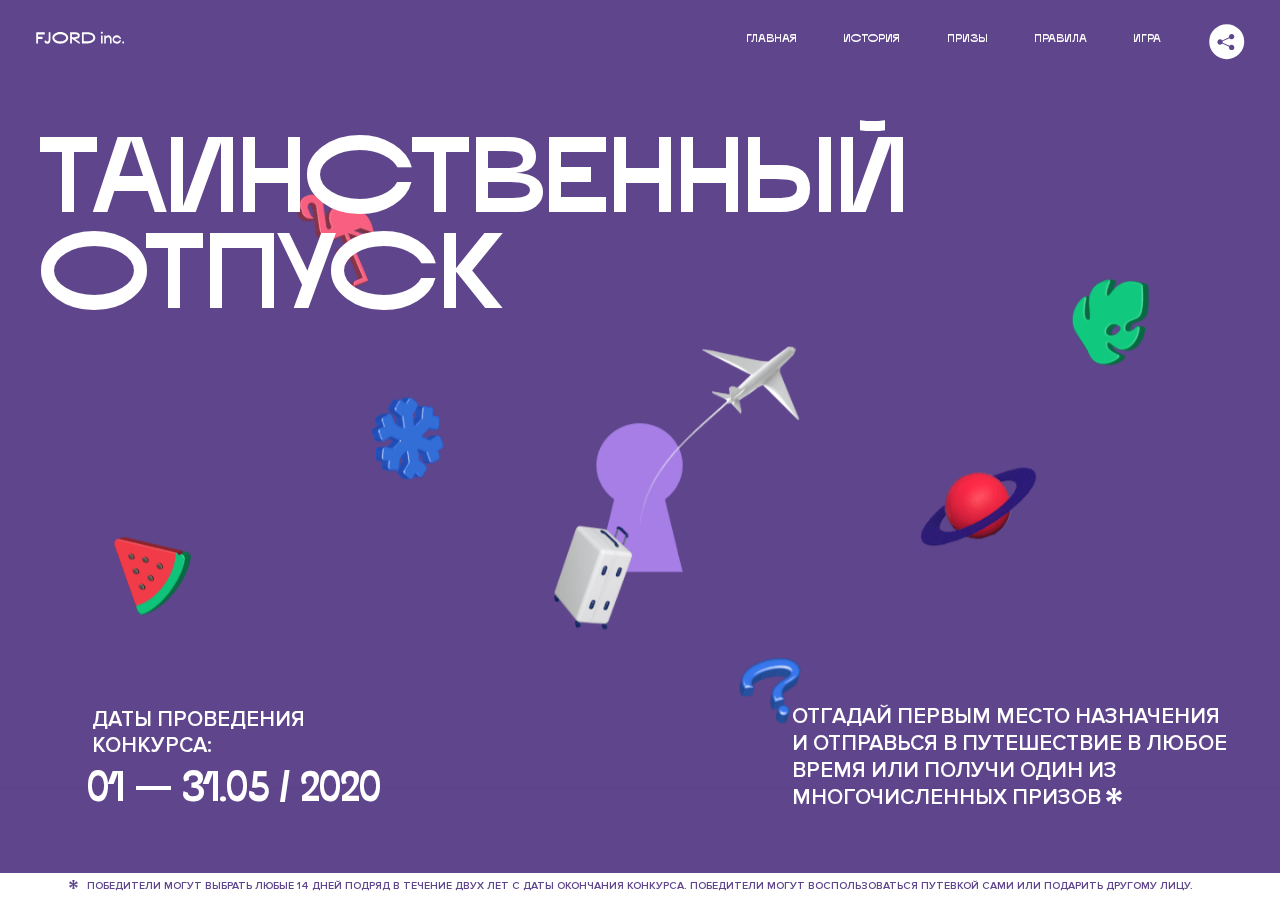
<file: 6/index.html>
<!DOCTYPE html>
<html lang="ru">
<head>
  <meta charset="UTF-8">
  <meta name="description" content="">
  <meta name="viewport" content="width=device-width, initial-scale=1.0">
  <meta http-equiv="X-UA-Compatible" content="ie=edge">
  <title>Mysterious Vacation</title>
  <link rel="stylesheet" href="css/style.min.css">
<link href="css/style.min.css" rel="stylesheet">  <base href="https://htmlacademy-animation.github.io/824625-magic-vacation-1/6/">
</head>
<body>

  <header class="page-header js-header">
    <div class="page-header__wrapper">
      <a href="#" class="page-header__logo js-header-logo" aria-label="Перейти на страницу FJORD.Inc">
        <svg width="100" height="15" viewBox="0 0 100 15" fill="none" xmlns="http://www.w3.org/2000/svg">
          <path d="M0.26 1.4V14H2.276V8.906H7.334V6.44H2.276V3.848H9.872V1.4H0.26ZM12.733 14.36C15.127 14.36 16.243 12.65 16.243 9.5V1.4H14.263V8.96C14.263 11.21 13.723 11.876 12.733 11.876C11.833 11.876 11.473 11.3 11.347 10.58L9.36702 10.94C9.63702 13.046 10.663 14.36 12.733 14.36ZM18.3918 7.7C18.3918 11.372 22.3878 14.36 27.3198 14.36C32.2518 14.36 36.2478 11.372 36.2478 7.7C36.2478 4.028 32.2518 1.04 27.3198 1.04C22.3878 1.04 18.3918 4.028 18.3918 7.7ZM20.6058 7.7C20.6058 5.378 23.6118 3.524 27.3198 3.524C30.9918 3.524 33.9798 5.378 33.9798 7.7C33.9798 10.004 30.9918 11.858 27.3198 11.858C23.6118 11.858 20.6058 10.004 20.6058 7.7ZM40.403 14V8.906H40.799L49.079 14.702V12.38L44.039 8.906H44.201C47.999 8.906 49.277 7.304 49.277 5.162C49.277 3.092 47.999 1.4 44.201 1.4H38.387V14H40.403ZM43.535 3.722C45.785 3.722 47.045 4.136 47.045 5.432C47.045 6.764 45.785 7.034 43.535 7.034H40.403V3.722H43.535ZM51.6936 1.382V14H57.8676C62.7456 14 66.7236 11.534 66.7236 7.7C66.7236 3.848 62.7456 1.382 57.8676 1.382H51.6936ZM53.7096 11.624V3.722H57.5436C61.5396 3.722 64.4916 5.018 64.4916 7.7C64.4916 10.238 61.5396 11.624 57.5436 11.624H53.7096ZM73.1832 14.018H74.9832V5H73.1832V14.018ZM72.9132 1.976C72.9132 2.57 73.3992 3.092 74.0832 3.092C74.7492 3.092 75.2352 2.57 75.2352 1.976C75.2352 1.382 74.7672 0.805999 74.0832 0.805999C73.3812 0.805999 72.9132 1.382 72.9132 1.976ZM76.7867 14H78.5687V9.104C78.7487 8.006 79.5947 6.962 81.0887 6.962C82.1147 6.962 83.2667 7.448 83.2667 9.554V14H85.0487V9.014C85.0487 6.152 83.2307 4.73 81.3587 4.73C79.9187 4.73 79.0727 5.558 78.5687 6.854V5H76.7867V14ZM90.9898 14.27C93.5098 14.27 95.3818 12.506 95.7238 10.328H94.0498C93.7258 11.3 92.6998 12.02 90.9898 12.02C88.8478 12.02 87.7678 10.922 87.7678 9.59C87.7678 8.24 88.8478 6.962 90.9898 6.962C92.7538 6.962 93.7978 7.844 94.0858 8.924H95.7418C95.4358 6.71 93.6178 4.73 90.9898 4.73C88.0918 4.73 86.1298 7.124 86.1298 9.59C86.1298 12.074 88.1278 14.27 90.9898 14.27ZM97.0693 12.938C97.0693 13.658 97.5553 14.144 98.2753 14.144C98.9953 14.144 99.4813 13.658 99.4813 12.938C99.4813 12.2 98.9953 11.714 98.2753 11.714C97.5553 11.714 97.0693 12.2 97.0693 12.938Z" fill="currentColor"></path>
        </svg>
      </a>
      <button class="page-header__toggler js-menu-toggler" type="button" aria-label="Управление мобильным меню"><span>Меню</span></button>
      <nav class="page-header__nav js-header-nav">
        <div class="page-header__menu js-menu" id="menu">
          <ul>
            <li>
              <a class="js-menu-link active" href="#top" data-href="top">главная</a>
            </li>
            <li>
              <a class="js-menu-link" href="#story" data-href="story">история</a>
            </li>
            <li>
              <a class="js-menu-link" href="#prizes" data-href="prizes">призы</a>
            </li>
            <li>
              <a class="js-menu-link" href="#rules" data-href="rules">правила</a>
            </li>
            <li>
              <a class="js-menu-link" href="#game" data-href="game">игра</a>
            </li>
          </ul>
        </div>
        <div class="page-header__social">
          <div class="social-block js-social-block">
            <button class="social-block__toggler" aria-label="Управлять блоком с социальными кнопками">
              <svg width="26" height="22" viewBox="0 0 27 22" fill="none" xmlns="http://www.w3.org/2000/svg">
                <path d="M19.6721 7.43664C21.6273 7.43664 23.213 5.85095 23.213 3.89566C23.213 1.94037 21.6273 0.354675 19.6721 0.354675C17.7168 0.354675 16.1311 1.94037 16.1311 3.89566C16.1311 4.19968 16.1728 4.49178 16.2458 4.77345L7.21751 8.95527C6.57519 8.05214 5.52303 7.46049 4.33078 7.46049C2.37549 7.46049 0.789795 9.04618 0.789795 11.0015C0.789795 12.9568 2.37549 14.5425 4.33078 14.5425C5.52303 14.5425 6.57668 13.9508 7.21751 13.0477L16.2458 17.2295C16.1743 17.5112 16.1311 17.8033 16.1311 18.1073C16.1311 20.0626 17.7168 21.6483 19.6721 21.6483C21.6273 21.6483 23.213 20.0626 23.213 18.1073C23.213 16.152 21.6273 14.5663 19.6721 14.5663C18.4798 14.5663 17.4262 15.158 16.7853 16.0611L7.75701 11.8793C7.82854 11.5976 7.87176 11.3055 7.87176 11.0015C7.87176 10.6974 7.83003 10.4053 7.75701 10.1237L16.7853 5.94186C17.4262 6.84499 18.4783 7.43664 19.6721 7.43664Z" fill="currentColor"></path>
              </svg>
            </button>
            <ul class="social-block__list">
              <li>
                <a class="social-block__link social-block__link--fb" href="#" aria-label="Мы на Facebook">
                  <svg width="8" height="17" viewBox="0 0 8 17" fill="none" xmlns="http://www.w3.org/2000/svg">
                    <path d="M4.24646 16.9899H1.09275L1.05793 8.49828H0V5.30707H1.05793V3.81124C1.05793 1.42084 2.57654 0 5.21735 0H7.41758V3.18585H5.30841C4.28262 3.18585 4.2478 3.48582 4.2478 4.24914V5.30707H7.42964L7.16716 8.49828H4.2478V16.9899H4.24646Z" fill="currentColor"></path>
                  </svg>
                </a>
              </li>
              <li>
                <a class="social-block__link social-block__link--insta" href="#" aria-label="Мы в Instagram">
                  <svg width="15" height="15" viewBox="0 0 15 15" fill="none" xmlns="http://www.w3.org/2000/svg">
                    <path d="M11.0197 0H4.19806C2.14246 0 0.471191 1.66993 0.471191 3.72285V10.5499C0.471191 12.6082 2.14112 14.2727 4.19806 14.2727H11.0197C13.0753 14.2727 14.7466 12.6082 14.7466 10.5499V3.72285C14.7466 1.67127 13.0753 0 11.0197 0ZM11.0197 12.4849H4.19806C3.13076 12.4849 2.26432 11.6158 2.26432 10.5512V3.72419C2.26432 2.65956 3.13076 1.79715 4.19806 1.79715H11.0197C12.087 1.79715 12.9535 2.6609 12.9535 3.72419V10.5512C12.9535 11.6145 12.087 12.4849 11.0197 12.4849Z" fill="currentColor"></path>
                    <path d="M7.60887 3.11084C5.38989 3.11084 3.58203 4.9187 3.58203 7.14036C3.58203 9.35532 5.38989 11.1645 7.60887 11.1645C9.83053 11.1645 11.6357 9.35666 11.6357 7.14036C11.6357 4.9187 9.83053 3.11084 7.60887 3.11084ZM7.60887 9.36871C6.37551 9.36871 5.37784 8.37372 5.37784 7.14036C5.37784 5.90699 6.37551 4.90665 7.60887 4.90665C8.83822 4.90665 9.84259 5.90833 9.84259 7.14036C9.84392 8.37238 8.83822 9.36871 7.60887 9.36871Z" fill="currentColor"></path>
                    <path d="M11.3573 2.35962C10.8256 2.35962 10.3931 2.79752 10.3931 3.32381C10.3931 3.85546 10.8256 4.29336 11.3573 4.29336C11.8862 4.29336 12.3215 3.85546 12.3215 3.32381C12.3215 2.79752 11.8862 2.35962 11.3573 2.35962Z" fill="currentColor"></path>
                  </svg>
                </a>
              </li>
              <li>
                <a class="social-block__link social-block__link--vk" href="#" aria-label="Мы ВКонтакте">
                  <svg width="17" height="10" viewBox="0 0 17 10" fill="none" xmlns="http://www.w3.org/2000/svg">
                    <path d="M14.1234 4.9002C14.1234 4.9002 16.3623 1.72708 16.5866 0.680242C16.6595 0.312285 16.4947 0.103188 16.1069 0.103188C16.1069 0.103188 14.8193 0.103188 14.168 0.103188C13.7235 0.103188 13.5587 0.293278 13.4235 0.579768C13.4235 0.579768 12.3724 2.82553 11.0969 4.24712C10.6861 4.70333 10.4781 4.84318 10.2511 4.84318C10.0646 4.84318 9.98625 4.6911 9.98625 4.27834V0.649016C9.98625 0.147997 9.92545 0.00135496 9.5066 0.00135496H6.39628C6.15578 0.00135496 6.0085 0.134417 6.0085 0.324506C6.0085 0.801084 6.73406 0.908351 6.73406 2.20231V4.87305C6.73406 5.40529 6.70569 5.61575 6.45303 5.61575C5.78016 5.61575 4.19528 3.30618 3.30623 0.678887C3.12923 0.145282 2.93737 0 2.43475 0H0.486409C0.205373 0 0 0.190085 0 0.476576C0 0.991172 0.60666 3.40801 2.99277 6.64358C4.59927 8.8201 6.70569 10 8.60269 10C9.76196 10 10.0416 9.80312 10.0416 9.31432V7.63883C10.0416 7.22607 10.2065 7.04956 10.4429 7.04956C10.7078 7.04956 11.1847 7.13238 12.2805 8.22268C13.5843 9.47862 13.6762 10 14.3896 10H16.5676C16.7919 10 17 9.89273 17 9.52342C17 9.02919 16.3623 8.15343 15.384 7.10659C14.9801 6.56755 14.3302 5.98914 14.1248 5.72301C13.8275 5.40801 13.9154 5.23014 14.1234 4.9002Z" fill="currentColor"></path>
                  </svg>
                </a>
              </li>
            </ul>
          </div>
        </div>
      </nav>
    </div>
  </header>

  <main class="page-content">

    <section class="animation-screen"></section>

    <section class="screen screen--hidden screen--intro js-scrollspy" id="top">
      <div class="screen__wrapper">
        <div class="intro">
          <h1 class="intro__title">Таинственный отпуск</h1>
          <div class="intro__content">
            <div class="intro__info">
              <p class="intro__label">Даты проведения конкурса:</p>
              <p class="intro__date">01 — 31.05 / 2020</p>
            </div>
            <div class="intro__message">
              <p>
                Отгадай первым место назначения и&nbsp;отправься в&nbsp;путешествие в&nbsp;любое время или получи один из многочисленных призов
                <svg width="16" height="16" viewBox="0 0 10 10" fill="none" xmlns="http://www.w3.org/2000/svg">
                  <path d="M0 6.35337L3.90271 4.99012L0 3.64663L1.34615 1.32374L4.44287 4.01073L3.67364 0H6.34615L5.57692 4.01073L8.65385 1.32374L10 3.64663L6.13405 4.99012L10 6.35337L8.65385 8.65651L5.57692 5.98927L6.34615 10H3.67364L4.44287 5.96952L1.34615 8.65651L0 6.35337Z" fill="currentColor"></path>
                </svg>
              </p>
            </div>
          </div>
        </div>
      </div>
      <div class="screen__footer js-footer">
        <button class="screen__footer-enlarge js-footer-toggler" type="button" aria-label="Показать сообщение">
          <svg width="10" height="10" viewBox="0 0 10 10" fill="none" xmlns="http://www.w3.org/2000/svg">
            <path d="M0 6.35337L3.90271 4.99012L0 3.64663L1.34615 1.32374L4.44287 4.01073L3.67364 0H6.34615L5.57692 4.01073L8.65385 1.32374L10 3.64663L6.13405 4.99012L10 6.35337L8.65385 8.65651L5.57692 5.98927L6.34615 10H3.67364L4.44287 5.96952L1.34615 8.65651L0 6.35337Z" fill="currentColor"></path>
          </svg>
        </button>
        <button class="screen__footer-collapse js-footer-toggler" type="button" aria-label="Скрыть сообщение">
          <svg width="13" height="13" viewBox="0 0 13 13" fill="none" xmlns="http://www.w3.org/2000/svg">
            <line x1="12.3536" y1="0.353553" x2="0.738349" y2="11.9688" stroke="currentColor"></line>
            <line x1="0.738319" y1="0.539925" x2="12.3535" y2="12.1551" stroke="currentColor"></line>
          </svg>
        </button>
        <div class="screen__footer-wrapper">
          <div class="screen__footer-announce">
            <p class="screen__footer-label">Даты проведения конкурса:</p>
            <p class="screen__footer-date">01 — 31.05 / 2020</p>
          </div>
          <div class="screen__footer-note">
            <p>
              <svg width="10" height="10" viewBox="0 0 10 10" fill="none" xmlns="http://www.w3.org/2000/svg">
                <path d="M0 6.35337L3.90271 4.99012L0 3.64663L1.34615 1.32374L4.44287 4.01073L3.67364 0H6.34615L5.57692 4.01073L8.65385 1.32374L10 3.64663L6.13405 4.99012L10 6.35337L8.65385 8.65651L5.57692 5.98927L6.34615 10H3.67364L4.44287 5.96952L1.34615 8.65651L0 6.35337Z" fill="currentColor"></path>
              </svg>
              <span>Победители могут выбрать любые 14 дней подряд в&nbsp;течение двух лет с&nbsp;даты окончания конкурса. Победители могут воспользоваться путевкой сами или подарить другому лицу.</span>
            </p>
          </div>
        </div>
      </div>
    </section>

    <section class="screen screen--hidden screen--story js-scrollspy" id="story">

      <div class="slider swiper-container js-slider">

        <div class="swiper-wrapper">

          <div class="slider__item swiper-slide">
            <h2 class="slider__item-title">История</h2>
            <p class="slider__item-text">Джеймс Таргет был основателем компании &laquo;Fjord Inc.&raquo;. С&nbsp;1965 года &laquo;Fjord Inc.&raquo; прославилась надёжными и&nbsp;удобными чемоданами и&nbsp;аксессуарами для туристов.</p>
          </div>

          <div class="slider__item swiper-slide">
            <p class="slider__item-text">Когда Джеймсу было 7&nbsp;лет, в&nbsp;их&nbsp;доме гостил дядюшка и&nbsp;развлекал детей рассказами о&nbsp;своей поездке в&nbsp;место, показавшееся малышу Таргету невероятным. Тогда Джеймс решил, что однажды посетит его, но&nbsp;не&nbsp;будет рассказывать о&nbsp;мечте, пока не&nbsp;осуществит.</p>
          </div>

          <div class="slider__item swiper-slide">
            <p class="slider__item-text">Джеймс Таргет стал увлеченным путешественником. Он&nbsp;посетил 5&nbsp;континентов, 126&nbsp;стран.</p>
          </div>

          <div class="slider__item swiper-slide">
            <p class="slider__item-text">Он&nbsp;сплавлялся по&nbsp;Амазонке и&nbsp;погружался в&nbsp;пещеры Франции, медитировал в&nbsp;горах Тибета и&nbsp;пожимал руку вождя племени Акугауа.</p>
          </div>

          <div class="slider__item swiper-slide">
            <p class="slider__item-text">Из&nbsp;своих поездок Джеймс Таргет привозил идеи, как сделать свои чемоданы &laquo;Fjord Inc.&raquo; удобными и&nbsp;приспособленными к&nbsp;разным дорожным условиям.</p>
          </div>

          <div class="slider__item swiper-slide">
            <p class="slider__item-text">Всё это время Джеймс не&nbsp;оставлял идею поездки своей мечты. Однако, как только он&nbsp;брался за&nbsp;планирование, возникали препятствия, не&nbsp;позволяющие отправиться туда.</p>
          </div>

          <div class="slider__item swiper-slide">
            <p class="slider__item-text">В&nbsp;возрасте 67&nbsp;лет Джеймс Таргет попал под лавину и&nbsp;погиб. В&nbsp;своём завещании он&nbsp;поручил отправить в&nbsp;заветное путешествие трёх смельчаков, единых с&nbsp;ним духом.</p>
          </div>

          <div class="slider__item swiper-slide">
            <p class="slider__item-text">Тех, кто сможет узнать таинственное место, задавая вопросы специально обученному ИИ&nbsp;&laquo;Соне&raquo;, ждет фантастическое путешествие.</p>
          </div>
        </div>
        <div class="slider__controls">
          <button class="slider__control slider__control--prev js-control-prev" type="button" aria-label="Показать предыдущую историю">
            <svg width="12" height="22" viewBox="0 0 12 22" fill="none" xmlns="http://www.w3.org/2000/svg">
              <path d="M11 1L1 11L11 21" stroke="currentColor" stroke-width="2" stroke-linejoin="round"></path>
            </svg>
          </button>
          <button class="slider__control slider__control--next js-control-next" type="button" aria-label="Показать следующую историю">
            <svg width="12" height="22" viewBox="0 0 12 22" fill="none" xmlns="http://www.w3.org/2000/svg">
              <path d="M1 1L11 11L1 21" stroke="currentColor" stroke-width="2" stroke-linejoin="round"></path>
            </svg>
          </button>
        </div>
        <div class="slider__pagination swiper-pagination"></div>
      </div>
    </section>

    <section class="screen screen--hidden screen--prizes js-scrollspy" id="prizes">
      <div class="screen__wrapper">
        <div class="prizes">
          <h2 class="prizes__title">ПРизы</h2>
          <div class="prizes__lead">
            <p>Найди ответ и&nbsp;получи один из&nbsp;призов:</p>
          </div>
          <ul class="prizes__list">
            <li class="prizes__item prizes__item--journeys">
              <div class="prizes__icon">
                <picture>
                  <source srcset="img/prize1-mob.svg" media="(orientation: portrait)">
                  <img src="img/prize1.svg" alt="">
                </picture>
              </div>
              <p class="prizes__desc">
                <b>3</b>
                <span>загадочных путешествия</span>
              </p>
            </li>
            <li class="prizes__item prizes__item--cases">
              <div class="prizes__icon">
                <picture>
                  <source srcset="img/prize2-mob.svg" media="(orientation: portrait)">
                  <img src="img/prize2.svg" alt="">
                </picture>
              </div>
              <p class="prizes__desc">
                <b>7</b>
                <span>надежных чемоданов</span>
              </p>
            </li>
            <li class="prizes__item prizes__item--codes">
              <div class="prizes__icon">
                <picture>
                  <source srcset="img/prize3-mob.svg" media="(orientation: portrait)">
                  <img src="img/prize3.svg" alt="">
                </picture>
              </div>
              <p class="prizes__desc">
                <b>900</b>
                <span>
                  промокодов на&nbsp;скидку 15%
                  <svg width="10" height="10" viewBox="0 0 10 10" fill="none" xmlns="http://www.w3.org/2000/svg">
                    <path d="M0 6.35337L3.90271 4.99012L0 3.64663L1.34615 1.32374L4.44287 4.01073L3.67364 0H6.34615L5.57692 4.01073L8.65385 1.32374L10 3.64663L6.13405 4.99012L10 6.35337L8.65385 8.65651L5.57692 5.98927L6.34615 10H3.67364L4.44287 5.96952L1.34615 8.65651L0 6.35337Z" fill="currentColor"></path>
                  </svg>
                </span>
              </p>
            </li>
          </ul>
        </div>
      </div>
      <div class="screen__footer js-footer">
        <button class="screen__footer-enlarge js-footer-toggler" type="button" aria-label="Показать сообщение">
          <svg width="10" height="10" viewBox="0 0 10 10" fill="none" xmlns="http://www.w3.org/2000/svg">
            <path d="M0 6.35337L3.90271 4.99012L0 3.64663L1.34615 1.32374L4.44287 4.01073L3.67364 0H6.34615L5.57692 4.01073L8.65385 1.32374L10 3.64663L6.13405 4.99012L10 6.35337L8.65385 8.65651L5.57692 5.98927L6.34615 10H3.67364L4.44287 5.96952L1.34615 8.65651L0 6.35337Z" fill="currentColor"></path>
          </svg>
        </button>
        <button class="screen__footer-collapse js-footer-toggler" type="button" aria-label="Скрыть сообщение">
          <svg width="13" height="13" viewBox="0 0 13 13" fill="none" xmlns="http://www.w3.org/2000/svg">
            <line x1="12.3536" y1="0.353553" x2="0.738349" y2="11.9688" stroke="currentColor"></line>
            <line x1="0.738319" y1="0.539925" x2="12.3535" y2="12.1551" stroke="currentColor"></line>
          </svg>
        </button>
        <div class="screen__footer-wrapper">
          <div class="screen__footer-announce">
            <p class="screen__footer-label">Даты проведения конкурса:</p>
            <p class="screen__footer-date">01 — 31.05 / 2020</p>
          </div>
          <div class="screen__footer-note">
            <p>
              <svg width="10" height="10" viewBox="0 0 10 10" fill="none" xmlns="http://www.w3.org/2000/svg">
                <path d="M0 6.35337L3.90271 4.99012L0 3.64663L1.34615 1.32374L4.44287 4.01073L3.67364 0H6.34615L5.57692 4.01073L8.65385 1.32374L10 3.64663L6.13405 4.99012L10 6.35337L8.65385 8.65651L5.57692 5.98927L6.34615 10H3.67364L4.44287 5.96952L1.34615 8.65651L0 6.35337Z" fill="currentColor"></path>
              </svg>
              <span>Скидка&nbsp;15% на&nbsp;единоразовое приобретение путёвки с&nbsp;1&nbsp;июня 2020 по&nbsp;31&nbsp;мая 2022&nbsp;года. Суммируется с&nbsp;другими акциями</span>
            </p>
          </div>
        </div>
      </div>
    </section>

    <section class="screen screen--hidden screen--rules js-scrollspy" id="rules">
      <div class="screen__wrapper">
        <div class="rules">
          <h2 class="rules__title">Правила</h2>
          <div class="rules__lead">
            <p>Для того чтобы получить наследство Джеймса Таргета, тебе нужно выведать у&nbsp;&laquo;Сони&raquo;, куда предстоит отправиться тебе в&nbsp;случае победы</p>
          </div>
          <ol class="rules__list">
            <li class="rules__item">
              <p>Тебе отводится <br>5&nbsp;минут</p>
            </li>
            <li class="rules__item">
              <p>Задавай любые вопросы в&nbsp;текстовом поле</p>
            </li>
            <li class="rules__item">
              <p>Нажимай кнопку &laquo;Узнать&raquo;, чтобы получить ответ</p>
            </li>
            <li class="rules__item">
              <p>&laquo;Соня&raquo; может отвечать только&nbsp;Да или Нет</p>
            </li>
          </ol>
          <a href="#game" class="rules__link btn">Погнали!</a>
        </div>
      </div>
      <div class="screen__disclaimer">
        <div class="disclaimer">
          <ul>
            <li>
              <a href="#">Правовая информация</a>
            </li>
            <li>
              <a href="#">Подробные правила</a>
            </li>
          </ul>
        </div>
      </div>
    </section>

    <section class="screen screen--hidden screen--game js-scrollspy" id="game">
      <div class="screen__wrapper">
        <div class="game">
          <div class="game__header">
            <h2 class="game__title">Игра</h2>
            <div class="game__counter">
              <span>05</span>:<span>00</span>
            </div>
          </div>
          <div class="game__body">
            <div class="chat">
              <div class="chat__body js-chat">
                <ul class="chat__list" id="messages"></ul>
              </div>
              <div class="chat__footer">
                <form action="#" method="post" class="form" id="message-form">
                  <label for="message-field" class="visually-hidden">Поле для ввода вопроса</label>
                  <input type="text" class="form__field" id="message-field">
                  <button class="form__button btn">
                    Узнать
                    <svg width="18" height="19" viewBox="0 0 18 19" fill="none" xmlns="http://www.w3.org/2000/svg">
                      <path stroke="currentColor" stroke-width="2" d="M9 19V1"></path>
                      <path d="M1 9l8-8 8 8" stroke="currentColor" stroke-width="2" stroke-linejoin="round"></path>
                    </svg>
                  </button>
                </form>
              </div>
            </div>
          </div>
          <!-- временные кнопки для показа результата -->
          <div class="game__buttons">
            <button class="game__button btn js-show-result" type="button" data-target="result">Положительный результат</button>
            <button class="game__button btn js-show-result" type="button" data-target="result2">Положительный результат - 2</button>
            <button class="game__button btn js-show-result" type="button" data-target="result3">Отрицательный результат</button>
          </div>
        </div>
      </div>
    </section>

    <section class="screen screen--hidden screen--result" id="result">
      <div class="screen__wrapper">
        <div class="result result--trip">
          <div class="result__image">
            <picture>
              <source srcset="img/result1-mob.png 1x, img/result1-mob@2x.png 2x" media="(max-width: 768px) and (orientation: portrait)">
              <img src="img/result1.png" srcset="img/result1@2x.png 2x" alt="">
            </picture>
          </div>
          <h2 class="result__title">
            <span class="visually-hidden">ПОбеда!</span>
            <svg xmlns="http://www.w3.org/2000/svg" viewBox="0 0 568.85 109.24">
              <path d="M16,24.44V92H2.6V8H75V92H61.52V24.44H16Z" transform="translate(-2.1 -1.5)" fill="none" stroke="currentColor"></path>
              <path d="M148.76,5.6c32.88,0,59.52,19.92,59.52,44.4s-26.64,44.4-59.52,44.4S89.24,74.48,89.24,50,115.88,5.6,148.76,5.6Zm0,72.12c24.48,0,44.4-12.36,44.4-27.72s-19.92-27.84-44.4-27.84C124,22.16,104,34.52,104,50S124,77.72,148.76,77.72Z" transform="translate(-2.1 -1.5)" fill="none" stroke="currentColor"></path>
              <path d="M287.36,8V24.44H236v14.4h25.32c25.44,0,34,11.16,34,26.52,0,15.6-8.52,26.64-34,26.64H222.56V8h64.8ZM256.88,76.52c15.12,0,23.52-2,23.52-11.52S272,54.44,256.88,54.44H236V76.52h20.88Z" transform="translate(-2.1 -1.5)" fill="none" stroke="currentColor"></path>
              <path d="M371.47,8V24.44H320.84V41.6h33.6V58h-33.6V75.56h50.64V92H307.4V8h64.08Z" transform="translate(-2.1 -1.5)" fill="none" stroke="currentColor"></path>
              <path d="M382.39,110.24V75.56h7.44c4.56-4.68,7.8-18.36,8.76-56L399,8h48.6V75.56h10v34.68H442.87V92H397v18.24H382.39Zm51.72-34.68V24.44H411.55v3.12c-0.48,22.44-3.24,37.68-7.2,48h29.76Z" transform="translate(-2.1 -1.5)" fill="none" stroke="currentColor"></path>
              <path d="M463.75,92l28-84h27.12l28.08,84H533.47l-7.8-23.52h-37.8L480.07,92H463.75Zm56.64-40L507,11.84,493.51,52h26.88Z" transform="translate(-2.1 -1.5)" fill="none" stroke="currentColor"></path>
              <path d="M554.12,70.4L555.55,2H569l1.44,68.4H554.12Zm8.28,6.36c4.8,0,8,3.24,8,8.16a8,8,0,1,1-16.08,0C554.35,80,557.59,76.76,562.39,76.76Z" transform="translate(-2.1 -1.5)" fill="none" stroke="currentColor"></path>
            </svg>
          </h2>
          <div class="result__text">
            <p>ты&nbsp;отправляешься в&nbsp;Арктику!</p>
          </div>
          <div class="result__form">
            <form action="#" method="post" class="form form--result">
              <label for="email-field" class="form__label">зарегистрируй результат</label>
              <input type="email" class="form__field" id="email-field" placeholder="e-mail для регистации результата и получения приза" required="">
              <button class="form__button btn">
                отправить
                <svg width="18" height="19" viewBox="0 0 18 19" fill="none" xmlns="http://www.w3.org/2000/svg">
                  <path stroke="currentColor" stroke-width="2" d="M9 19V1"></path>
                  <path d="M1 9l8-8 8 8" stroke="currentColor" stroke-width="2" stroke-linejoin="round"></path>
                </svg>
              </button>
            </form>
          </div>
        </div>
      </div>
    </section>

    <section class="screen screen--hidden screen--result" id="result2">
      <div class="screen__wrapper">
        <div class="result result--prize">
          <div class="result__image">
            <picture>
              <source srcset="img/result2-mob.png 1x, img/result2-mob@2x.png 2x" media="(max-width: 768px) and (orientation: portrait)">
              <img src="img/result2.png" srcset="img/result2@2x.png 2x" alt="">
            </picture>
          </div>
          <h2 class="result__title">
            <span class="visually-hidden">ПОбеда!</span>
            <svg xmlns="http://www.w3.org/2000/svg" viewBox="0 0 568.85 109.24">
              <path d="M16,24.44V92H2.6V8H75V92H61.52V24.44H16Z" transform="translate(-2.1 -1.5)" fill="none" stroke="currentColor"></path>
              <path d="M148.76,5.6c32.88,0,59.52,19.92,59.52,44.4s-26.64,44.4-59.52,44.4S89.24,74.48,89.24,50,115.88,5.6,148.76,5.6Zm0,72.12c24.48,0,44.4-12.36,44.4-27.72s-19.92-27.84-44.4-27.84C124,22.16,104,34.52,104,50S124,77.72,148.76,77.72Z" transform="translate(-2.1 -1.5)" fill="none" stroke="currentColor"></path>
              <path d="M287.36,8V24.44H236v14.4h25.32c25.44,0,34,11.16,34,26.52,0,15.6-8.52,26.64-34,26.64H222.56V8h64.8ZM256.88,76.52c15.12,0,23.52-2,23.52-11.52S272,54.44,256.88,54.44H236V76.52h20.88Z" transform="translate(-2.1 -1.5)" fill="none" stroke="currentColor"></path>
              <path d="M371.47,8V24.44H320.84V41.6h33.6V58h-33.6V75.56h50.64V92H307.4V8h64.08Z" transform="translate(-2.1 -1.5)" fill="none" stroke="currentColor"></path>
              <path d="M382.39,110.24V75.56h7.44c4.56-4.68,7.8-18.36,8.76-56L399,8h48.6V75.56h10v34.68H442.87V92H397v18.24H382.39Zm51.72-34.68V24.44H411.55v3.12c-0.48,22.44-3.24,37.68-7.2,48h29.76Z" transform="translate(-2.1 -1.5)" fill="none" stroke="currentColor"></path>
              <path d="M463.75,92l28-84h27.12l28.08,84H533.47l-7.8-23.52h-37.8L480.07,92H463.75Zm56.64-40L507,11.84,493.51,52h26.88Z" transform="translate(-2.1 -1.5)" fill="none" stroke="currentColor"></path>
              <path d="M554.12,70.4L555.55,2H569l1.44,68.4H554.12Zm8.28,6.36c4.8,0,8,3.24,8,8.16a8,8,0,1,1-16.08,0C554.35,80,557.59,76.76,562.39,76.76Z" transform="translate(-2.1 -1.5)" fill="none" stroke="currentColor"></path>
            </svg>
          </h2>
          <div class="result__text">
            <p>чемодан &laquo;Fjord&nbsp;Inc.&raquo;&nbsp;твой</p>
          </div>
          <div class="result__form">
            <form action="#" method="post" class="form form--result">
              <label for="email-field2" class="form__label">зарегистрируй результат</label>
              <input type="email" class="form__field" id="email-field2" placeholder="e-mail для регистации результата и получения приза" required="">
              <button class="form__button btn">
                отправить
                <svg width="18" height="19" viewBox="0 0 18 19" fill="none" xmlns="http://www.w3.org/2000/svg">
                  <path stroke="currentColor" stroke-width="2" d="M9 19V1"></path>
                  <path d="M1 9l8-8 8 8" stroke="currentColor" stroke-width="2" stroke-linejoin="round"></path>
                </svg>
              </button>
            </form>
          </div>
        </div>
      </div>
    </section>

    <section class="screen screen--hidden screen--result" id="result3">
      <div class="screen__wrapper">
        <div class="result result--negative">
          <div class="result__image">
            <picture>
              <source srcset="img/result3-mob.png 1x, img/result3-mob@2x.png 2x" media="(max-width: 768px) and (orientation: portrait)">
              <img src="img/result3.png" srcset="img/result3@2x.png 2x" alt="">
            </picture>
          </div>
          <h2 class="result__title">
            <span class="visually-hidden">Не угадал!</span>
            <svg xmlns="http://www.w3.org/2000/svg" viewBox="0 0 660.77 109.24">
              <path d="M2.66,92V8H16.1V42.2H53.3V8H66.74V92H53.3V58.64H16.1V92H2.66Z" transform="translate(-2.16 -1.5)" fill="none" stroke="currentColor"></path>
              <path d="M147.62,8V24.44H97V41.6h33.6V58H97V75.56h50.64V92H83.54V8h64.08Z" transform="translate(-2.16 -1.5)" fill="none" stroke="currentColor"></path>
              <path d="M199.22,8l20.52,42.36L235.34,8h16.44l-31,84H204.38l9.48-25.92L185.78,8h13.44Z" transform="translate(-2.16 -1.5)" fill="none" stroke="currentColor"></path>
              <path d="M273.74,24.44V92H260.3V8h50.16V24.44H273.74Z" transform="translate(-2.16 -1.5)" fill="none" stroke="currentColor"></path>
              <path d="M307.1,92l28-84h27.12l28.08,84H376.82L369,68.48h-37.8L323.42,92H307.1Zm56.64-40L350.3,11.84,336.86,52h26.88Z" transform="translate(-2.16 -1.5)" fill="none" stroke="currentColor"></path>
              <path d="M396.38,110.24V75.56h7.44c4.56-4.68,7.8-18.36,8.76-56L412.94,8h48.6V75.56h10v34.68H456.86V92H411v18.24H396.38ZM448.1,75.56V24.44H425.54v3.12c-0.48,22.44-3.24,37.68-7.2,48H448.1Z" transform="translate(-2.16 -1.5)" fill="none" stroke="currentColor"></path>
              <path d="M477.74,92l28-84h27.12L560.9,92H547.46l-7.8-23.52h-37.8L494.06,92H477.74Zm56.64-40-13.44-40.2L507.5,52h26.88Z" transform="translate(-2.16 -1.5)" fill="none" stroke="currentColor"></path>
              <path d="M568.7,76.88a13.77,13.77,0,0,0,5,1c6.6,0,10.44-6.24,12-58.32L586.22,8h46.2V92H619V24.44H598.82l-0.12,3.12C597.14,81,589,94.4,573.74,94.4a28.55,28.55,0,0,1-6.72-.84Z" transform="translate(-2.16 -1.5)" fill="none" stroke="currentColor"></path>
              <path d="M646.1,70.4L647.54,2H661l1.44,68.4H646.1Zm8.28,6.36c4.8,0,8,3.24,8,8.16a8,8,0,0,1-16.08,0C646.34,80,649.58,76.76,654.38,76.76Z" transform="translate(-2.16 -1.5)" fill="none" stroke="currentColor"></path>
            </svg>
          </h2>
          <button class="result__button js-play" type="button">
            не сдавайся!
            <span>
              <svg width="27" height="22" viewBox="0 0 27 22" fill="none" xmlns="http://www.w3.org/2000/svg">
                <path d="M10.6899 1.47998C5.42992 1.47998 1.16992 5.73998 1.16992 11C1.16992 16.26 5.42992 20.52 10.6899 20.52C15.9499 20.52 20.2099 16.26 20.2099 11V7.13998" stroke="currentColor" stroke-width="2" stroke-miterlimit="10"></path>
                <path d="M15.1099 12.5099L20.1499 7.13989L25.3099 12.6299" stroke="currentColor" stroke-width="2" stroke-miterlimit="10" stroke-linejoin="round"></path>
              </svg>
            </span>
          </button>
        </div>
      </div>
    </section>

  </main>

<script src="js/script.js"></script></body>
</html>
</file>
